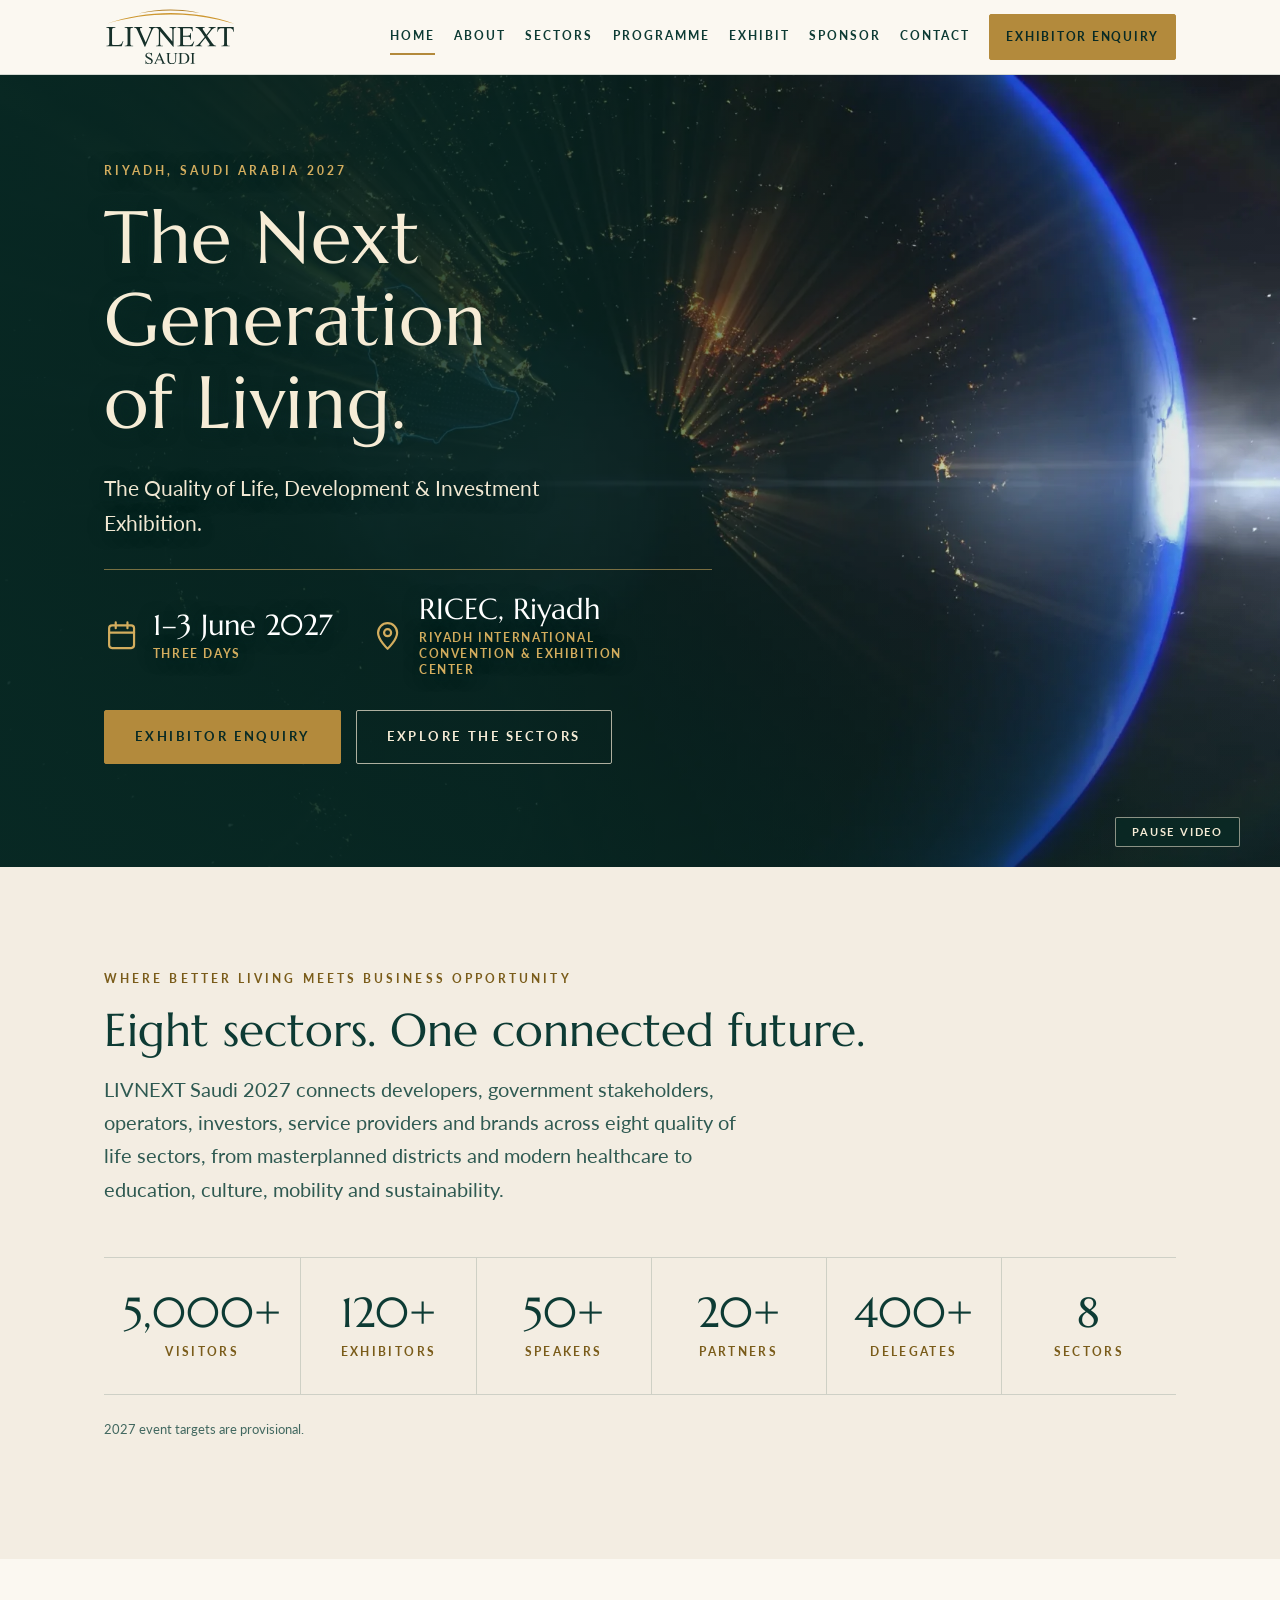
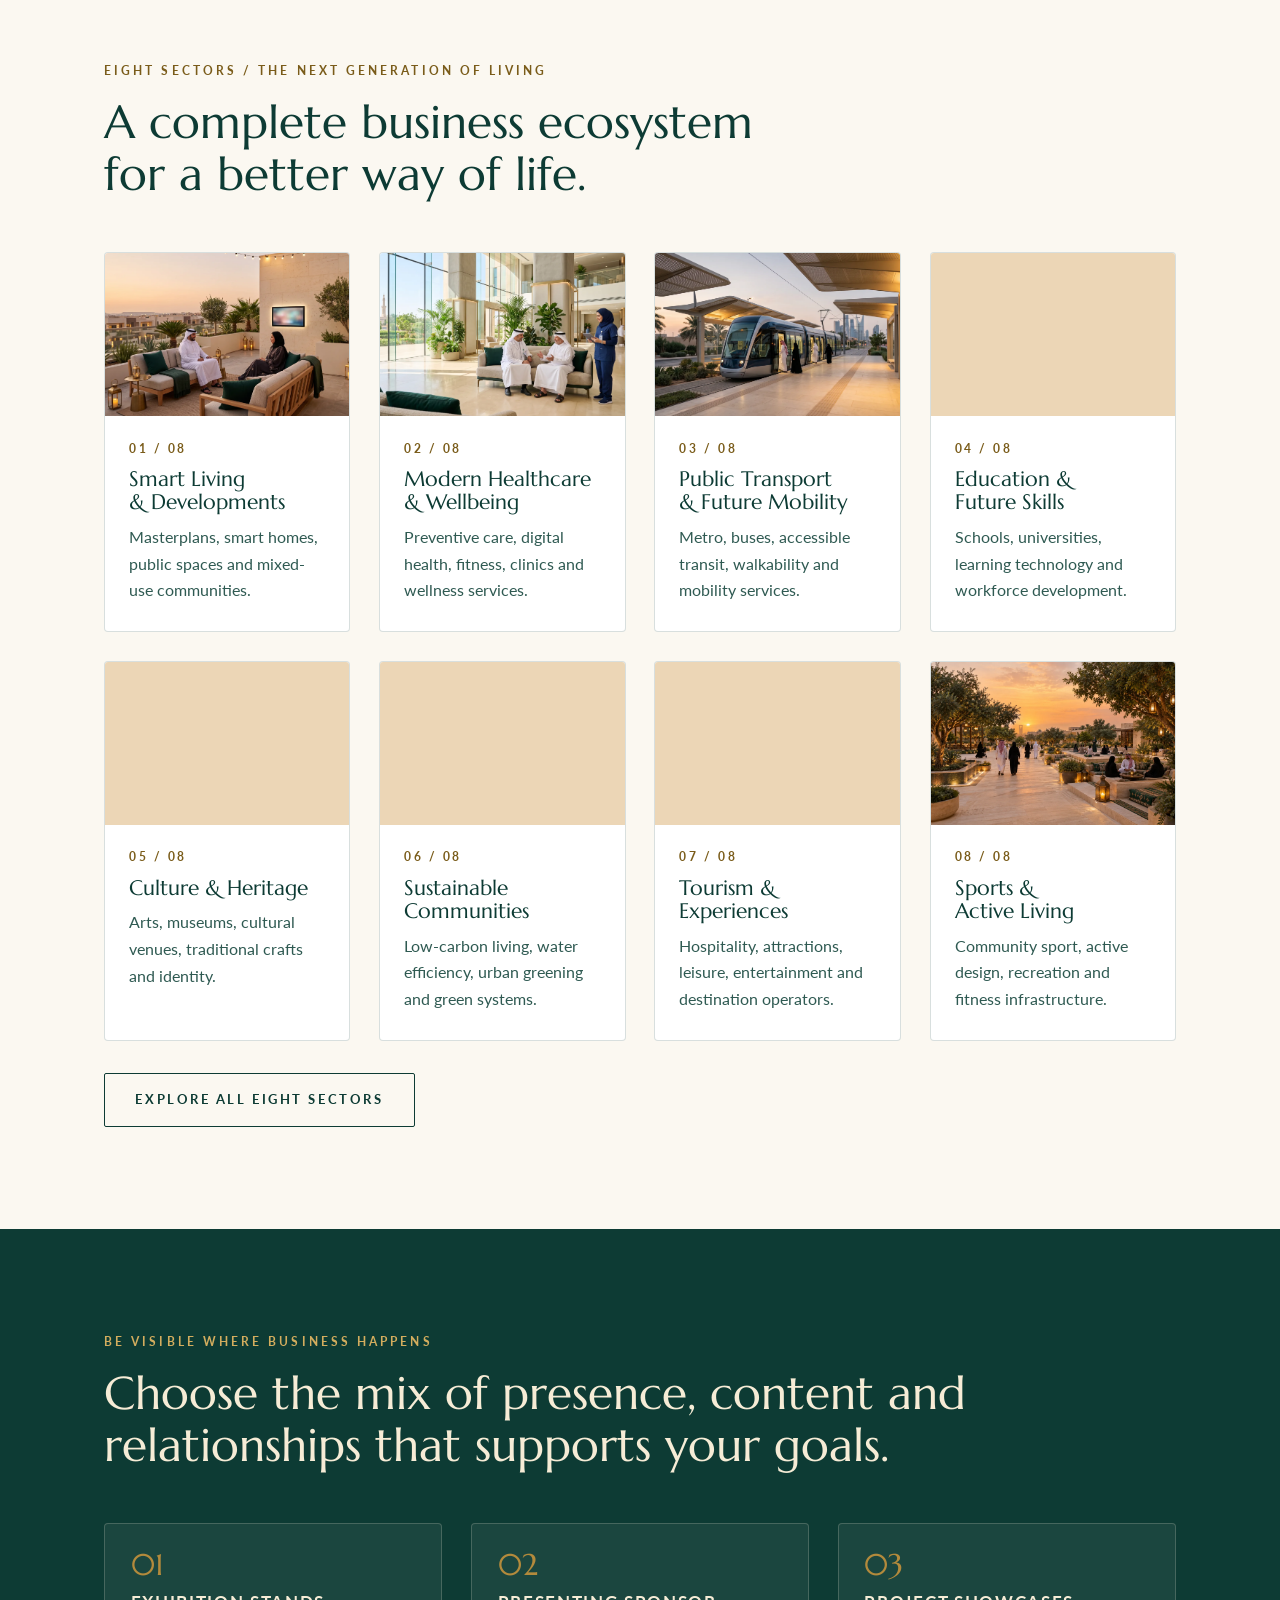
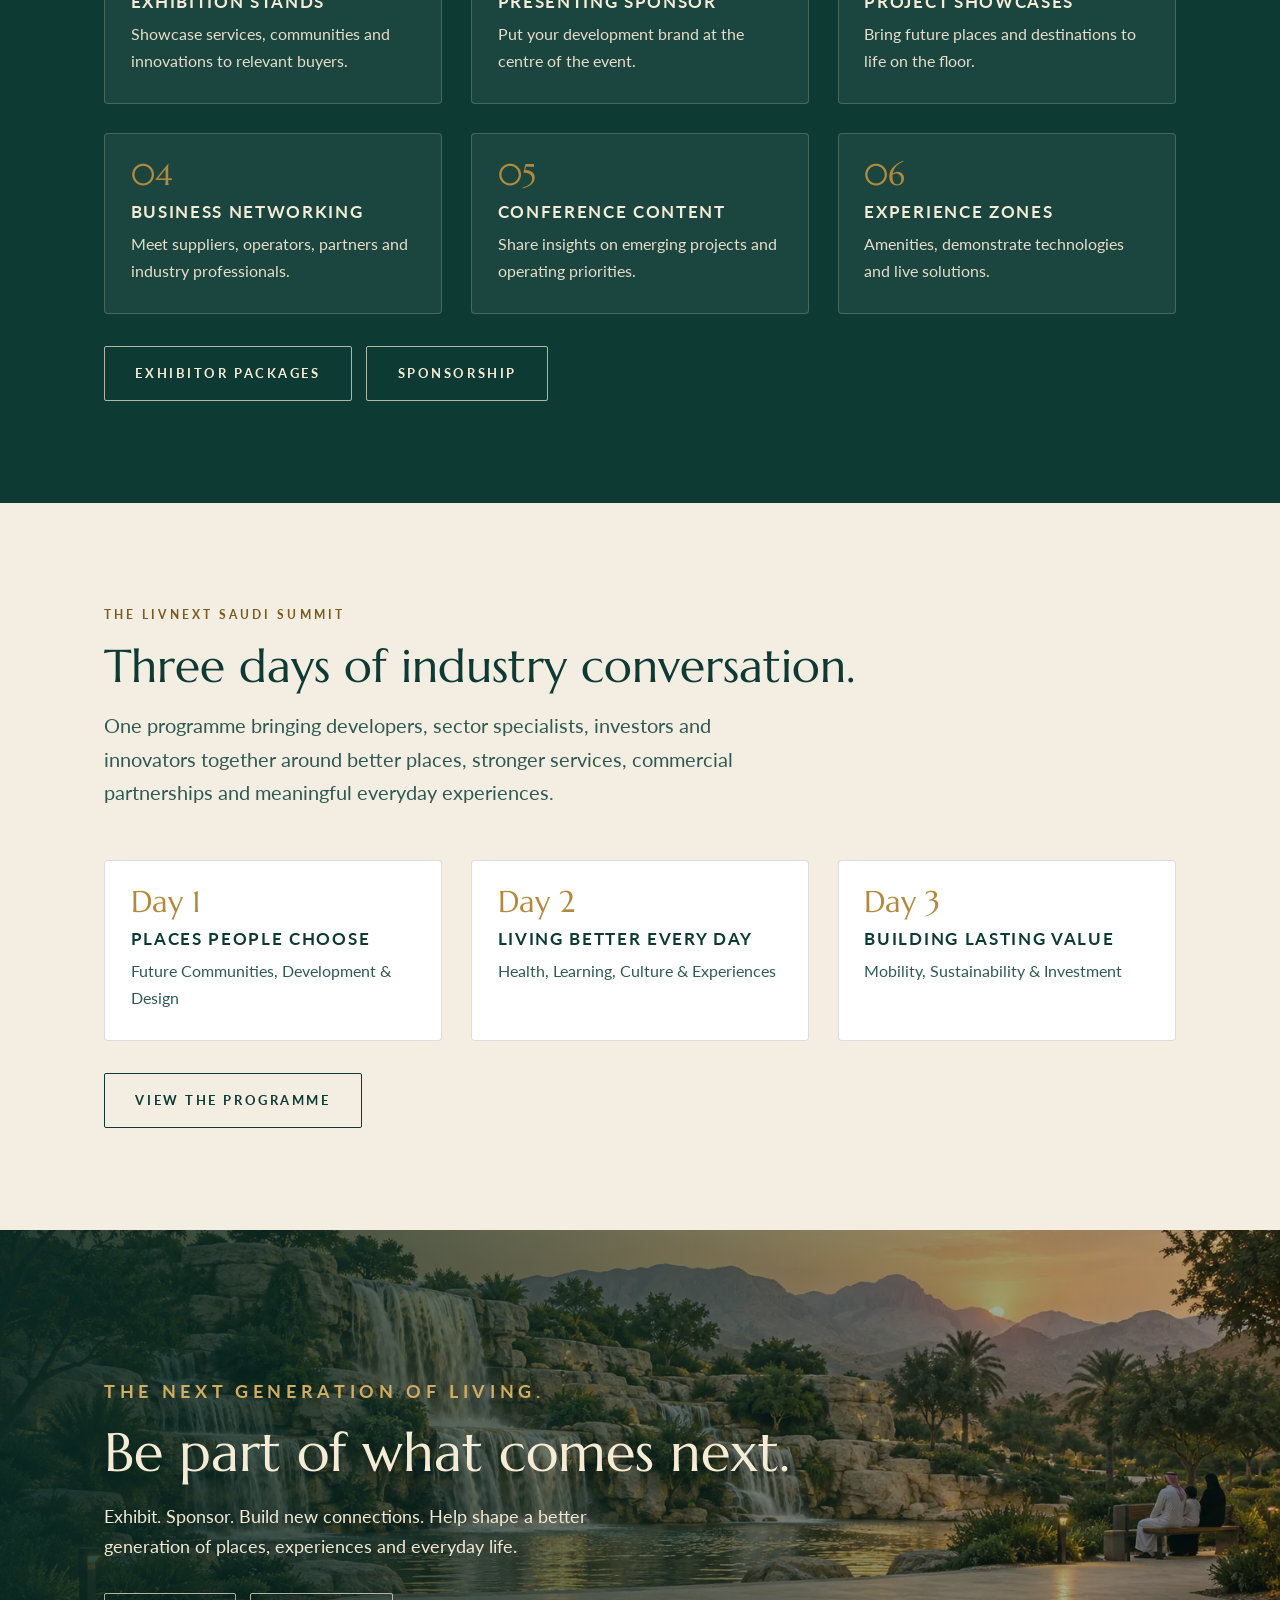
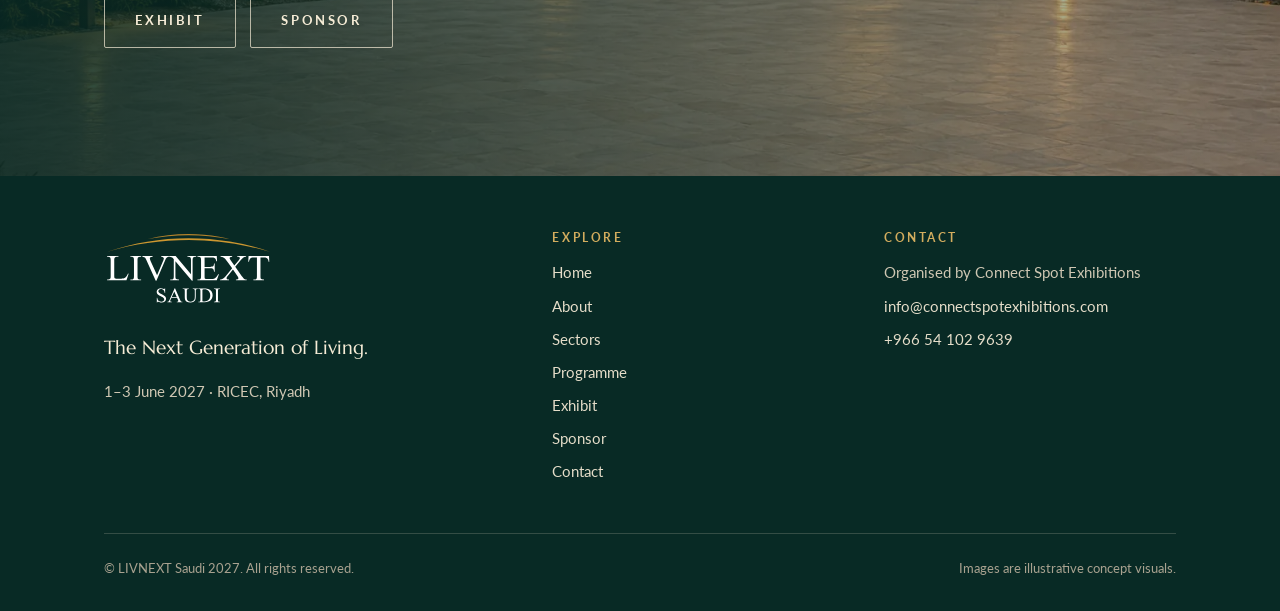
<file: index.html>
<!DOCTYPE html>
<html lang="en">
<head>
<meta charset="UTF-8">
<!-- Google Tag Manager -->
<script>(function(w,d,s,l,i){w[l]=w[l]||[];w[l].push({'gtm.start':new Date().getTime(),event:'gtm.js'});var f=d.getElementsByTagName(s)[0],j=d.createElement(s),dl=l!='dataLayer'?'&l='+l:'';j.async=true;j.src='https://www.googletagmanager.com/gtm.js?id='+i+dl;f.parentNode.insertBefore(j,f);})(window,document,'script','dataLayer','GTM-T8MZG3PP');</script>
<!-- End Google Tag Manager -->
<meta name="viewport" content="width=device-width, initial-scale=1, viewport-fit=cover">
<title>LIVNEXT Saudi 2027 | Exhibition &amp; Summit in Riyadh</title>
<meta name="description" content="LIVNEXT Saudi 2027, the quality of life, development and investment exhibition and summit. 1-3 June 2027, RICEC, Riyadh International Convention & Exhibition Center.">
<meta name="theme-color" content="#0d3b34">
<link rel="canonical" href="https://livnextsaudi.com/">
<meta property="og:site_name" content="LIVNEXT Saudi 2027">
<meta property="og:type" content="website">
<meta property="og:title" content="LIVNEXT Saudi 2027 | Exhibition &amp; Summit in Riyadh">
<meta property="og:description" content="LIVNEXT Saudi 2027, the quality of life, development and investment exhibition and summit. 1-3 June 2027, RICEC, Riyadh International Convention & Exhibition Center.">
<meta property="og:url" content="https://livnextsaudi.com/">
<meta property="og:image" content="https://livnextsaudi.com/assets/img/og.jpg">
<meta name="robots" content="index, follow, max-image-preview:large, max-snippet:-1">
<meta property="og:locale" content="en_US">
<meta property="og:image:width" content="1200">
<meta property="og:image:height" content="630">
<meta property="og:image:alt" content="LIVNEXT Saudi 2027, the exhibition and summit on the next generation of living, Riyadh">
<meta name="twitter:card" content="summary_large_image">
<meta name="twitter:title" content="LIVNEXT Saudi 2027 | Exhibition &amp; Summit in Riyadh">
<meta name="twitter:description" content="LIVNEXT Saudi 2027, the quality of life, development and investment exhibition and summit. 1-3 June 2027, RICEC, Riyadh International Convention & Exhibition Center.">
<meta name="twitter:image" content="https://livnextsaudi.com/assets/img/og.jpg">
<meta name="twitter:image:alt" content="LIVNEXT Saudi 2027, the exhibition and summit on the next generation of living, Riyadh">
<link rel="icon" type="image/svg+xml" href="/assets/img/favicon.svg">
<link rel="preconnect" href="https://fonts.googleapis.com"><link rel="preconnect" href="https://fonts.gstatic.com" crossorigin>
<link href="https://fonts.googleapis.com/css2?family=Lato:wght@400;700&family=Marcellus&display=swap" rel="stylesheet">
<link rel="stylesheet" href="assets/css/style.css">
<script>document.documentElement.className+=' js'</script>
<script type="application/ld+json">{"@context":"https://schema.org","@graph":[{"@type":"Organization","@id":"https://connectspotexhibitions.com/#org","name":"Connect Spot Exhibitions","url":"https://connectspotexhibitions.com","email":"info@connectspotexhibitions.com","address":{"@type":"PostalAddress","addressLocality":"Riyadh","addressCountry":"SA"}},{"@type":"Event","@id":"https://livnextsaudi.com/#event","name":"LIVNEXT Saudi 2027","description":"The Quality of Life, Development & Investment Exhibition: an exhibition and summit connecting developers, government stakeholders, operators, investors, service providers and brands across eight quality of life sectors.","startDate":"2027-06-01","endDate":"2027-06-03","eventStatus":"https://schema.org/EventScheduled","eventAttendanceMode":"https://schema.org/OfflineEventAttendanceMode","location":{"@type":"Place","name":"RICEC, Riyadh International Convention & Exhibition Center","address":{"@type":"PostalAddress","addressLocality":"Riyadh","addressCountry":"SA"}},"image":"https://livnextsaudi.com/assets/img/og.jpg","url":"https://livnextsaudi.com/","organizer":{"@id":"https://connectspotexhibitions.com/#org"}},{"@type":"WebSite","@id":"https://livnextsaudi.com/#website","name":"LIVNEXT Saudi 2027","alternateName":["LIVNEXT Saudi","LIV NEXT Saudi"],"url":"https://livnextsaudi.com/","inLanguage":"en","publisher":{"@id":"https://connectspotexhibitions.com/#org"}}]}</script>
</head>
<body>
<!-- Google Tag Manager (noscript) -->
<noscript><iframe src="https://www.googletagmanager.com/ns.html?id=GTM-T8MZG3PP" height="0" width="0" style="display:none;visibility:hidden"></iframe></noscript>
<!-- End Google Tag Manager (noscript) -->
<a class="skip" href="#main">Skip to content</a>
<header class="site-header">
  <div class="wrap bar">
    <a class="brand" href="/" aria-label="LIVNEXT Saudi, home"><img src="/assets/img/logo.svg" alt="LIVNEXT Saudi" width="530" height="232"></a>
    <a class="btn gold hdr-cta" href="/contact?enquiry=exhibiting#register"><span class="long">Exhibitor Enquiry</span><span class="short">Enquire</span></a>
    <button class="menu-btn" type="button" aria-expanded="false" aria-controls="site-nav" aria-label="Menu"><span></span></button>
    <nav class="nav" id="site-nav" aria-label="Main"><a href="/" aria-current="page">Home</a><a href="/about">About</a><a href="/sectors">Sectors</a><a href="/programme">Programme</a><a href="/exhibit">Exhibit</a><a href="/sponsor">Sponsor</a><a href="/contact">Contact</a><a class="btn gold" href="/contact?enquiry=exhibiting#register">Exhibitor Enquiry</a></nav>
  </div>
</header>
<main id="main">

<section class="hero on-dark">
  <div class="hero-media" aria-hidden="true">
    <img src="assets/video/hero-poster.webp" width="1920" height="1080" alt="" fetchpriority="high" decoding="async">
    <video muted loop playsinline preload="auto" tabindex="-1" data-d="assets/video/hero.mp4" data-m="assets/video/hero-m.mp4"></video>
  </div>
  <button class="hero-toggle" type="button" aria-pressed="false" hidden>Pause video</button>
  <div class="wrap"><div class="inner">
    <p class="eyebrow">Riyadh, Saudi Arabia 2027</p>
    <h1 class="h1">The Next Generation of Living.</h1>
    <p class="sub">The Quality of Life, Development &amp; Investment Exhibition.</p>
    <ul class="facts"><li><svg viewBox="0 0 24 24" aria-hidden="true" focusable="false"><rect x="3.5" y="5" width="17" height="15.5" rx="2"/><path d="M3.5 10h17M8 3v4M16 3v4"/></svg><span><b>1&ndash;3 June 2027</b><small>Three days</small></span></li><li><svg viewBox="0 0 24 24" aria-hidden="true" focusable="false"><path d="M12 21s-6.5-6.1-6.5-11a6.5 6.5 0 0113 0c0 4.9-6.5 11-6.5 11z"/><circle cx="12" cy="10" r="2.4"/></svg><span><b>RICEC, Riyadh</b><small>Riyadh International Convention &amp; Exhibition Center</small></span></li></ul>
    <div class="actions"><a class="btn gold" href="/contact?enquiry=exhibiting#register">Exhibitor Enquiry</a><a class="btn ghost" href="/sectors">Explore the sectors</a></div>
  </div></div>
</section>

<section class="section tint" aria-labelledby="targets">
  <div class="wrap">
    <div class="section-head reveal"><p class="eyebrow">Where better living meets business opportunity</p><h2 class="h2" id="targets">Eight sectors. One connected future.</h2>
    <p class="lead">LIVNEXT Saudi 2027 connects developers, government stakeholders, operators, investors, service providers and brands across eight quality of life sectors, from masterplanned districts and modern healthcare to education, culture, mobility and sustainability.</p></div>
    <div class="stats six reveal"><div class="stat"><b>5,000+</b><span>Visitors</span></div><div class="stat"><b>120+</b><span>Exhibitors</span></div><div class="stat"><b>50+</b><span>Speakers</span></div><div class="stat"><b>20+</b><span>Partners</span></div><div class="stat"><b>400+</b><span>Delegates</span></div><div class="stat"><b>8</b><span>Sectors</span></div></div>
    <p class="note">2027 event targets are provisional.</p>
  </div>
</section>

<section class="section" aria-labelledby="pillars">
  <div class="wrap">
    <div class="section-head reveal"><p class="eyebrow">Eight sectors / The next generation of living</p><h2 class="h2" id="pillars">A complete business ecosystem for a better way of life.</h2></div>
    <div class="grid c4"><a class="card reveal" href="/sectors#smart-living"><div class="pic"><img src="assets/img/sector-smart-living.webp" width="1600" height="893" alt="Two residents talking on a rooftop terrace at dusk, with lanterns, olive trees and a smart display on the wall." loading="lazy" decoding="async"></div><div class="body"><p class="kicker">01 / 08</p><h3>Smart Living &amp; Developments</h3><p>Masterplans, smart homes, public spaces and mixed-use communities.</p></div></a><a class="card reveal" href="/sectors#healthcare"><div class="pic"><img src="assets/img/sector-healthcare.webp" width="1600" height="893" alt="A doctor and a patient talking on a sofa in a bright hospital atrium while a nurse in scrubs looks on." loading="lazy" decoding="async"></div><div class="body"><p class="kicker">02 / 08</p><h3>Modern Healthcare &amp; Wellbeing</h3><p>Preventive care, digital health, fitness, clinics and wellness services.</p></div></a><a class="card reveal" href="/sectors#mobility"><div class="pic"><img src="assets/img/sector-mobility.webp" width="1600" height="893" alt="Passengers boarding a modern tram at a shaded station in Riyadh at dusk." loading="lazy" decoding="async"></div><div class="body"><p class="kicker">03 / 08</p><h3>Public Transport &amp; Future Mobility</h3><p>Metro, buses, accessible transit, walkability and mobility services.</p></div></a><a class="card reveal" href="/sectors#education"><div class="pic"><img src="assets/img/sector-education.webp" width="1536" height="1024" alt="Four students working on laptops around a round table in a bright learning space with tiered seating." loading="lazy" decoding="async"></div><div class="body"><p class="kicker">04 / 08</p><h3>Education &amp; Future Skills</h3><p>Schools, universities, learning technology and workforce development.</p></div></a><a class="card reveal" href="/sectors#culture"><div class="pic"><img src="assets/img/sector-culture.webp" width="1536" height="1024" alt="Guests sharing Arabic coffee on rugs beside a mud-brick fort at dusk, with lanterns and traditional performers behind." loading="lazy" decoding="async"></div><div class="body"><p class="kicker">05 / 08</p><h3>Culture &amp; Heritage</h3><p>Arts, museums, cultural venues, traditional crafts and identity.</p></div></a><a class="card reveal" href="/sectors#sustainability"><div class="pic"><img src="assets/img/sector-sustainability.webp" width="1536" height="1024" alt="Green-roofed buildings with solar canopies beside a stream and native planting, with mountains in the distance." loading="lazy" decoding="async"></div><div class="body"><p class="kicker">06 / 08</p><h3>Sustainable Communities</h3><p>Low-carbon living, water efficiency, urban greening and green systems.</p></div></a><a class="card reveal" href="/sectors#tourism"><div class="pic"><img src="assets/img/feature-living-district.webp" width="1200" height="800" alt="An evening pedestrian district with fountains, shaded seating and families strolling." loading="lazy" decoding="async"></div><div class="body"><p class="kicker">07 / 08</p><h3>Tourism &amp; Experiences</h3><p>Hospitality, attractions, leisure, entertainment and destination operators.</p></div></a><a class="card reveal" href="/sectors#sports"><div class="pic"><img src="assets/img/programme-day2.webp" width="1536" height="1024" alt="A lantern-lit plaza at sunset with people walking and a seated group in a wellness session." loading="lazy" decoding="async"></div><div class="body"><p class="kicker">08 / 08</p><h3>Sports &amp; Active Living</h3><p>Community sport, active design, recreation and fitness infrastructure.</p></div></a></div>
    <div class="actions"><a class="btn line" href="/sectors">Explore all eight sectors</a></div>
  </div>
</section>

<section class="section dark" aria-labelledby="experiences">
  <div class="wrap">
    <div class="section-head reveal"><p class="eyebrow">Be visible where business happens</p><h2 class="h2" id="experiences">Choose the mix of presence, content and relationships that supports your goals.</h2></div>
    <div class="grid c3">
      <div class="card plain reveal"><span class="num">01</span><h3>Exhibition stands</h3><p>Showcase services, communities and innovations to relevant buyers.</p></div>
      <div class="card plain reveal"><span class="num">02</span><h3>Presenting sponsor</h3><p>Put your development brand at the centre of the event.</p></div>
      <div class="card plain reveal"><span class="num">03</span><h3>Project showcases</h3><p>Bring future places and destinations to life on the floor.</p></div>
      <div class="card plain reveal"><span class="num">04</span><h3>Business networking</h3><p>Meet suppliers, operators, partners and industry professionals.</p></div>
      <div class="card plain reveal"><span class="num">05</span><h3>Conference content</h3><p>Share insights on emerging projects and operating priorities.</p></div>
      <div class="card plain reveal"><span class="num">06</span><h3>Experience zones</h3><p>Amenities, demonstrate technologies and live solutions.</p></div>
    </div>
    <div class="actions"><a class="btn ghost" href="/exhibit">Exhibitor packages</a><a class="btn ghost" href="/sponsor">Sponsorship</a></div>
  </div>
</section>

<section class="section tint" aria-labelledby="agenda">
  <div class="wrap">
    <div class="section-head reveal"><p class="eyebrow">The LIVNEXT Saudi Summit</p><h2 class="h2" id="agenda">Three days of industry conversation.</h2>
    <p class="lead">One programme bringing developers, sector specialists, investors and innovators together around better places, stronger services, commercial partnerships and meaningful everyday experiences.</p></div>
    <div class="grid c3">
      <div class="card plain reveal"><span class="num">Day 1</span><h3>Places people choose</h3><p>Future Communities, Development &amp; Design</p></div>
      <div class="card plain reveal"><span class="num">Day 2</span><h3>Living better every day</h3><p>Health, Learning, Culture &amp; Experiences</p></div>
      <div class="card plain reveal"><span class="num">Day 3</span><h3>Building lasting value</h3><p>Mobility, Sustainability &amp; Investment</p></div>
    </div>
    <div class="actions"><a class="btn line" href="/programme">View the programme</a></div>
  </div>
</section>
<section class="band on-dark">
  <img src="assets/img/closing-waterfall.webp" width="1536" height="1024" alt="A waterfall and pool in a landscaped park at sunset, with mountains behind and a family seated on a bench." loading="lazy" decoding="async">
  <div class="wrap reveal"><p class="eyebrow">The Next Generation of Living.</p><h2>Be part of what comes next.</h2><p>Exhibit. Sponsor. Build new connections. Help shape a better generation of places, experiences and everyday life.</p>
  <div class="actions"><a class="btn ghost" href="/exhibit">Exhibit</a><a class="btn ghost" href="/sponsor">Sponsor</a></div></div>
</section>
</main>
<footer class="site-footer">
  <div class="wrap">
    <div class="foot">
      <div>
        <a class="brand" href="/" aria-label="LIVNEXT Saudi, home"><img src="/assets/img/logo-light.svg" alt="LIVNEXT Saudi" width="530" height="232"></a>
        <p class="tagline">The Next Generation of Living.</p>
        <p>1&ndash;3 June 2027 &middot; RICEC, Riyadh</p>
      </div>
      <div><h4>Explore</h4><ul><li><a href="/">Home</a></li><li><a href="/about">About</a></li><li><a href="/sectors">Sectors</a></li><li><a href="/programme">Programme</a></li><li><a href="/exhibit">Exhibit</a></li><li><a href="/sponsor">Sponsor</a></li><li><a href="/contact">Contact</a></li></ul></div>
      <div><h4>Contact</h4><ul>
        <li>Organised by Connect Spot Exhibitions</li>
        <li><a href="mailto:info@connectspotexhibitions.com">info@connectspotexhibitions.com</a></li>
        <li><a href="tel:+966541029639">+966 54 102 9639</a></li>
        </ul></div>
    </div>
    <div class="legal"><span>&copy; LIVNEXT Saudi 2027. All rights reserved.</span><span>Images are illustrative concept visuals.</span></div>
  </div>
</footer>
<script src="assets/js/site.js" defer></script>
</body>
</html>
</file>
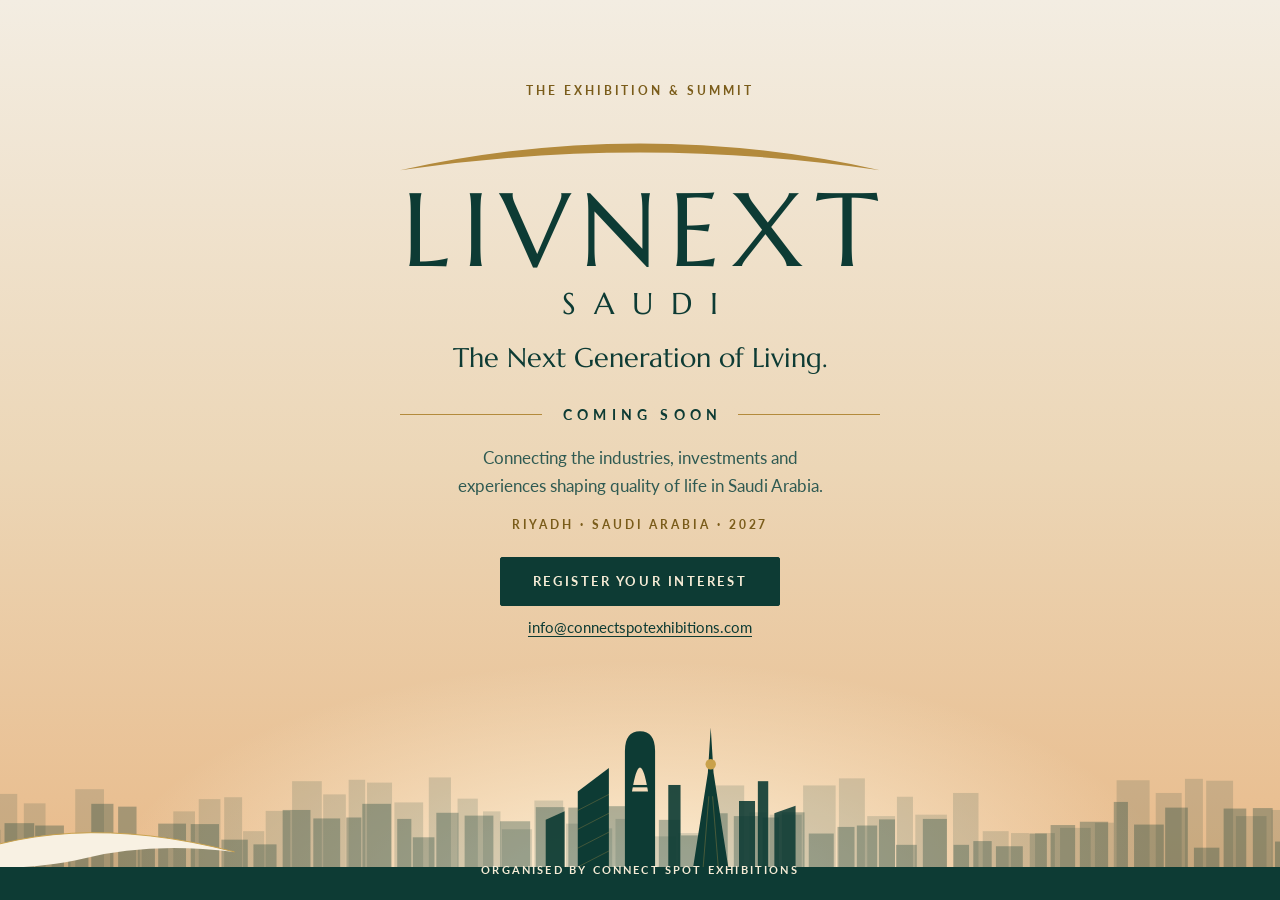
<file: coming-soon/index.html>
<!DOCTYPE html>
<html lang="en">
<head>
<meta charset="UTF-8">
<meta name="robots" content="noindex">
<meta name="viewport" content="width=device-width, initial-scale=1, viewport-fit=cover">
<title>LIV NEXT Saudi 2027</title>
<meta name="description" content="LIV NEXT Saudi 2027: The Next Generation of Living. A new business exhibition and summit in Riyadh, 2027. Coming soon.">
<meta name="theme-color" content="#ecd6b6">
<meta property="og:title" content="LIV NEXT Saudi 2027 - Coming Soon">
<meta property="og:description" content="The Next Generation of Living. Riyadh, 2027.">
<meta property="og:type" content="website">
<link rel="icon" href="data:image/svg+xml,%3Csvg xmlns='http://www.w3.org/2000/svg' viewBox='0 0 64 64'%3E%3Crect width='64' height='64' rx='10' fill='%230d3b34'/%3E%3Cpath d='M8 44Q32 12 56 44Q32 28 8 44Z' fill='%23c9a14a'/%3E%3C/svg%3E">
<link rel="preconnect" href="https://fonts.googleapis.com"><link rel="preconnect" href="https://fonts.gstatic.com" crossorigin><link href="https://fonts.googleapis.com/css2?family=Lato:wght@400;700&family=Marcellus&display=swap" rel="stylesheet">
<style>
  /* Layout: one centred column on a dusk sky, skyline pinned to the foot of the page. */
  :root {
    --sky-top: #f3ede2;
    --sky-mid: #ecd6b6;
    --sky-low: #e8b988;
    --glow: #fff4dc;
    --ink: #0d3b34;
    --ink-soft: #2f5a52;
    --gold: #b38a3c;
    --gold-ink: #7a5c1a;
    --cream: #f6ecd6;
    --font-display: 'Marcellus', 'Cormorant Garamond', Georgia, serif;
    --font-body: 'Lato', 'Helvetica Neue', Arial, sans-serif;
  }
  *, *::before, *::after { box-sizing: border-box; }
  html, body { height: 100%; }
  body {
    margin: 0;
    background: var(--sky-low);
    background: linear-gradient(180deg, var(--sky-top) 0%, var(--sky-mid) 52%, var(--sky-low) 100%);
    color: var(--ink);
    font-family: var(--font-body);
    -webkit-font-smoothing: antialiased;
  }
  .page {
    position: relative;
    min-height: 100%;
    min-height: 100svh;
    display: grid;
    grid-template-rows: 1fr auto;
    overflow: hidden;
    padding-left: max(16px, env(safe-area-inset-left, 0px));
    padding-right: max(16px, env(safe-area-inset-right, 0px));
    background: radial-gradient(ellipse 60% 38% at 50% 100%, var(--glow) 0%, rgba(255,244,220,0) 70%);
  }
  .content {
    align-self: center;
    justify-self: center;
    width: 100%;
    max-width: 46rem;
    padding-block: clamp(1.25rem, 5vh, 4rem) clamp(1rem, 3vh, 2.5rem);
    text-align: center;
    display: flex;
    flex-direction: column;
    align-items: center;
  }
  .eyebrow {
    margin: 0 0 clamp(.9rem, 3vh, 2.2rem);
    font-size: .72rem;
    font-weight: 700;
    letter-spacing: .26em;
    text-transform: uppercase;
    color: var(--gold-ink);
  }
  .arc { display: block; width: min(86%, 30rem); height: auto; margin-bottom: .35rem; }
  h1 { margin: 0; font-weight: 400; line-height: 1; }
  .wordmark {
    display: block;
    font-family: var(--font-display);
    font-size: clamp(2.5rem, min(12.5vw, 11.5vh), 6.6rem);
    letter-spacing: .11em;
    padding-left: .11em;
    color: var(--ink);
  }
  .saudi {
    display: block;
    margin-top: .4rem;
    font-family: var(--font-display);
    font-size: clamp(1rem, min(3.6vw, 3.4vh), 1.9rem);
    letter-spacing: .6em;
    padding-left: .6em;
    color: var(--ink);
  }
  .tagline {
    margin: clamp(.8rem, 2.4vh, 1.8rem) 0 0;
    font-family: var(--font-display);
    font-size: clamp(1.1rem, min(3.2vw, 3.6vh), 1.7rem);
    color: var(--ink);
    text-wrap: balance;
  }
  .soon {
    display: flex;
    align-items: center;
    gap: 1rem;
    width: 100%;
    max-width: 30rem;
    margin: clamp(1.1rem, 3.4vh, 2.6rem) 0 clamp(.8rem, 2.4vh, 1.6rem);
    font-size: .86rem;
    font-weight: 700;
    letter-spacing: .38em;
    text-transform: uppercase;
    color: var(--ink);
  }
  .soon::before, .soon::after { content: ""; flex: 1; height: 1px; background: var(--gold); }
  .soon span { padding-left: .38em; white-space: nowrap; }
  .lede {
    margin: 0;
    max-width: 30rem;
    font-size: clamp(.98rem, 2.2vw, 1.08rem);
    line-height: 1.6;
    color: var(--ink-soft);
    text-wrap: balance;
  }
  .where {
    margin: clamp(.8rem, 2.2vh, 1.1rem) 0 0;
    font-size: .76rem;
    font-weight: 700;
    letter-spacing: .24em;
    text-transform: uppercase;
    color: var(--gold-ink);
  }
  .cta { margin-top: clamp(1rem, 2.8vh, 2rem); display: flex; flex-direction: column; align-items: center; gap: .8rem; }
  .button {
    display: inline-block;
    padding: .95rem 2rem;
    background: var(--ink);
    color: var(--cream);
    border: 1px solid var(--ink);
    border-radius: 2px;
    font-size: .8rem;
    font-weight: 700;
    letter-spacing: .2em;
    text-transform: uppercase;
    text-decoration: none;
    transition: background-color .2s, color .2s;
  }
  .button:hover { background: var(--gold); border-color: var(--gold); color: var(--ink); }
  .button:focus-visible, .mail:focus-visible { outline: 3px solid var(--gold); outline-offset: 3px; }
  .mail { font-size: .92rem; color: var(--ink); text-underline-offset: 3px; overflow-wrap: anywhere; user-select: all; }
  .stage { position: relative; line-height: 0; margin-inline: calc(-1 * max(16px, env(safe-area-inset-left, 0px))) ; }
  .skyline { display: block; width: 100%; height: clamp(120px, 22vh, 300px); }
  .foot {
    position: absolute;
    left: 0; right: 0; bottom: 12px;
    padding-inline: 16px;
    text-align: center;
    line-height: 1.3;
    font-size: .68rem;
    font-weight: 700;
    letter-spacing: .2em;
    text-transform: uppercase;
    color: var(--cream);
  }
  @media (max-width: 480px) {
    .soon { gap: .7rem; letter-spacing: .3em; font-size: .78rem; }
    .saudi { letter-spacing: .5em; padding-left: .5em; }
  }
</style>
</head>
<body>
<main class="page">
  <section class="content">
    <p class="eyebrow">The Exhibition &amp; Summit</p>
    <svg class="arc" viewBox="0 0 520 54" aria-hidden="true" focusable="false"><path d="M0 50Q260 -8 520 50Q260 12 0 50Z" fill="#b38a3c"/></svg>
    <h1><span class="wordmark">LIVNEXT</span><span class="saudi">SAUDI</span></h1>
    <p class="tagline">The Next Generation of Living.</p>
    <div class="soon" role="text"><span>Coming Soon</span></div>
    <p class="lede">Connecting the industries, investments and experiences shaping quality of life in Saudi Arabia.</p>
    <p class="where">Riyadh &middot; Saudi Arabia &middot; 2027</p>
    <div class="cta">
      <a class="button" href="mailto:info@connectspotexhibitions.com?subject=LIV%20NEXT%20Saudi%202027%20-%20Register%20my%20interest">Register your interest</a>
      <a class="mail" href="mailto:info@connectspotexhibitions.com">info@connectspotexhibitions.com</a>
    </div>
  </section>
  <div class="stage">
    <svg class="skyline" viewBox="-2400 0 6400 420" preserveAspectRatio="xMidYMax slice" aria-hidden="true" focusable="false">
<g fill="#0d3b34" opacity="0.14"><rect x="-2400" y="220" width="64" height="190"/><rect x="-2330" y="272" width="46" height="138"/><rect x="-2281" y="205" width="50" height="205"/><rect x="-2225" y="187" width="57" height="223"/><rect x="-2164" y="229" width="49" height="181"/><rect x="-2106" y="270" width="38" height="140"/><rect x="-2057" y="184" width="61" height="226"/><rect x="-1983" y="178" width="37" height="232"/><rect x="-1939" y="168" width="34" height="242"/><rect x="-1899" y="204" width="42" height="206"/><rect x="-1846" y="254" width="48" height="156"/><rect x="-1795" y="213" width="59" height="197"/><rect x="-1723" y="269" width="36" height="141"/><rect x="-1683" y="252" width="63" height="158"/><rect x="-1614" y="277" width="68" height="133"/><rect x="-1542" y="175" width="34" height="235"/><rect x="-1494" y="202" width="43" height="208"/><rect x="-1440" y="184" width="70" height="226"/><rect x="-1367" y="178" width="53" height="232"/><rect x="-1305" y="287" width="56" height="123"/><rect x="-1242" y="223" width="44" height="187"/><rect x="-1194" y="199" width="64" height="211"/><rect x="-1120" y="227" width="37" height="183"/><rect x="-1079" y="165" width="47" height="245"/><rect x="-1022" y="205" width="39" height="205"/><rect x="-976" y="190" width="37" height="220"/><rect x="-932" y="213" width="41" height="197"/><rect x="-885" y="269" width="69" height="141"/><rect x="-810" y="172" width="63" height="238"/><rect x="-741" y="260" width="66" height="150"/><rect x="-664" y="218" width="35" height="192"/><rect x="-624" y="260" width="64" height="150"/><rect x="-558" y="195" width="37" height="215"/><rect x="-507" y="215" width="46" height="195"/><rect x="-448" y="282" width="40" height="128"/><rect x="-398" y="185" width="61" height="225"/><rect x="-324" y="290" width="63" height="120"/><rect x="-257" y="287" width="56" height="123"/><rect x="-190" y="232" width="46" height="178"/><rect x="-136" y="206" width="46" height="204"/><rect x="-82" y="202" width="38" height="208"/><rect x="-42" y="274" width="45" height="136"/><rect x="6" y="231" width="52" height="179"/><rect x="62" y="168" width="63" height="242"/><rect x="128" y="196" width="48" height="214"/><rect x="182" y="165" width="35" height="245"/><rect x="221" y="171" width="53" height="239"/><rect x="279" y="213" width="61" height="197"/><rect x="352" y="160" width="47" height="250"/><rect x="413" y="205" width="43" height="205"/><rect x="467" y="232" width="37" height="178"/><rect x="507" y="270" width="64" height="140"/><rect x="576" y="209" width="61" height="201"/><rect x="643" y="258" width="36" height="152"/><rect x="682" y="268" width="59" height="142"/><rect x="748" y="248" width="47" height="162"/><rect x="809" y="285" width="68" height="125"/><rect x="881" y="278" width="62" height="132"/><rect x="954" y="177" width="67" height="233"/><rect x="1032" y="234" width="37" height="176"/><rect x="1075" y="239" width="68" height="171"/><rect x="1146" y="177" width="69" height="233"/><rect x="1222" y="162" width="55" height="248"/><rect x="1282" y="242" width="59" height="168"/><rect x="1345" y="201" width="34" height="209"/><rect x="1384" y="239" width="67" height="171"/><rect x="1464" y="193" width="54" height="217"/><rect x="1527" y="274" width="55" height="136"/><rect x="1587" y="278" width="38" height="132"/><rect x="1638" y="278" width="42" height="132"/><rect x="1691" y="267" width="65" height="143"/><rect x="1765" y="256" width="40" height="154"/><rect x="1811" y="166" width="70" height="244"/><rect x="1894" y="193" width="55" height="217"/><rect x="1956" y="163" width="38" height="247"/><rect x="2001" y="167" width="57" height="243"/><rect x="2064" y="242" width="65" height="168"/><rect x="2140" y="229" width="48" height="181"/><rect x="2193" y="263" width="56" height="147"/><rect x="2255" y="248" width="52" height="162"/><rect x="2321" y="165" width="59" height="245"/><rect x="2386" y="223" width="60" height="187"/><rect x="2448" y="262" width="45" height="148"/><rect x="2503" y="280" width="63" height="130"/><rect x="2580" y="176" width="37" height="234"/><rect x="2622" y="265" width="50" height="145"/><rect x="2675" y="228" width="43" height="182"/><rect x="2724" y="180" width="69" height="230"/><rect x="2804" y="220" width="50" height="190"/><rect x="2864" y="246" width="36" height="164"/><rect x="2912" y="174" width="37" height="236"/><rect x="2962" y="269" width="41" height="141"/><rect x="3017" y="204" width="49" height="206"/><rect x="3078" y="262" width="43" height="148"/><rect x="3134" y="232" width="35" height="178"/><rect x="3171" y="225" width="68" height="185"/><rect x="3248" y="290" width="55" height="120"/><rect x="3311" y="285" width="39" height="125"/><rect x="3357" y="266" width="52" height="144"/><rect x="3412" y="252" width="45" height="158"/><rect x="3461" y="217" width="35" height="193"/><rect x="3505" y="195" width="36" height="215"/><rect x="3554" y="164" width="41" height="246"/><rect x="3607" y="206" width="43" height="204"/><rect x="3659" y="219" width="55" height="191"/><rect x="3727" y="205" width="46" height="205"/><rect x="3779" y="185" width="46" height="225"/><rect x="3835" y="256" width="63" height="154"/><rect x="3901" y="179" width="61" height="231"/><rect x="3970" y="203" width="58" height="207"/></g>
<g fill="#0d3b34" opacity="0.3"><rect x="-2400" y="290" width="57" height="120"/><rect x="-2340" y="293" width="37" height="117"/><rect x="-2291" y="211" width="57" height="199"/><rect x="-2229" y="274" width="39" height="136"/><rect x="-2181" y="218" width="62" height="192"/><rect x="-2111" y="215" width="51" height="195"/><rect x="-2056" y="268" width="47" height="142"/><rect x="-2006" y="301" width="36" height="109"/><rect x="-1961" y="257" width="40" height="153"/><rect x="-1919" y="239" width="63" height="171"/><rect x="-1854" y="228" width="30" height="182"/><rect x="-1812" y="278" width="41" height="132"/><rect x="-1761" y="308" width="61" height="102"/><rect x="-1694" y="295" width="60" height="115"/><rect x="-1625" y="242" width="56" height="168"/><rect x="-1561" y="269" width="54" height="141"/><rect x="-1500" y="310" width="45" height="100"/><rect x="-1442" y="309" width="46" height="101"/><rect x="-1384" y="308" width="58" height="102"/><rect x="-1318" y="211" width="40" height="199"/><rect x="-1266" y="262" width="62" height="148"/><rect x="-1202" y="218" width="44" height="192"/><rect x="-1146" y="257" width="64" height="153"/><rect x="-1072" y="246" width="32" height="164"/><rect x="-1030" y="286" width="47" height="124"/><rect x="-972" y="294" width="38" height="116"/><rect x="-924" y="286" width="61" height="124"/><rect x="-861" y="240" width="61" height="170"/><rect x="-791" y="286" width="61" height="124"/><rect x="-727" y="290" width="54" height="120"/><rect x="-668" y="218" width="60" height="192"/><rect x="-602" y="271" width="45" height="139"/><rect x="-548" y="257" width="63" height="153"/><rect x="-483" y="262" width="61" height="148"/><rect x="-413" y="298" width="43" height="112"/><rect x="-364" y="216" width="47" height="194"/><rect x="-307" y="222" width="39" height="188"/><rect x="-266" y="296" width="37" height="114"/><rect x="-222" y="258" width="59" height="152"/><rect x="-153" y="259" width="60" height="151"/><rect x="-88" y="292" width="56" height="118"/><rect x="-20" y="302" width="49" height="108"/><rect x="42" y="229" width="59" height="181"/><rect x="107" y="247" width="57" height="163"/><rect x="177" y="245" width="32" height="165"/><rect x="211" y="216" width="61" height="194"/><rect x="285" y="248" width="30" height="162"/><rect x="318" y="287" width="46" height="123"/><rect x="368" y="235" width="47" height="175"/><rect x="428" y="241" width="61" height="169"/><rect x="503" y="253" width="64" height="157"/><rect x="579" y="223" width="61" height="187"/><rect x="648" y="224" width="57" height="186"/><rect x="716" y="221" width="64" height="189"/><rect x="792" y="252" width="36" height="158"/><rect x="840" y="250" width="45" height="160"/><rect x="887" y="283" width="56" height="127"/><rect x="954" y="236" width="32" height="174"/><rect x="999" y="242" width="54" height="168"/><rect x="1060" y="245" width="35" height="165"/><rect x="1101" y="234" width="48" height="176"/><rect x="1158" y="279" width="53" height="131"/><rect x="1219" y="265" width="36" height="145"/><rect x="1260" y="262" width="43" height="148"/><rect x="1307" y="249" width="34" height="161"/><rect x="1343" y="303" width="44" height="107"/><rect x="1400" y="248" width="51" height="162"/><rect x="1465" y="303" width="33" height="107"/><rect x="1507" y="295" width="39" height="115"/><rect x="1555" y="306" width="57" height="104"/><rect x="1626" y="279" width="37" height="131"/><rect x="1671" y="261" width="52" height="149"/><rect x="1733" y="254" width="60" height="156"/><rect x="1805" y="212" width="30" height="198"/><rect x="1848" y="260" width="63" height="150"/><rect x="1914" y="224" width="48" height="186"/><rect x="1975" y="309" width="54" height="101"/><rect x="2038" y="226" width="48" height="184"/><rect x="2100" y="225" width="42" height="185"/><rect x="2147" y="296" width="50" height="114"/><rect x="2207" y="217" width="61" height="193"/><rect x="2271" y="301" width="51" height="109"/><rect x="2325" y="251" width="56" height="159"/><rect x="2390" y="289" width="42" height="121"/><rect x="2436" y="225" width="34" height="185"/><rect x="2483" y="310" width="44" height="100"/><rect x="2531" y="212" width="44" height="198"/><rect x="2581" y="230" width="63" height="180"/><rect x="2655" y="211" width="63" height="199"/><rect x="2722" y="267" width="42" height="143"/><rect x="2767" y="302" width="36" height="108"/><rect x="2809" y="301" width="39" height="109"/><rect x="2851" y="216" width="41" height="194"/><rect x="2904" y="246" width="41" height="164"/><rect x="2950" y="238" width="49" height="172"/><rect x="3001" y="301" width="51" height="109"/><rect x="3056" y="308" width="36" height="102"/><rect x="3102" y="281" width="41" height="129"/><rect x="3145" y="307" width="48" height="103"/><rect x="3196" y="269" width="33" height="141"/><rect x="3241" y="262" width="48" height="148"/><rect x="3297" y="249" width="39" height="161"/><rect x="3350" y="257" width="53" height="153"/><rect x="3411" y="259" width="47" height="151"/><rect x="3470" y="280" width="54" height="130"/><rect x="3532" y="309" width="33" height="101"/><rect x="3574" y="280" width="46" height="130"/><rect x="3631" y="287" width="38" height="123"/><rect x="3680" y="248" width="37" height="162"/><rect x="3730" y="215" width="41" height="195"/><rect x="3784" y="265" width="34" height="145"/><rect x="3832" y="309" width="51" height="101"/><rect x="3897" y="275" width="58" height="135"/><rect x="3958" y="253" width="63" height="157"/></g>

<rect x="860" y="176" width="26" height="230" fill="#0d3b34" opacity=".9"/>
<rect x="1010" y="210" width="34" height="200" fill="#0d3b34" opacity=".88"/>
<rect x="1050" y="168" width="22" height="240" fill="#0d3b34" opacity=".9"/>
<path d="M600 400V250L640 232V400Z" fill="#0d3b34" opacity=".9"/>
<path d="M1085 400V236L1130 220V400Z" fill="#0d3b34" opacity=".88"/>

<path fill="#0d3b34" d="M668 400V190L734 140V400Z"/>
<path d="M668 230L734 196M668 270L734 236M668 310L734 276M668 350L734 316" stroke="#c9a14a" stroke-width="1.2" opacity=".5" fill="none"/>

<path fill="#0d3b34" fill-rule="evenodd" d="M768 400V104Q768 62 800 62Q832 62 832 104V400Z M783 190Q800 88 817 190Z"/>
<rect x="783" y="176" width="34" height="5" fill="#0d3b34"/>

<path fill="#0d3b34" d="M905 400L944 150L950 54L956 150L995 400Z"/>
<circle cx="950" cy="132" r="11" fill="#c9a14a"/>
<path d="M930 400L946 200M970 400L954 200" stroke="#c9a14a" stroke-width="1.2" opacity=".55" fill="none"/>


<g transform="translate(-620 0)">
<path d="M-80 352Q190 222 560 318Q380 296 240 332Q120 360 -80 352Z" fill="#f8f1e3"/>
<path d="M-80 352Q190 222 560 318" stroke="#c9a14a" stroke-width="2" fill="none"/>
</g>

<rect x="-2400" y="350" width="6400" height="80" fill="#0d3b34"/>
</svg>
    <p class="foot">Organised by Connect Spot Exhibitions</p>
  </div>
</main>
</body>
</html>
</file>
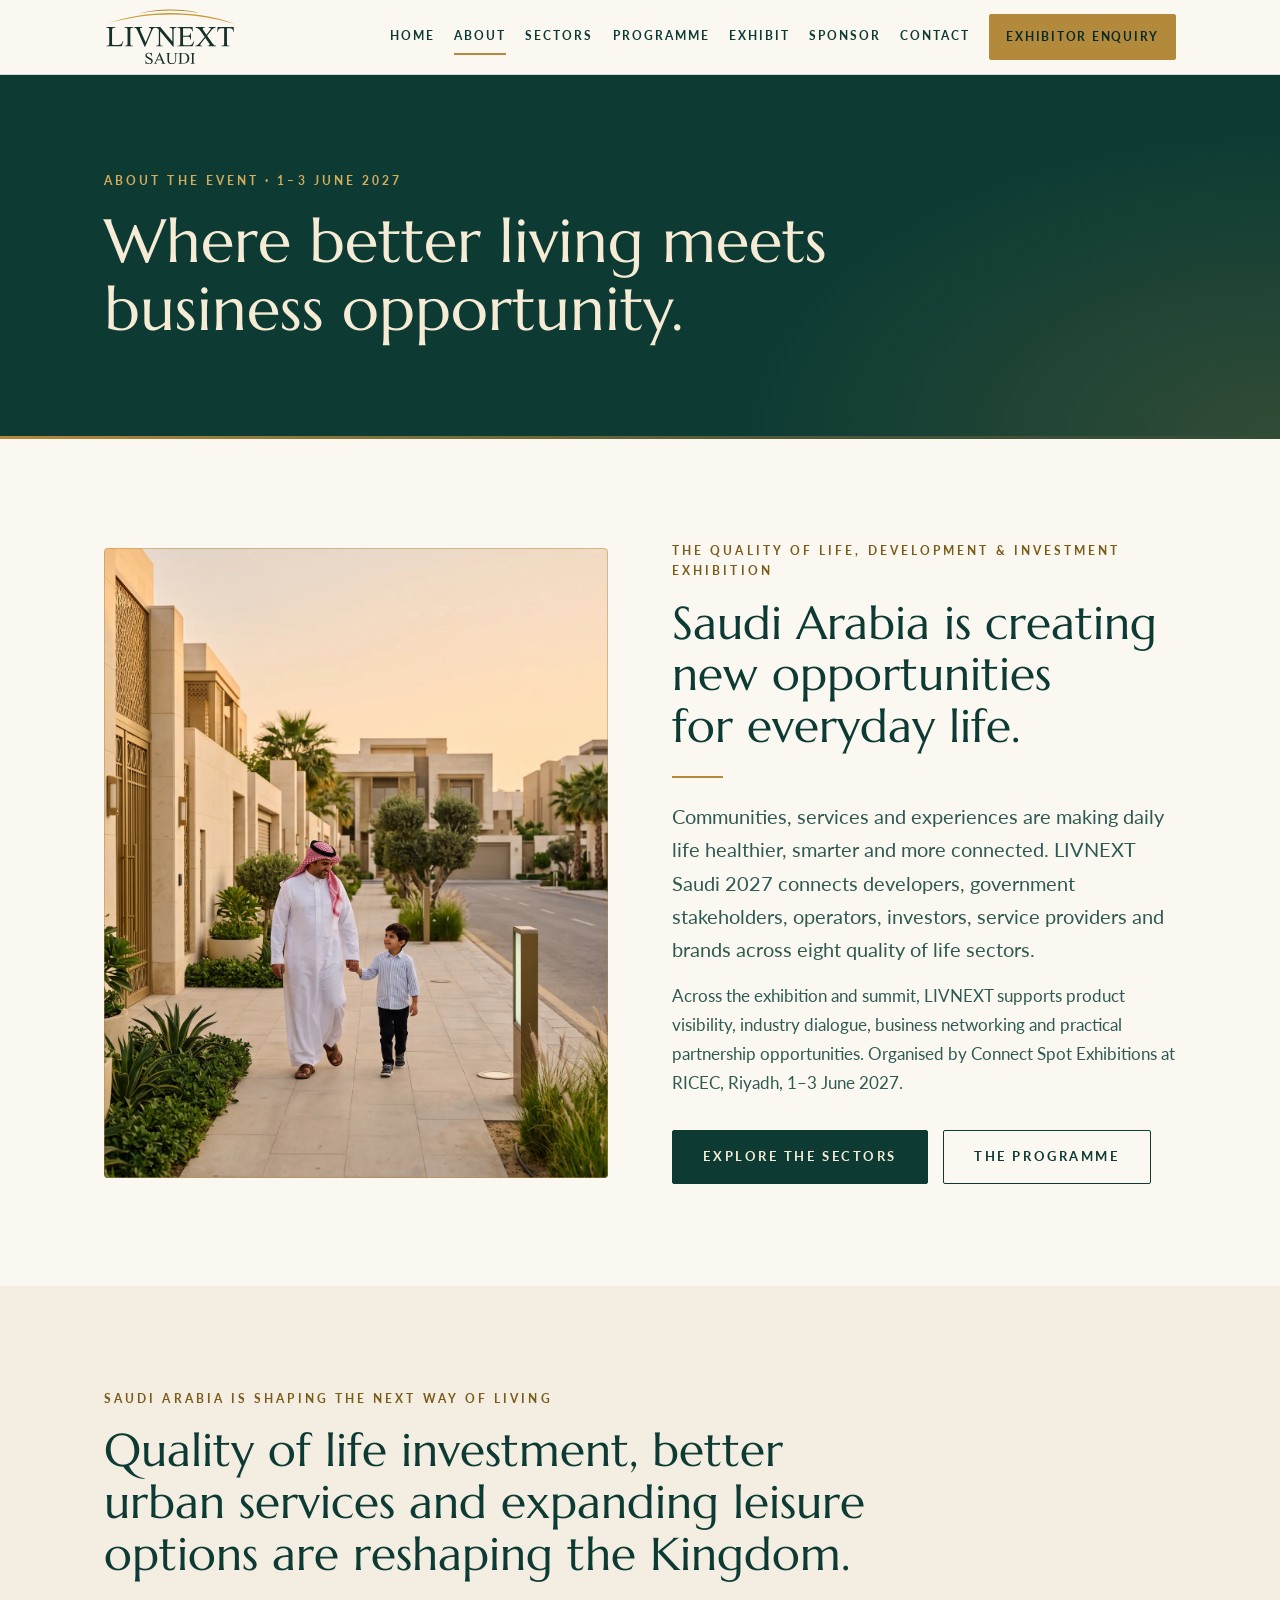
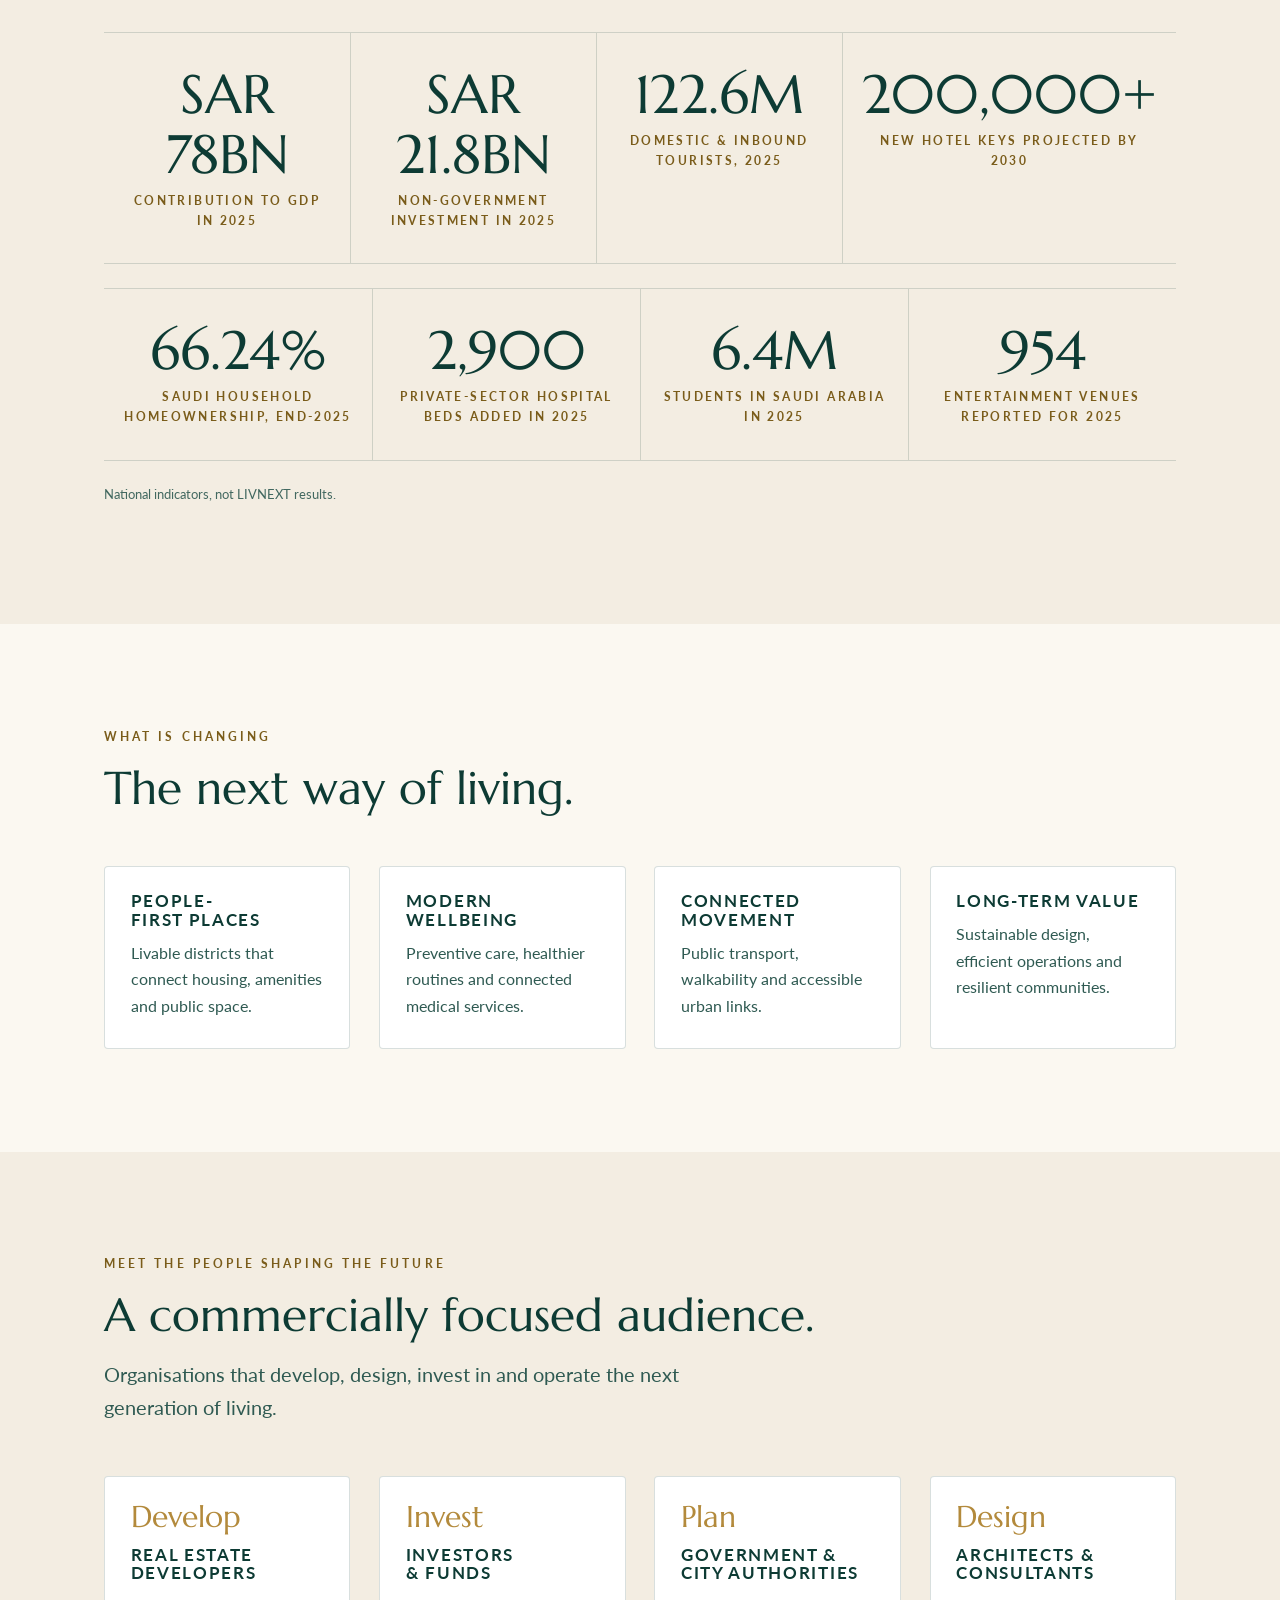
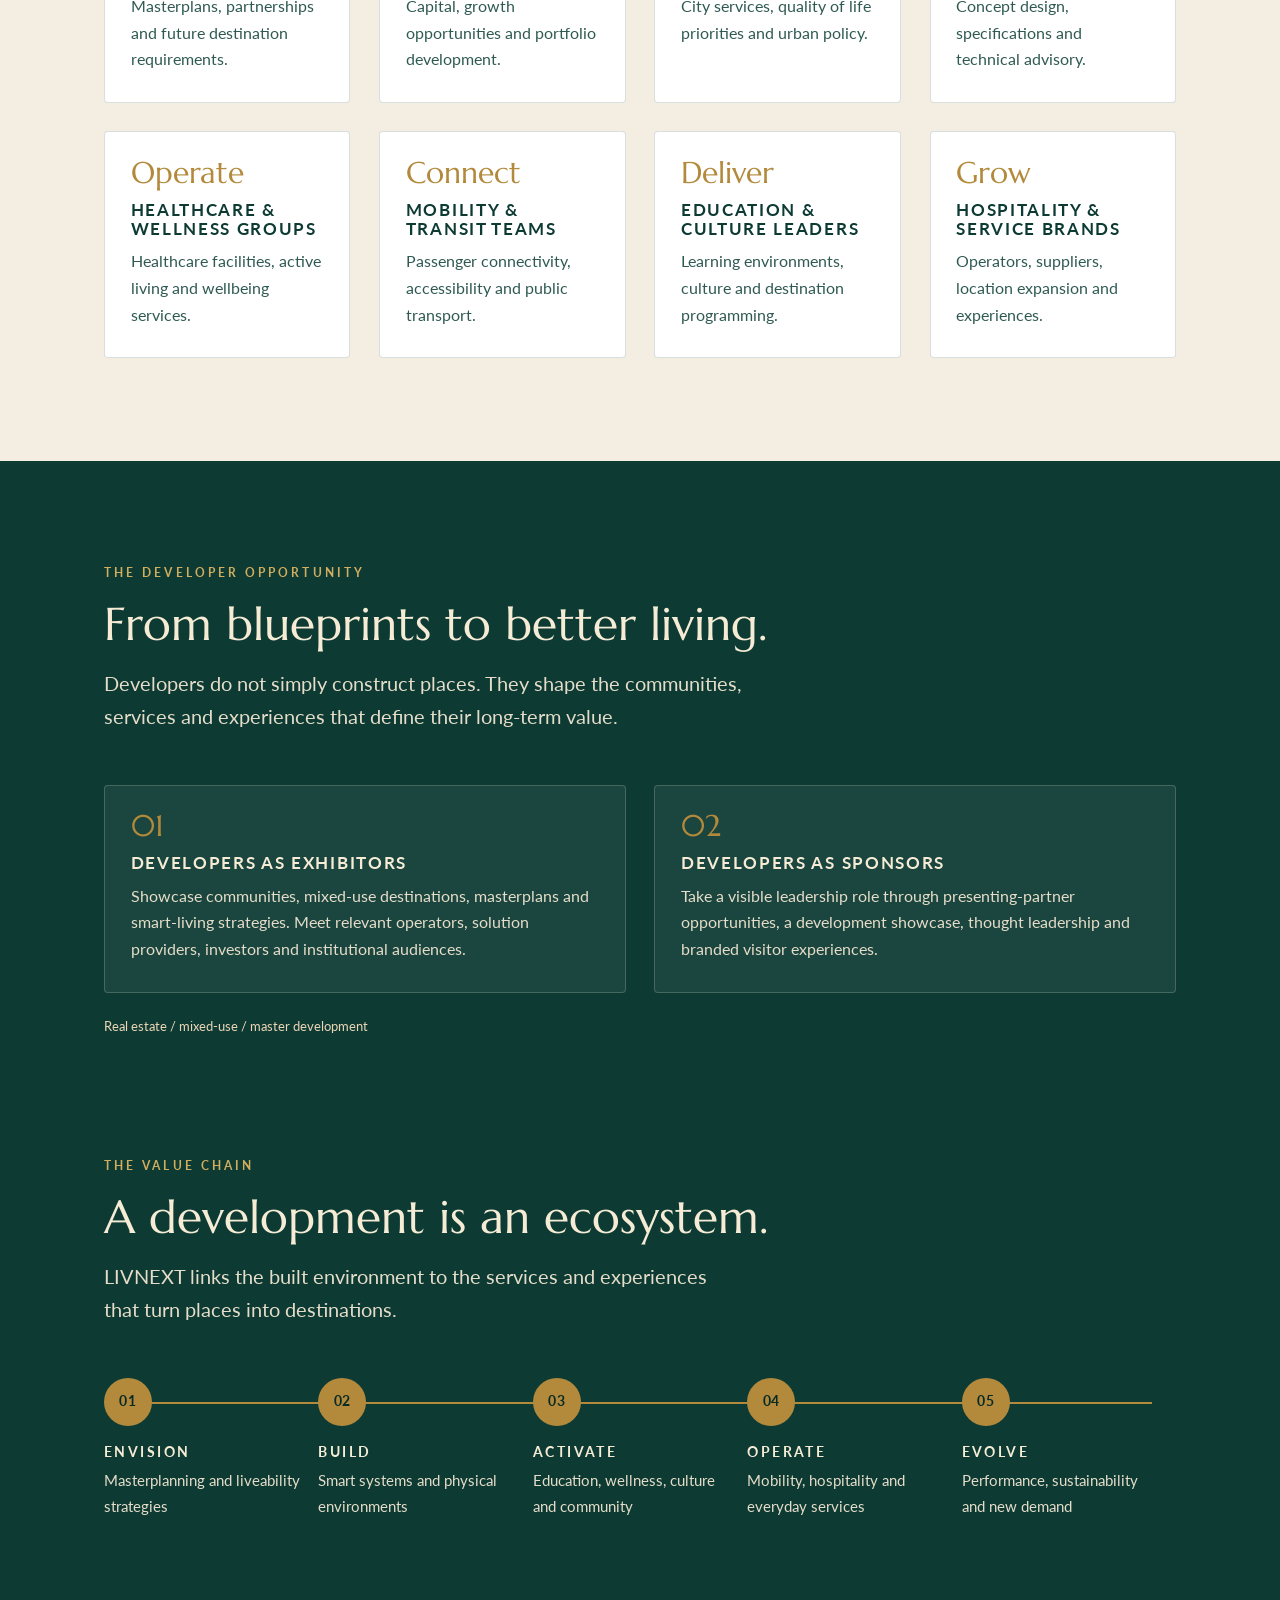
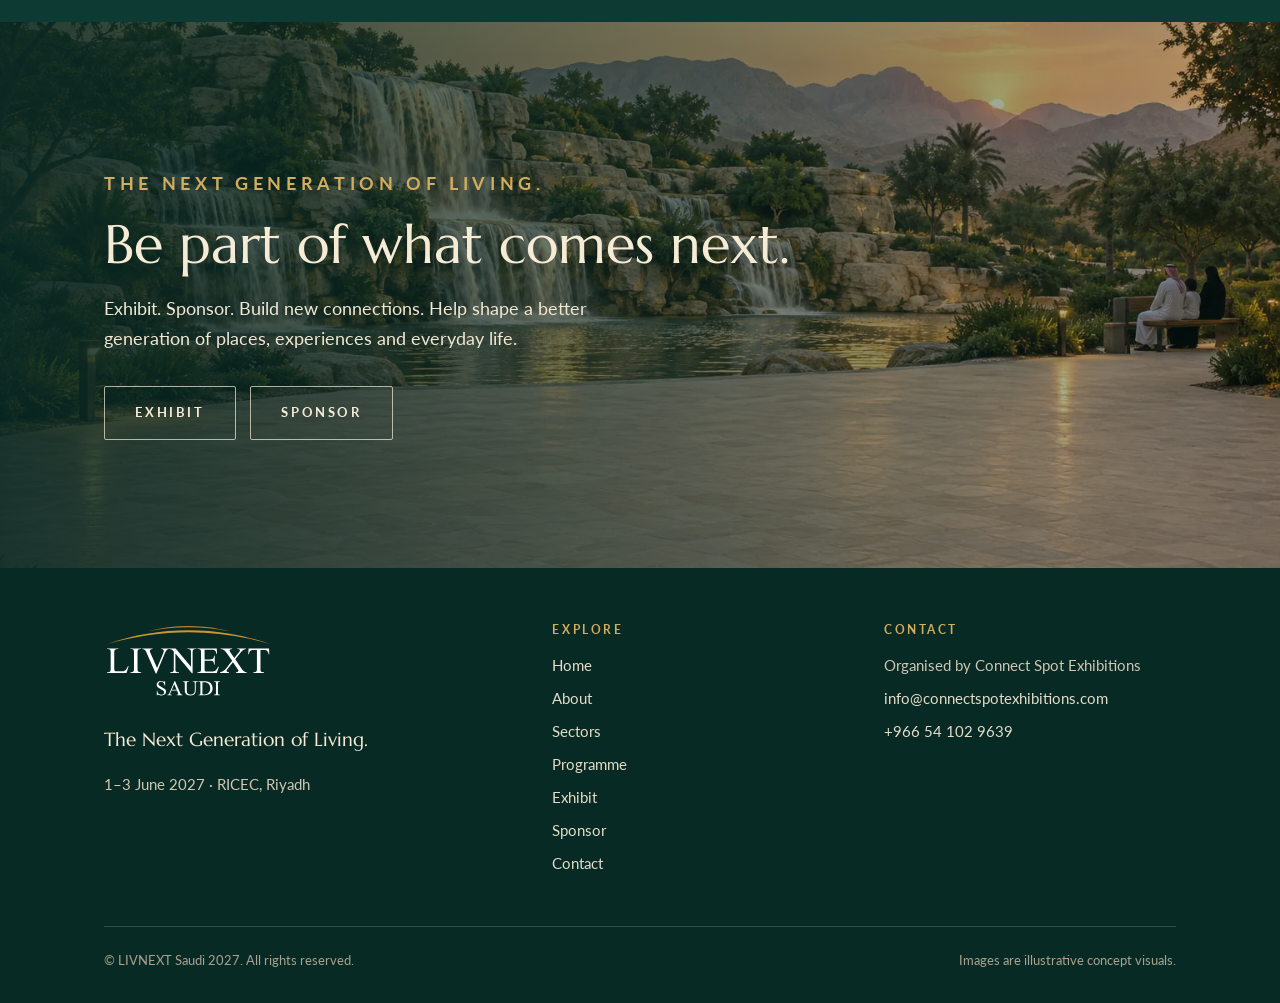
<file: about.html>
<!DOCTYPE html>
<html lang="en">
<head>
<meta charset="UTF-8">
<!-- Google Tag Manager -->
<script>(function(w,d,s,l,i){w[l]=w[l]||[];w[l].push({'gtm.start':new Date().getTime(),event:'gtm.js'});var f=d.getElementsByTagName(s)[0],j=d.createElement(s),dl=l!='dataLayer'?'&l='+l:'';j.async=true;j.src='https://www.googletagmanager.com/gtm.js?id='+i+dl;f.parentNode.insertBefore(j,f);})(window,document,'script','dataLayer','GTM-T8MZG3PP');</script>
<!-- End Google Tag Manager -->
<meta name="viewport" content="width=device-width, initial-scale=1, viewport-fit=cover">
<title>About LIVNEXT Saudi 2027 | Riyadh Exhibition &amp; Summit</title>
<meta name="description" content="About LIVNEXT Saudi 2027, the quality of life, development and investment exhibition: eight sectors, three days, 1-3 June 2027 at RICEC, Riyadh.">
<meta name="theme-color" content="#0d3b34">
<link rel="canonical" href="https://livnextsaudi.com/about">
<meta property="og:site_name" content="LIVNEXT Saudi 2027">
<meta property="og:type" content="website">
<meta property="og:title" content="About LIVNEXT Saudi 2027 | Riyadh Exhibition &amp; Summit">
<meta property="og:description" content="About LIVNEXT Saudi 2027, the quality of life, development and investment exhibition: eight sectors, three days, 1-3 June 2027 at RICEC, Riyadh.">
<meta property="og:url" content="https://livnextsaudi.com/about">
<meta property="og:image" content="https://livnextsaudi.com/assets/img/og.jpg">
<meta name="robots" content="index, follow, max-image-preview:large, max-snippet:-1">
<meta property="og:locale" content="en_US">
<meta property="og:image:width" content="1200">
<meta property="og:image:height" content="630">
<meta property="og:image:alt" content="LIVNEXT Saudi 2027, the exhibition and summit on the next generation of living, Riyadh">
<meta name="twitter:card" content="summary_large_image">
<meta name="twitter:title" content="About LIVNEXT Saudi 2027 | Riyadh Exhibition &amp; Summit">
<meta name="twitter:description" content="About LIVNEXT Saudi 2027, the quality of life, development and investment exhibition: eight sectors, three days, 1-3 June 2027 at RICEC, Riyadh.">
<meta name="twitter:image" content="https://livnextsaudi.com/assets/img/og.jpg">
<meta name="twitter:image:alt" content="LIVNEXT Saudi 2027, the exhibition and summit on the next generation of living, Riyadh">
<link rel="icon" type="image/svg+xml" href="/assets/img/favicon.svg">
<link rel="preconnect" href="https://fonts.googleapis.com"><link rel="preconnect" href="https://fonts.gstatic.com" crossorigin>
<link href="https://fonts.googleapis.com/css2?family=Lato:wght@400;700&family=Marcellus&display=swap" rel="stylesheet">
<link rel="stylesheet" href="assets/css/style.css">
<script>document.documentElement.className+=' js'</script>
<script type="application/ld+json">{"@context":"https://schema.org","@graph":[{"@type":"Organization","@id":"https://connectspotexhibitions.com/#org","name":"Connect Spot Exhibitions","url":"https://connectspotexhibitions.com","email":"info@connectspotexhibitions.com","address":{"@type":"PostalAddress","addressLocality":"Riyadh","addressCountry":"SA"}},{"@type":"WebSite","@id":"https://livnextsaudi.com/#website","name":"LIVNEXT Saudi 2027","alternateName":["LIVNEXT Saudi","LIV NEXT Saudi"],"url":"https://livnextsaudi.com/","inLanguage":"en","publisher":{"@id":"https://connectspotexhibitions.com/#org"}},{"@type":"BreadcrumbList","itemListElement":[{"@type":"ListItem","position":1,"name":"Home","item":"https://livnextsaudi.com/"},{"@type":"ListItem","position":2,"name":"About","item":"https://livnextsaudi.com/about"}]}]}</script>
</head>
<body>
<!-- Google Tag Manager (noscript) -->
<noscript><iframe src="https://www.googletagmanager.com/ns.html?id=GTM-T8MZG3PP" height="0" width="0" style="display:none;visibility:hidden"></iframe></noscript>
<!-- End Google Tag Manager (noscript) -->
<a class="skip" href="#main">Skip to content</a>
<header class="site-header">
  <div class="wrap bar">
    <a class="brand" href="/" aria-label="LIVNEXT Saudi, home"><img src="/assets/img/logo.svg" alt="LIVNEXT Saudi" width="530" height="232"></a>
    <a class="btn gold hdr-cta" href="/contact?enquiry=exhibiting#register"><span class="long">Exhibitor Enquiry</span><span class="short">Enquire</span></a>
    <button class="menu-btn" type="button" aria-expanded="false" aria-controls="site-nav" aria-label="Menu"><span></span></button>
    <nav class="nav" id="site-nav" aria-label="Main"><a href="/">Home</a><a href="/about" aria-current="page">About</a><a href="/sectors">Sectors</a><a href="/programme">Programme</a><a href="/exhibit">Exhibit</a><a href="/sponsor">Sponsor</a><a href="/contact">Contact</a><a class="btn gold" href="/contact?enquiry=exhibiting#register">Exhibitor Enquiry</a></nav>
  </div>
</header>
<main id="main">
<section class="page-head on-dark"><div class="wrap"><p class="eyebrow">About the event &middot; 1&ndash;3 June 2027</p><h1>Where better living meets business opportunity.</h1></div></section>
<section class="section" aria-labelledby="what">
  <div class="wrap split">
    <div class="frame tall reveal"><img src="assets/img/about-community-street.webp" width="1300" height="1741" alt="A father in a thobe walking hand in hand with his young son along a quiet, tree-lined street in a modern Saudi neighbourhood at sunset." loading="lazy" decoding="async"></div>
    <div class="reveal">
      <p class="eyebrow">The Quality of Life, Development &amp; Investment Exhibition</p>
      <h2 class="h2" id="what">Saudi Arabia is creating new opportunities for everyday life.</h2>
      <hr class="rule">
      <p class="lead" style="margin-top:1.4rem">Communities, services and experiences are making daily life healthier, smarter and more connected. LIVNEXT Saudi 2027 connects developers, government stakeholders, operators, investors, service providers and brands across eight quality of life sectors.</p>
      <p>Across the exhibition and summit, LIVNEXT supports product visibility, industry dialogue, business networking and practical partnership opportunities. Organised by Connect Spot Exhibitions at RICEC, Riyadh, 1&ndash;3 June 2027.</p>
      <div class="actions"><a class="btn" href="/sectors">Explore the sectors</a><a class="btn line" href="/programme">The programme</a></div>
    </div>
  </div>
</section>

<section class="section tint" aria-labelledby="momentum">
  <div class="wrap">
    <div class="section-head reveal"><p class="eyebrow">Saudi Arabia is shaping the next way of living</p><h2 class="h2" id="momentum">Quality of life investment, better urban services and expanding leisure options are reshaping the Kingdom.</h2></div>
    <div class="stats reveal"><div class="stat"><b>SAR 78BN</b><span>Contribution to GDP in 2025</span></div><div class="stat"><b>SAR 21.8BN</b><span>Non-government investment in 2025</span></div><div class="stat"><b>122.6M</b><span>Domestic &amp; inbound tourists, 2025</span></div><div class="stat"><b>200,000+</b><span>New hotel keys projected by 2030</span></div></div>
    <div class="stats reveal" style="margin-top:1.5rem"><div class="stat"><b>66.24%</b><span>Saudi household homeownership, end-2025</span></div><div class="stat"><b>2,900</b><span>Private-sector hospital beds added in 2025</span></div><div class="stat"><b>6.4M</b><span>Students in Saudi Arabia in 2025</span></div><div class="stat"><b>954</b><span>Entertainment venues reported for 2025</span></div></div>
    <p class="note">National indicators, not LIVNEXT results.</p>
  </div>
</section>

<section class="section" aria-labelledby="changing">
  <div class="wrap">
    <div class="section-head reveal"><p class="eyebrow">What is changing</p><h2 class="h2" id="changing">The next way of living.</h2></div>
    <div class="grid c4">
      <div class="card plain reveal"><h3>People-first places</h3><p>Livable districts that connect housing, amenities and public space.</p></div>
      <div class="card plain reveal"><h3>Modern wellbeing</h3><p>Preventive care, healthier routines and connected medical services.</p></div>
      <div class="card plain reveal"><h3>Connected movement</h3><p>Public transport, walkability and accessible urban links.</p></div>
      <div class="card plain reveal"><h3>Long-term value</h3><p>Sustainable design, efficient operations and resilient communities.</p></div>
    </div>
  </div>
</section>

<section class="section tint" aria-labelledby="who">
  <div class="wrap">
    <div class="section-head reveal"><p class="eyebrow">Meet the people shaping the future</p><h2 class="h2" id="who">A commercially focused audience.</h2>
    <p class="lead">Organisations that develop, design, invest in and operate the next generation of living.</p></div>
    <div class="grid c4">
      <div class="card plain reveal"><span class="num">Develop</span><h3>Real estate developers</h3><p>Masterplans, partnerships and future destination requirements.</p></div>
      <div class="card plain reveal"><span class="num">Invest</span><h3>Investors &amp; funds</h3><p>Capital, growth opportunities and portfolio development.</p></div>
      <div class="card plain reveal"><span class="num">Plan</span><h3>Government &amp; city authorities</h3><p>City services, quality of life priorities and urban policy.</p></div>
      <div class="card plain reveal"><span class="num">Design</span><h3>Architects &amp; consultants</h3><p>Concept design, specifications and technical advisory.</p></div>
      <div class="card plain reveal"><span class="num">Operate</span><h3>Healthcare &amp; wellness groups</h3><p>Healthcare facilities, active living and wellbeing services.</p></div>
      <div class="card plain reveal"><span class="num">Connect</span><h3>Mobility &amp; transit teams</h3><p>Passenger connectivity, accessibility and public transport.</p></div>
      <div class="card plain reveal"><span class="num">Deliver</span><h3>Education &amp; culture leaders</h3><p>Learning environments, culture and destination programming.</p></div>
      <div class="card plain reveal"><span class="num">Grow</span><h3>Hospitality &amp; service brands</h3><p>Operators, suppliers, location expansion and experiences.</p></div>
    </div>
  </div>
</section>

<section class="section dark" aria-labelledby="dev">
  <div class="wrap">
    <div class="section-head reveal"><p class="eyebrow">The developer opportunity</p><h2 class="h2" id="dev">From blueprints to better living.</h2>
    <p class="lead">Developers do not simply construct places. They shape the communities, services and experiences that define their long-term value.</p></div>
    <div class="grid c2">
      <div class="card plain reveal"><span class="num">01</span><h3>Developers as exhibitors</h3><p>Showcase communities, mixed-use destinations, masterplans and smart-living strategies. Meet relevant operators, solution providers, investors and institutional audiences.</p></div>
      <div class="card plain reveal"><span class="num">02</span><h3>Developers as sponsors</h3><p>Take a visible leadership role through presenting-partner opportunities, a development showcase, thought leadership and branded visitor experiences.</p></div>
    </div>
    <p class="note">Real estate / mixed-use / master development</p>
  </div>
</section>

<section class="section dark" style="padding-top:0" aria-labelledby="eco">
  <div class="wrap">
    <div class="section-head reveal"><p class="eyebrow">The value chain</p><h2 class="h2" id="eco">A development is an ecosystem.</h2>
    <p class="lead">LIVNEXT links the built environment to the services and experiences that turn places into destinations.</p></div>
    <div class="chain reveal">
      <div class="step"><h3>Envision</h3><p>Masterplanning and liveability strategies</p></div>
      <div class="step"><h3>Build</h3><p>Smart systems and physical environments</p></div>
      <div class="step"><h3>Activate</h3><p>Education, wellness, culture and community</p></div>
      <div class="step"><h3>Operate</h3><p>Mobility, hospitality and everyday services</p></div>
      <div class="step"><h3>Evolve</h3><p>Performance, sustainability and new demand</p></div>
    </div>
  </div>
</section>
<section class="band on-dark">
  <img src="assets/img/closing-waterfall.webp" width="1536" height="1024" alt="A waterfall and pool in a landscaped park at sunset, with mountains behind and a family seated on a bench." loading="lazy" decoding="async">
  <div class="wrap reveal"><p class="eyebrow">The Next Generation of Living.</p><h2>Be part of what comes next.</h2><p>Exhibit. Sponsor. Build new connections. Help shape a better generation of places, experiences and everyday life.</p>
  <div class="actions"><a class="btn ghost" href="/exhibit">Exhibit</a><a class="btn ghost" href="/sponsor">Sponsor</a></div></div>
</section>
</main>
<footer class="site-footer">
  <div class="wrap">
    <div class="foot">
      <div>
        <a class="brand" href="/" aria-label="LIVNEXT Saudi, home"><img src="/assets/img/logo-light.svg" alt="LIVNEXT Saudi" width="530" height="232"></a>
        <p class="tagline">The Next Generation of Living.</p>
        <p>1&ndash;3 June 2027 &middot; RICEC, Riyadh</p>
      </div>
      <div><h4>Explore</h4><ul><li><a href="/">Home</a></li><li><a href="/about">About</a></li><li><a href="/sectors">Sectors</a></li><li><a href="/programme">Programme</a></li><li><a href="/exhibit">Exhibit</a></li><li><a href="/sponsor">Sponsor</a></li><li><a href="/contact">Contact</a></li></ul></div>
      <div><h4>Contact</h4><ul>
        <li>Organised by Connect Spot Exhibitions</li>
        <li><a href="mailto:info@connectspotexhibitions.com">info@connectspotexhibitions.com</a></li>
        <li><a href="tel:+966541029639">+966 54 102 9639</a></li>
        </ul></div>
    </div>
    <div class="legal"><span>&copy; LIVNEXT Saudi 2027. All rights reserved.</span><span>Images are illustrative concept visuals.</span></div>
  </div>
</footer>
<script src="assets/js/site.js" defer></script>
</body>
</html>
</file>
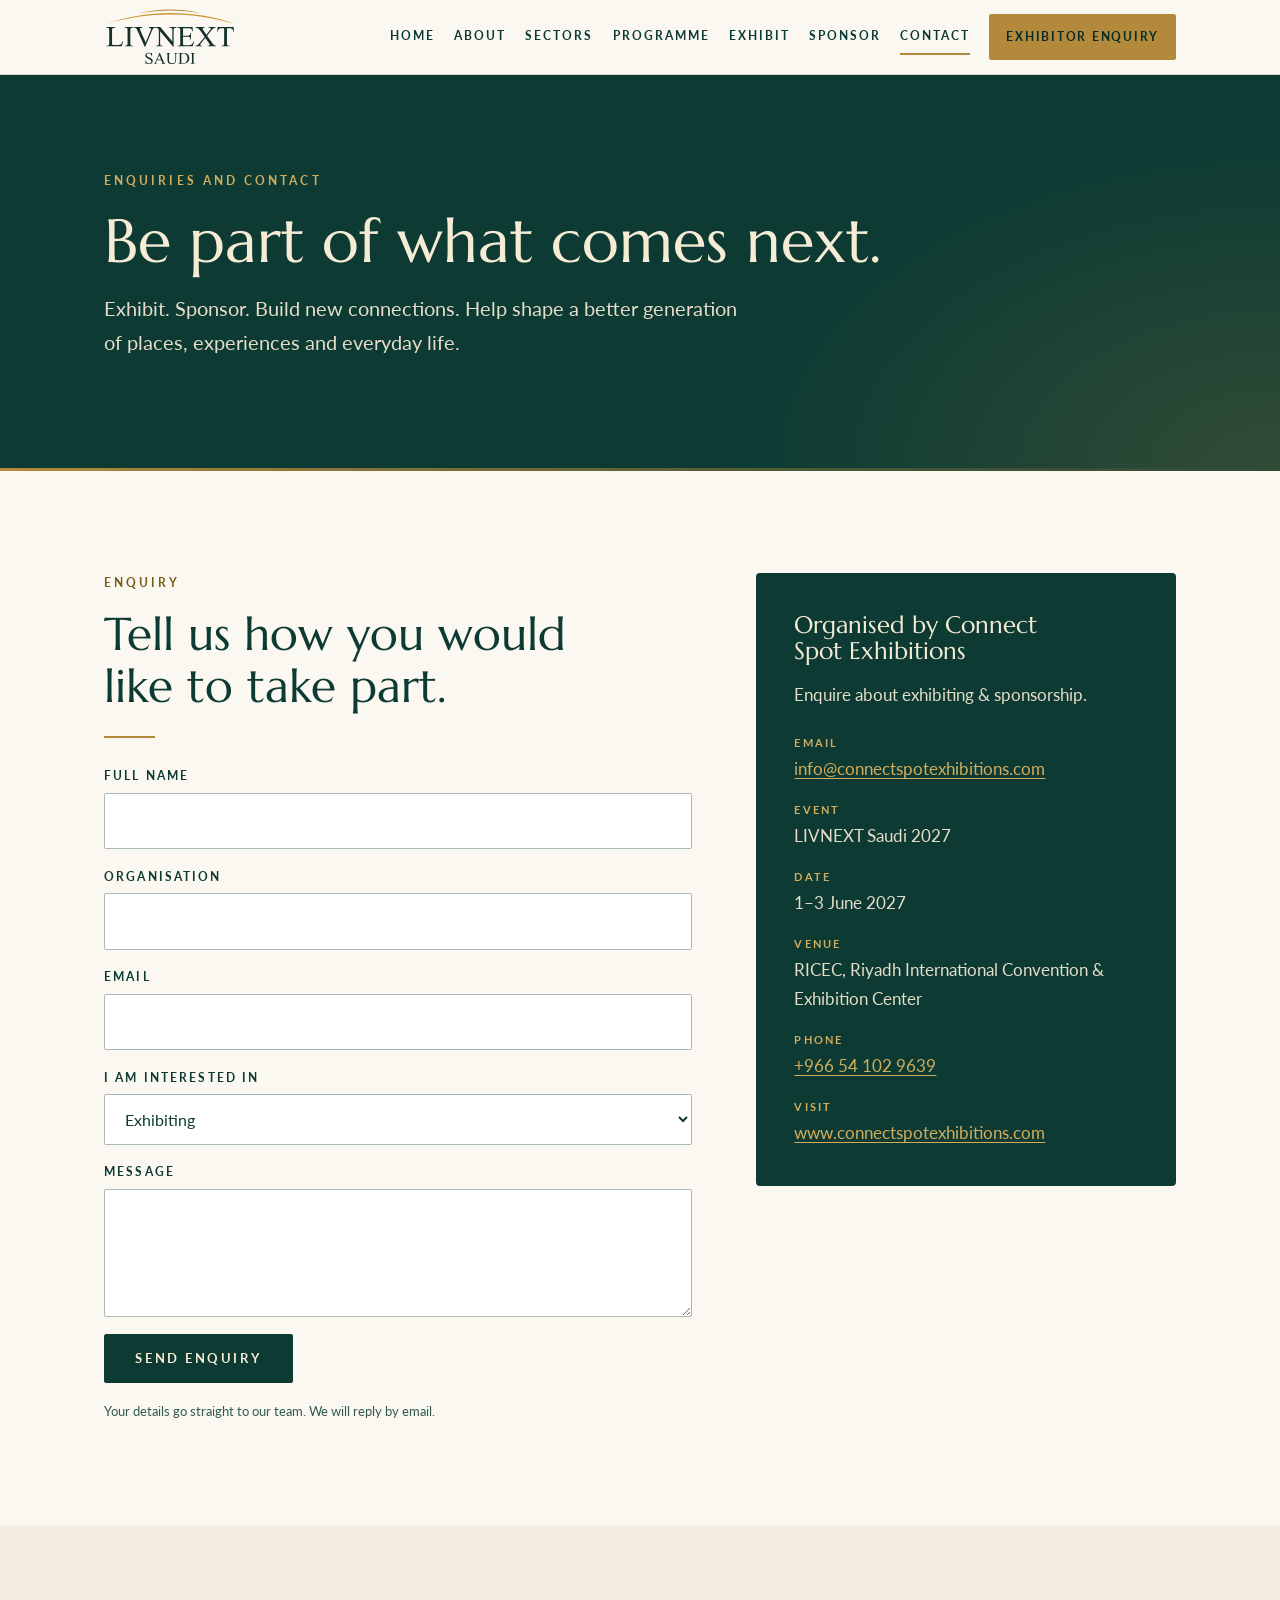
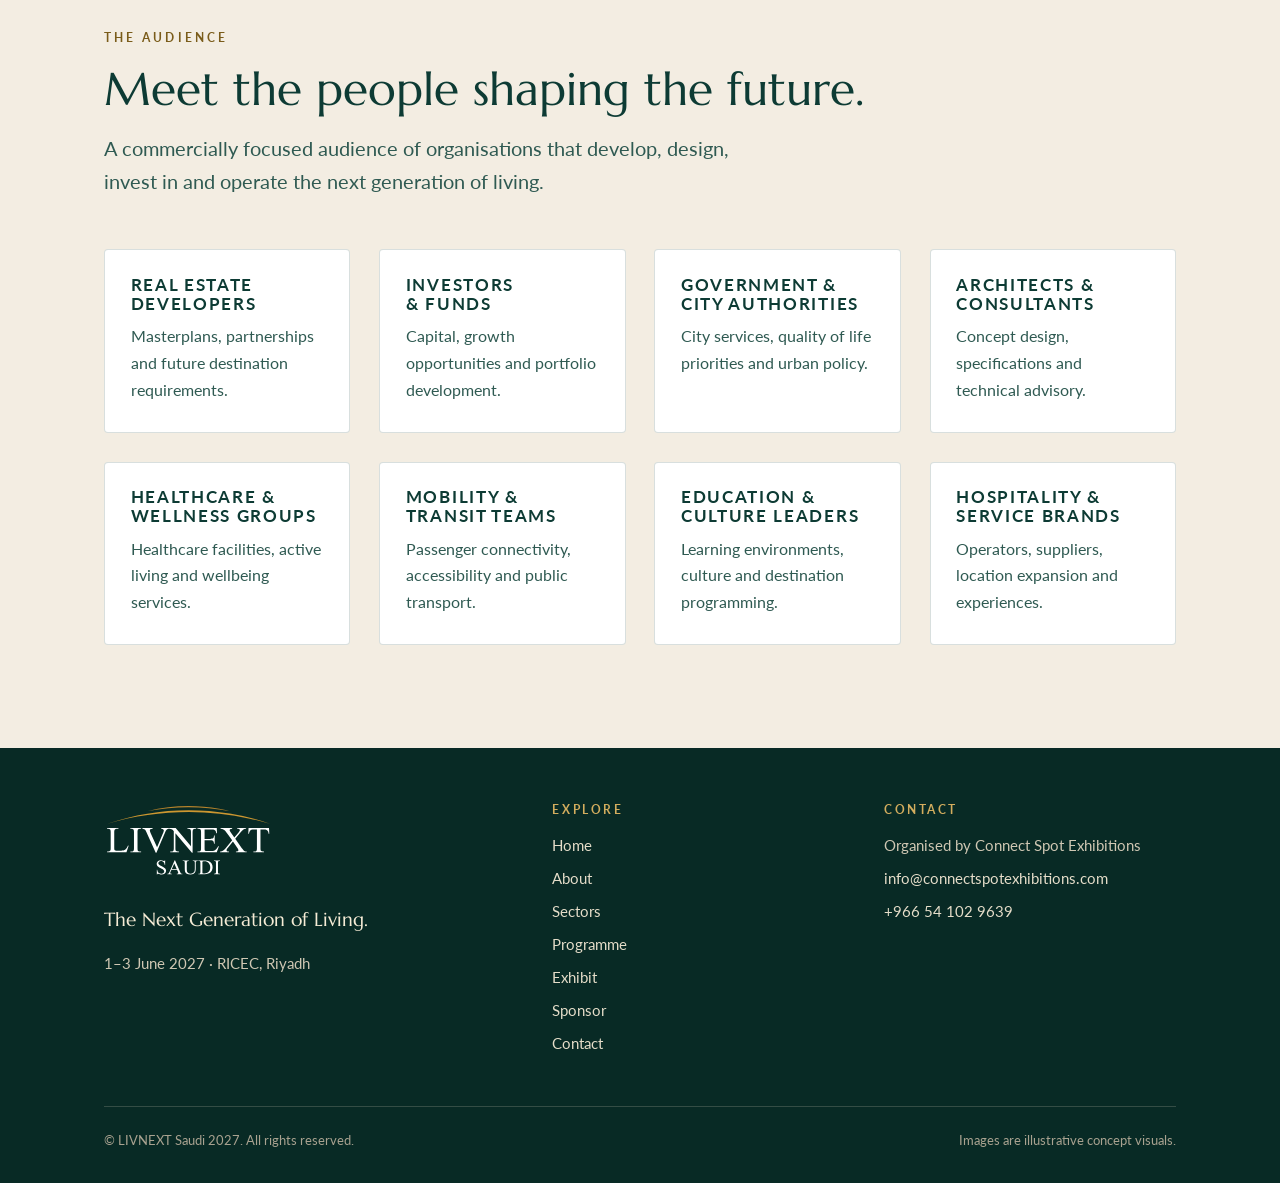
<file: contact.html>
<!DOCTYPE html>
<html lang="en">
<head>
<meta charset="UTF-8">
<!-- Google Tag Manager -->
<script>(function(w,d,s,l,i){w[l]=w[l]||[];w[l].push({'gtm.start':new Date().getTime(),event:'gtm.js'});var f=d.getElementsByTagName(s)[0],j=d.createElement(s),dl=l!='dataLayer'?'&l='+l:'';j.async=true;j.src='https://www.googletagmanager.com/gtm.js?id='+i+dl;f.parentNode.insertBefore(j,f);})(window,document,'script','dataLayer','GTM-T8MZG3PP');</script>
<!-- End Google Tag Manager -->
<meta name="viewport" content="width=device-width, initial-scale=1, viewport-fit=cover">
<title>Exhibitor Enquiry &amp; Contact | LIVNEXT Saudi 2027</title>
<meta name="description" content="Enquire about exhibiting and sponsoring LIVNEXT Saudi 2027, 1-3 June, RICEC Riyadh. Call +966 54 102 9639 or email info@connectspotexhibitions.com.">
<meta name="theme-color" content="#0d3b34">
<link rel="canonical" href="https://livnextsaudi.com/contact">
<meta property="og:site_name" content="LIVNEXT Saudi 2027">
<meta property="og:type" content="website">
<meta property="og:title" content="Exhibitor Enquiry &amp; Contact | LIVNEXT Saudi 2027">
<meta property="og:description" content="Enquire about exhibiting and sponsoring LIVNEXT Saudi 2027, 1-3 June, RICEC Riyadh. Call +966 54 102 9639 or email info@connectspotexhibitions.com.">
<meta property="og:url" content="https://livnextsaudi.com/contact">
<meta property="og:image" content="https://livnextsaudi.com/assets/img/og.jpg">
<meta name="robots" content="index, follow, max-image-preview:large, max-snippet:-1">
<meta property="og:locale" content="en_US">
<meta property="og:image:width" content="1200">
<meta property="og:image:height" content="630">
<meta property="og:image:alt" content="LIVNEXT Saudi 2027, the exhibition and summit on the next generation of living, Riyadh">
<meta name="twitter:card" content="summary_large_image">
<meta name="twitter:title" content="Exhibitor Enquiry &amp; Contact | LIVNEXT Saudi 2027">
<meta name="twitter:description" content="Enquire about exhibiting and sponsoring LIVNEXT Saudi 2027, 1-3 June, RICEC Riyadh. Call +966 54 102 9639 or email info@connectspotexhibitions.com.">
<meta name="twitter:image" content="https://livnextsaudi.com/assets/img/og.jpg">
<meta name="twitter:image:alt" content="LIVNEXT Saudi 2027, the exhibition and summit on the next generation of living, Riyadh">
<link rel="icon" type="image/svg+xml" href="/assets/img/favicon.svg">
<link rel="preconnect" href="https://fonts.googleapis.com"><link rel="preconnect" href="https://fonts.gstatic.com" crossorigin>
<link href="https://fonts.googleapis.com/css2?family=Lato:wght@400;700&family=Marcellus&display=swap" rel="stylesheet">
<link rel="stylesheet" href="assets/css/style.css">
<script>document.documentElement.className+=' js'</script>
<script type="application/ld+json">{"@context":"https://schema.org","@graph":[{"@type":"Organization","@id":"https://connectspotexhibitions.com/#org","name":"Connect Spot Exhibitions","url":"https://connectspotexhibitions.com","email":"info@connectspotexhibitions.com","address":{"@type":"PostalAddress","addressLocality":"Riyadh","addressCountry":"SA"}},{"@type":"WebSite","@id":"https://livnextsaudi.com/#website","name":"LIVNEXT Saudi 2027","alternateName":["LIVNEXT Saudi","LIV NEXT Saudi"],"url":"https://livnextsaudi.com/","inLanguage":"en","publisher":{"@id":"https://connectspotexhibitions.com/#org"}},{"@type":"BreadcrumbList","itemListElement":[{"@type":"ListItem","position":1,"name":"Home","item":"https://livnextsaudi.com/"},{"@type":"ListItem","position":2,"name":"Contact","item":"https://livnextsaudi.com/contact"}]}]}</script>
</head>
<body>
<!-- Google Tag Manager (noscript) -->
<noscript><iframe src="https://www.googletagmanager.com/ns.html?id=GTM-T8MZG3PP" height="0" width="0" style="display:none;visibility:hidden"></iframe></noscript>
<!-- End Google Tag Manager (noscript) -->
<a class="skip" href="#main">Skip to content</a>
<header class="site-header">
  <div class="wrap bar">
    <a class="brand" href="/" aria-label="LIVNEXT Saudi, home"><img src="/assets/img/logo.svg" alt="LIVNEXT Saudi" width="530" height="232"></a>
    <a class="btn gold hdr-cta" href="/contact?enquiry=exhibiting#register"><span class="long">Exhibitor Enquiry</span><span class="short">Enquire</span></a>
    <button class="menu-btn" type="button" aria-expanded="false" aria-controls="site-nav" aria-label="Menu"><span></span></button>
    <nav class="nav" id="site-nav" aria-label="Main"><a href="/">Home</a><a href="/about">About</a><a href="/sectors">Sectors</a><a href="/programme">Programme</a><a href="/exhibit">Exhibit</a><a href="/sponsor">Sponsor</a><a href="/contact" aria-current="page">Contact</a><a class="btn gold" href="/contact?enquiry=exhibiting#register">Exhibitor Enquiry</a></nav>
  </div>
</header>
<main id="main">
<section class="page-head on-dark"><div class="wrap"><p class="eyebrow">Enquiries and contact</p><h1>Be part of what comes next.</h1><p class="lead">Exhibit. Sponsor. Build new connections. Help shape a better generation of places, experiences and everyday life.</p></div></section>
<section class="section" id="register" aria-labelledby="reg"><div class="wrap contact">
  <div class="reveal"><p class="eyebrow">Enquiry</p><h2 class="h2" id="reg">Tell us how you would like to take part.</h2><hr class="rule">
  <form id="enquiry" style="margin-top:1.8rem">
    <label>Full name<input name="name" type="text" autocomplete="name" required></label>
    <label>Organisation<input name="org" type="text" autocomplete="organization" required></label>
    <label>Email<input name="email" type="email" autocomplete="email" required></label>
    <label>I am interested in<select name="interest"><option>Exhibiting</option><option>Sponsoring</option><option>Founding partnership</option><option>Government partnership</option><option>Visiting as a trade visitor</option><option>Speaking</option><option>Something else</option></select></label>
    <label>Message<textarea name="message"></textarea></label>
    <div class="hp" aria-hidden="true"><label>Leave this empty<input name="website" type="text" tabindex="-1" autocomplete="off"></label></div>
    <div><button class="btn" type="submit">Send enquiry</button></div>
    <p class="fine" id="form-status" role="status">Your details go straight to our team. We will reply by email.</p>
  </form></div>
  <aside class="org reveal"><h3>Organised by Connect Spot Exhibitions</h3>
    <p>Enquire about exhibiting &amp; sponsorship.</p>
    <dl><div><dt>Email</dt><dd><a href="mailto:info@connectspotexhibitions.com">info@connectspotexhibitions.com</a></dd></div><div><dt>Event</dt><dd>LIVNEXT Saudi 2027</dd></div><div><dt>Date</dt><dd>1&ndash;3 June 2027</dd></div><div><dt>Venue</dt><dd>RICEC, Riyadh International Convention &amp; Exhibition Center</dd></div><div><dt>Phone</dt><dd><a href="tel:+966541029639">+966 54 102 9639</a></dd></div><div><dt>Visit</dt><dd><a href="https://www.connectspotexhibitions.com" rel="noopener">www.connectspotexhibitions.com</a></dd></div></dl></aside>
</div></section>

<section class="section tint" aria-labelledby="aud"><div class="wrap">
  <div class="section-head reveal"><p class="eyebrow">The audience</p><h2 class="h2" id="aud">Meet the people shaping the future.</h2>
  <p class="lead">A commercially focused audience of organisations that develop, design, invest in and operate the next generation of living.</p></div>
  <div class="grid c4"><div class="card plain reveal"><h3>Real estate developers</h3><p>Masterplans, partnerships and future destination requirements.</p></div><div class="card plain reveal"><h3>Investors &amp; funds</h3><p>Capital, growth opportunities and portfolio development.</p></div><div class="card plain reveal"><h3>Government &amp; city authorities</h3><p>City services, quality of life priorities and urban policy.</p></div><div class="card plain reveal"><h3>Architects &amp; consultants</h3><p>Concept design, specifications and technical advisory.</p></div><div class="card plain reveal"><h3>Healthcare &amp; wellness groups</h3><p>Healthcare facilities, active living and wellbeing services.</p></div><div class="card plain reveal"><h3>Mobility &amp; transit teams</h3><p>Passenger connectivity, accessibility and public transport.</p></div><div class="card plain reveal"><h3>Education &amp; culture leaders</h3><p>Learning environments, culture and destination programming.</p></div><div class="card plain reveal"><h3>Hospitality &amp; service brands</h3><p>Operators, suppliers, location expansion and experiences.</p></div></div>
</div></section>
</main>
<footer class="site-footer">
  <div class="wrap">
    <div class="foot">
      <div>
        <a class="brand" href="/" aria-label="LIVNEXT Saudi, home"><img src="/assets/img/logo-light.svg" alt="LIVNEXT Saudi" width="530" height="232"></a>
        <p class="tagline">The Next Generation of Living.</p>
        <p>1&ndash;3 June 2027 &middot; RICEC, Riyadh</p>
      </div>
      <div><h4>Explore</h4><ul><li><a href="/">Home</a></li><li><a href="/about">About</a></li><li><a href="/sectors">Sectors</a></li><li><a href="/programme">Programme</a></li><li><a href="/exhibit">Exhibit</a></li><li><a href="/sponsor">Sponsor</a></li><li><a href="/contact">Contact</a></li></ul></div>
      <div><h4>Contact</h4><ul>
        <li>Organised by Connect Spot Exhibitions</li>
        <li><a href="mailto:info@connectspotexhibitions.com">info@connectspotexhibitions.com</a></li>
        <li><a href="tel:+966541029639">+966 54 102 9639</a></li>
        </ul></div>
    </div>
    <div class="legal"><span>&copy; LIVNEXT Saudi 2027. All rights reserved.</span><span>Images are illustrative concept visuals.</span></div>
  </div>
</footer>
<script src="assets/js/site.js" defer></script>
</body>
</html>
</file>
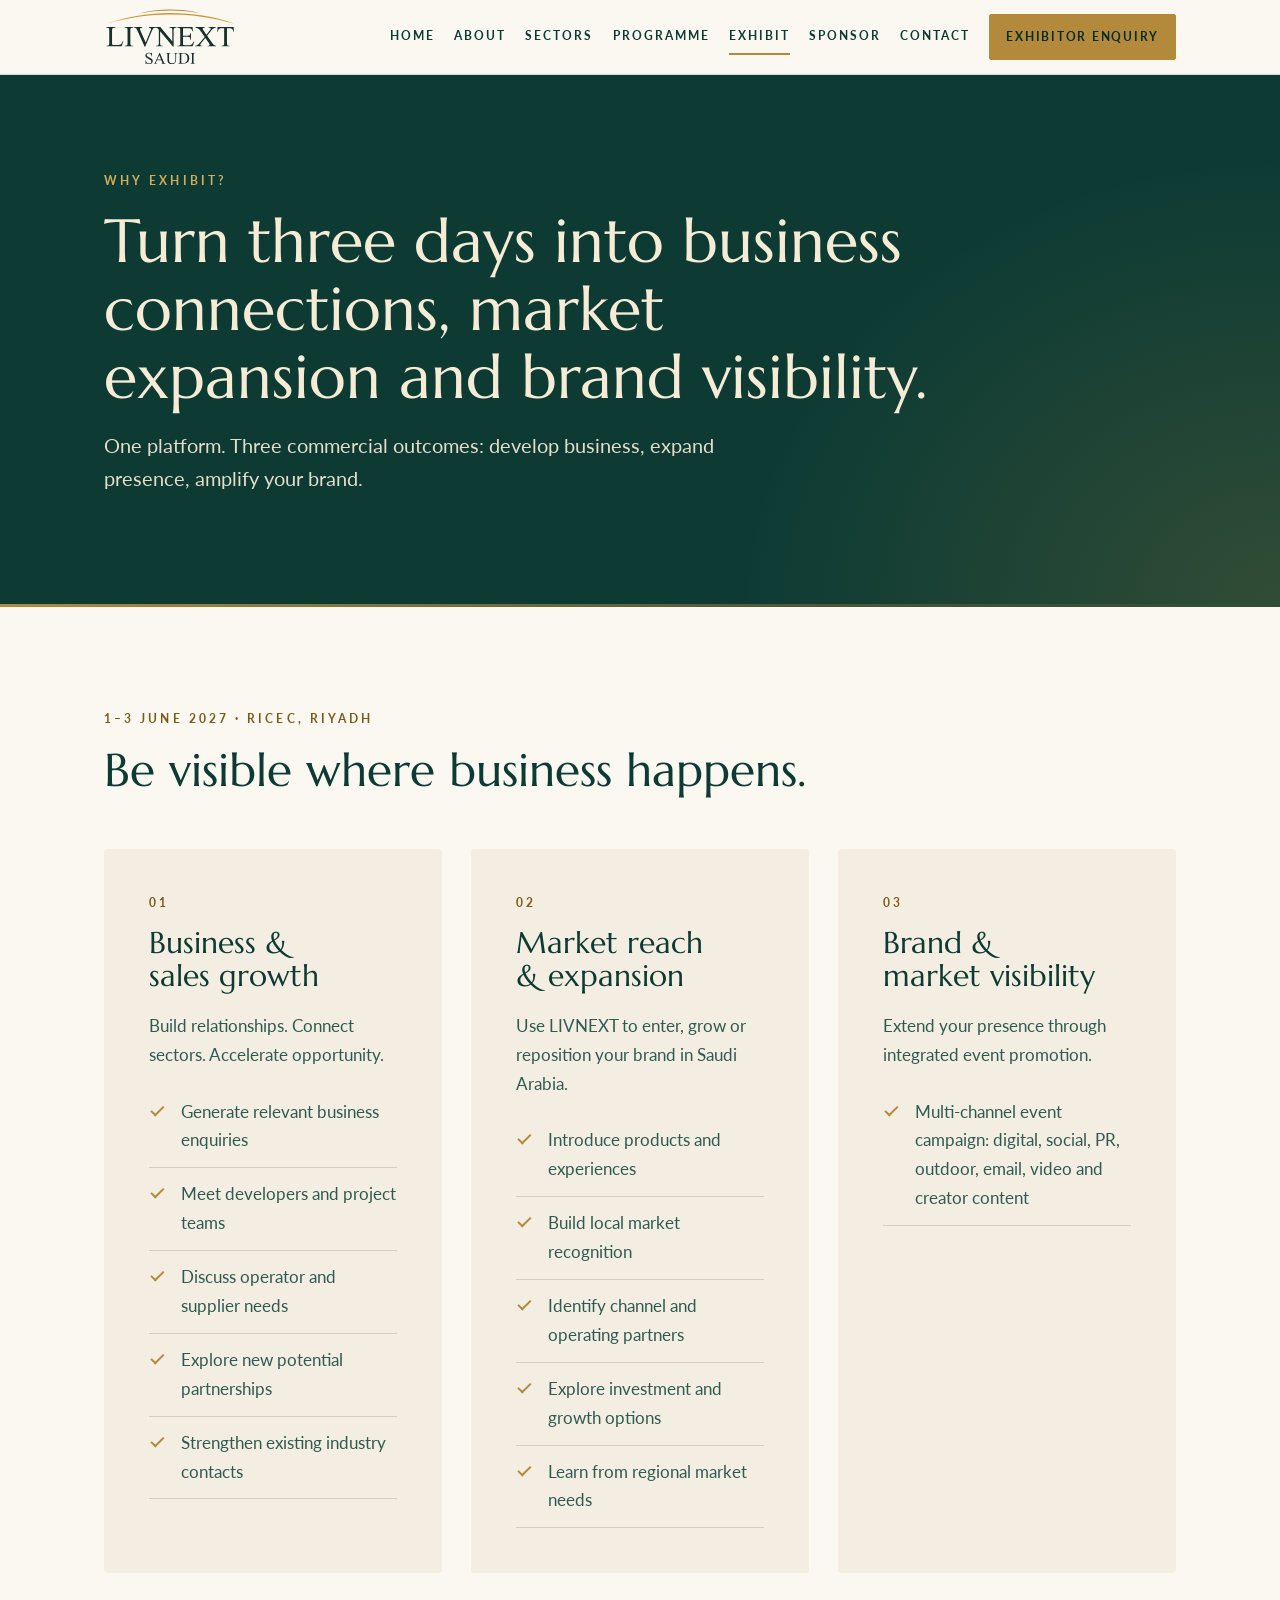
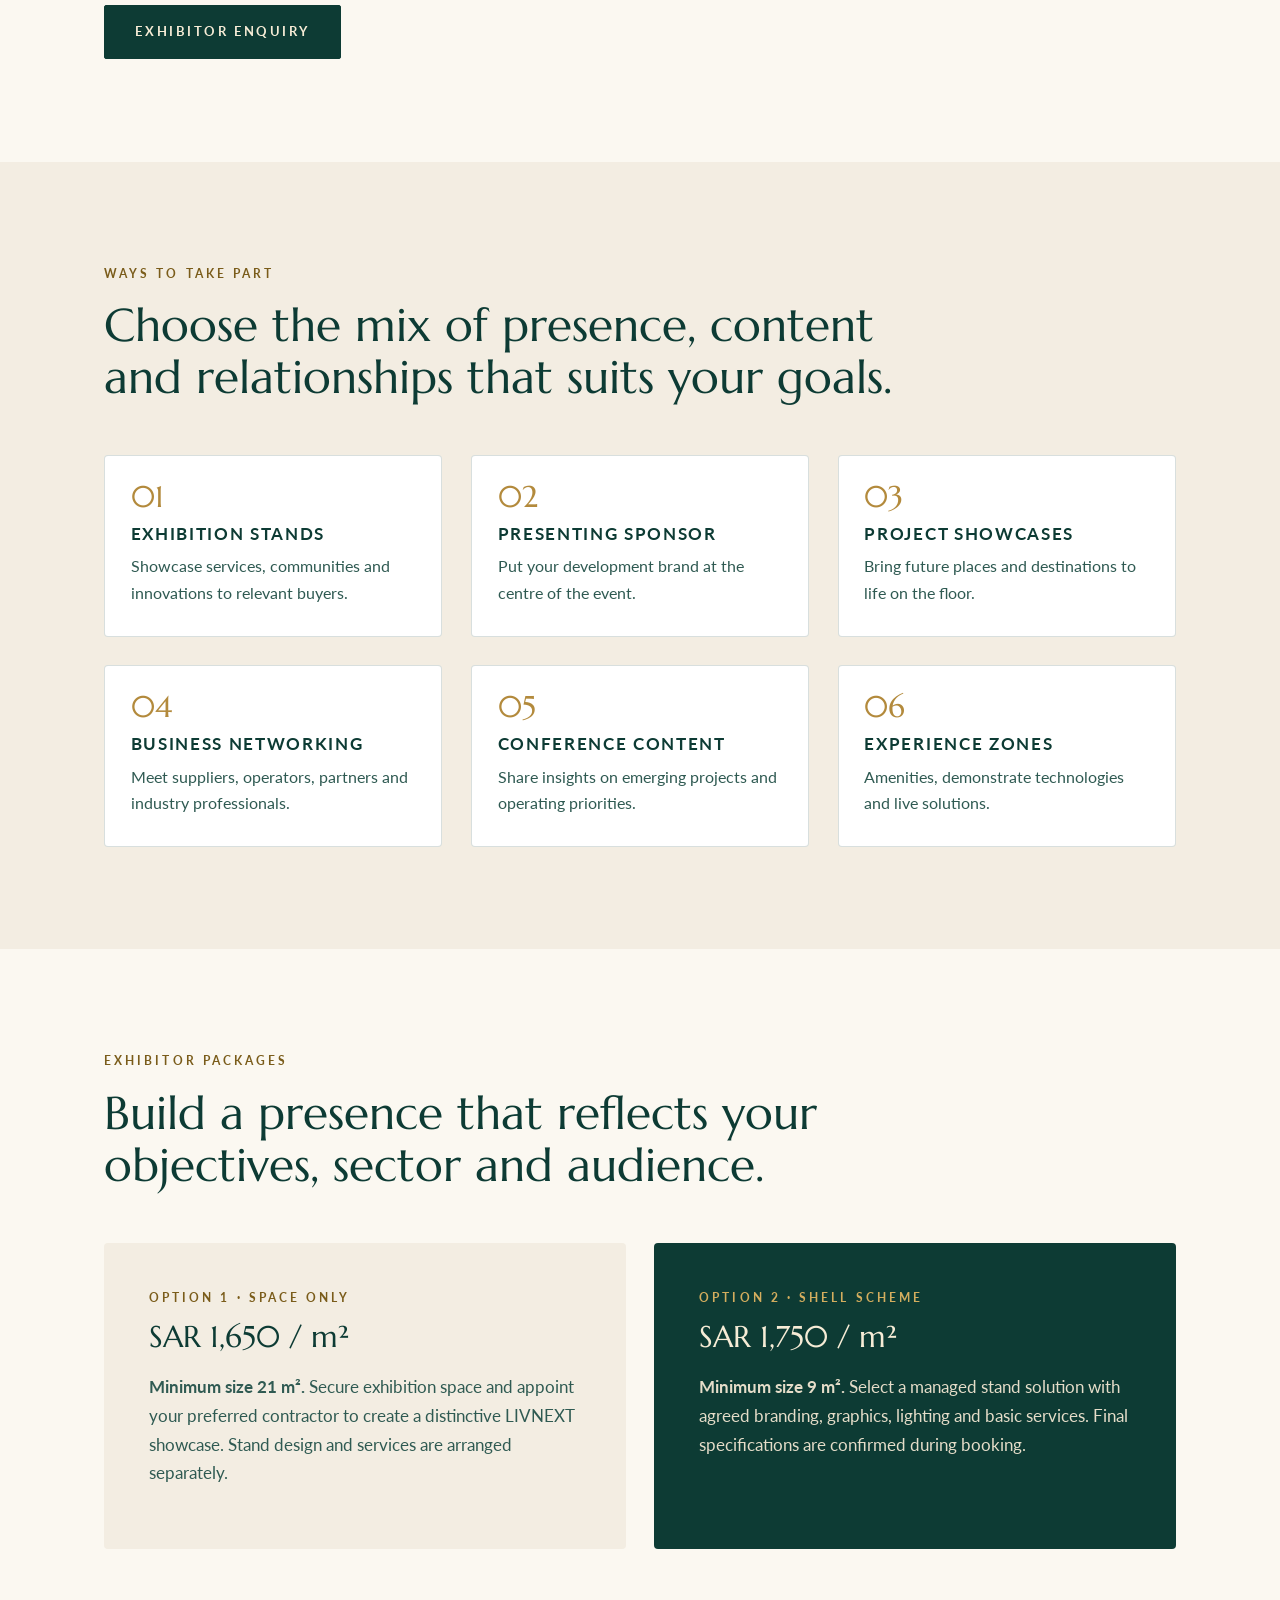
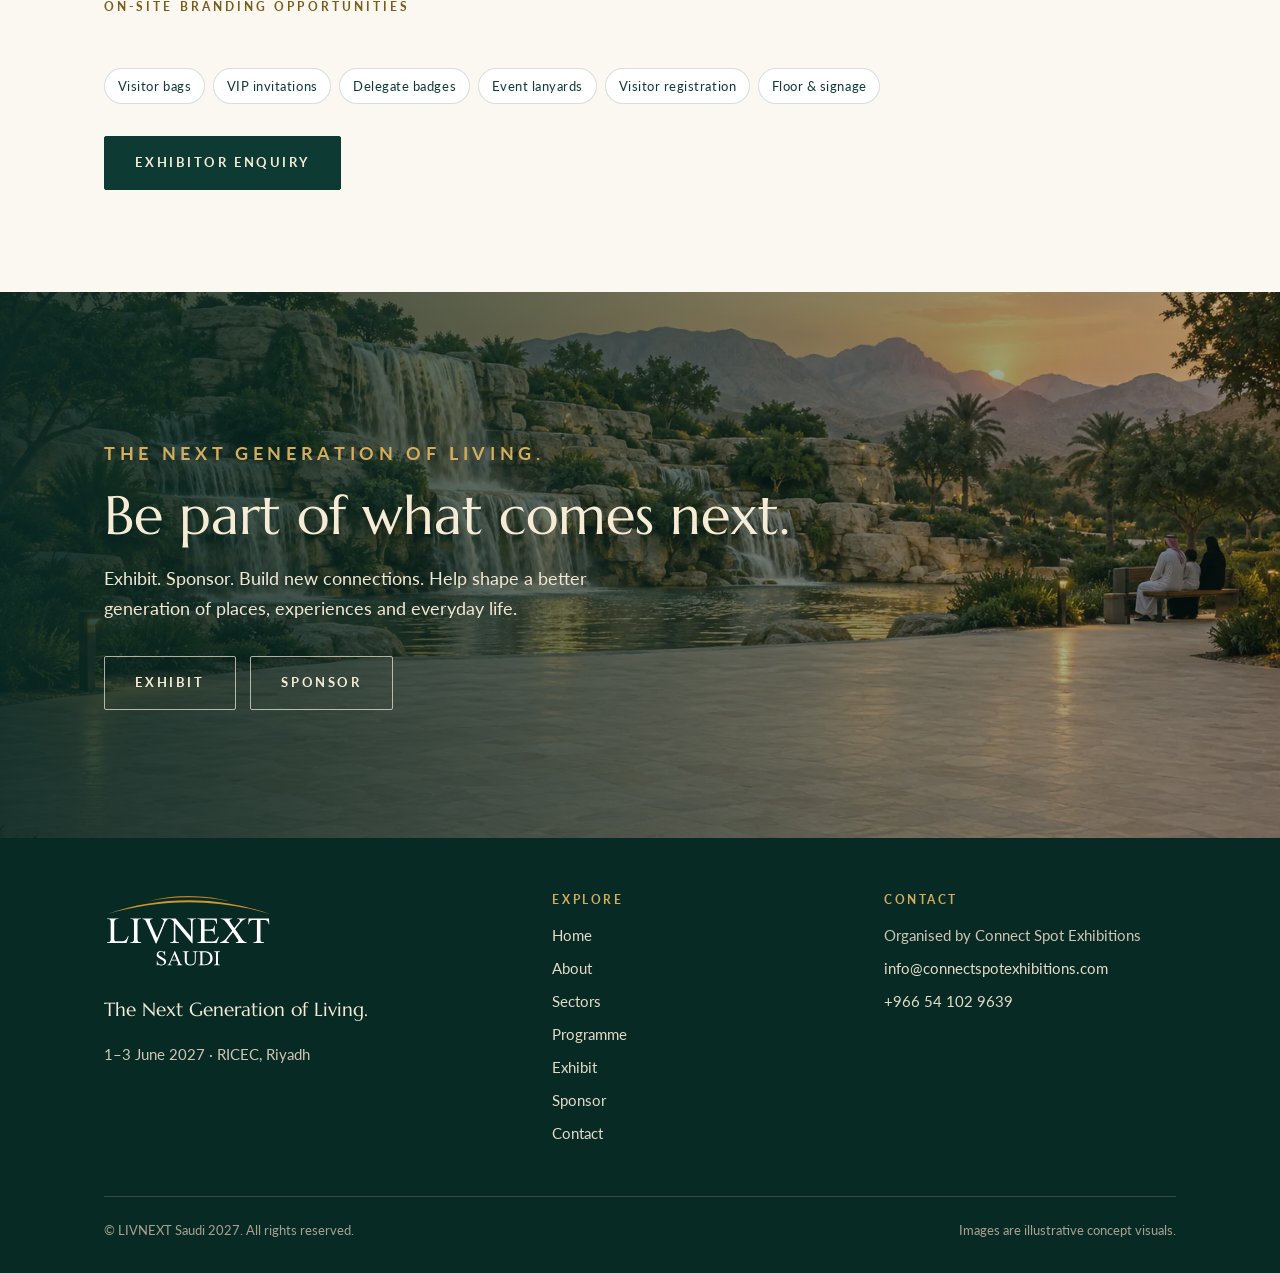
<file: exhibit.html>
<!DOCTYPE html>
<html lang="en">
<head>
<meta charset="UTF-8">
<!-- Google Tag Manager -->
<script>(function(w,d,s,l,i){w[l]=w[l]||[];w[l].push({'gtm.start':new Date().getTime(),event:'gtm.js'});var f=d.getElementsByTagName(s)[0],j=d.createElement(s),dl=l!='dataLayer'?'&l='+l:'';j.async=true;j.src='https://www.googletagmanager.com/gtm.js?id='+i+dl;f.parentNode.insertBefore(j,f);})(window,document,'script','dataLayer','GTM-T8MZG3PP');</script>
<!-- End Google Tag Manager -->
<meta name="viewport" content="width=device-width, initial-scale=1, viewport-fit=cover">
<title>Exhibit at LIVNEXT Saudi 2027 | Riyadh Exhibition</title>
<meta name="description" content="Exhibit at LIVNEXT Saudi 2027, 1-3 June, RICEC Riyadh. Space only from SAR 1,650/m2 (min 21 m2) or shell scheme SAR 1,750/m2 (min 9 m2).">
<meta name="theme-color" content="#0d3b34">
<link rel="canonical" href="https://livnextsaudi.com/exhibit">
<meta property="og:site_name" content="LIVNEXT Saudi 2027">
<meta property="og:type" content="website">
<meta property="og:title" content="Exhibit at LIVNEXT Saudi 2027 | Riyadh Exhibition">
<meta property="og:description" content="Exhibit at LIVNEXT Saudi 2027, 1-3 June, RICEC Riyadh. Space only from SAR 1,650/m2 (min 21 m2) or shell scheme SAR 1,750/m2 (min 9 m2).">
<meta property="og:url" content="https://livnextsaudi.com/exhibit">
<meta property="og:image" content="https://livnextsaudi.com/assets/img/og.jpg">
<meta name="robots" content="index, follow, max-image-preview:large, max-snippet:-1">
<meta property="og:locale" content="en_US">
<meta property="og:image:width" content="1200">
<meta property="og:image:height" content="630">
<meta property="og:image:alt" content="LIVNEXT Saudi 2027, the exhibition and summit on the next generation of living, Riyadh">
<meta name="twitter:card" content="summary_large_image">
<meta name="twitter:title" content="Exhibit at LIVNEXT Saudi 2027 | Riyadh Exhibition">
<meta name="twitter:description" content="Exhibit at LIVNEXT Saudi 2027, 1-3 June, RICEC Riyadh. Space only from SAR 1,650/m2 (min 21 m2) or shell scheme SAR 1,750/m2 (min 9 m2).">
<meta name="twitter:image" content="https://livnextsaudi.com/assets/img/og.jpg">
<meta name="twitter:image:alt" content="LIVNEXT Saudi 2027, the exhibition and summit on the next generation of living, Riyadh">
<link rel="icon" type="image/svg+xml" href="/assets/img/favicon.svg">
<link rel="preconnect" href="https://fonts.googleapis.com"><link rel="preconnect" href="https://fonts.gstatic.com" crossorigin>
<link href="https://fonts.googleapis.com/css2?family=Lato:wght@400;700&family=Marcellus&display=swap" rel="stylesheet">
<link rel="stylesheet" href="assets/css/style.css">
<script>document.documentElement.className+=' js'</script>
<script type="application/ld+json">{"@context":"https://schema.org","@graph":[{"@type":"Organization","@id":"https://connectspotexhibitions.com/#org","name":"Connect Spot Exhibitions","url":"https://connectspotexhibitions.com","email":"info@connectspotexhibitions.com","address":{"@type":"PostalAddress","addressLocality":"Riyadh","addressCountry":"SA"}},{"@type":"WebSite","@id":"https://livnextsaudi.com/#website","name":"LIVNEXT Saudi 2027","alternateName":["LIVNEXT Saudi","LIV NEXT Saudi"],"url":"https://livnextsaudi.com/","inLanguage":"en","publisher":{"@id":"https://connectspotexhibitions.com/#org"}},{"@type":"BreadcrumbList","itemListElement":[{"@type":"ListItem","position":1,"name":"Home","item":"https://livnextsaudi.com/"},{"@type":"ListItem","position":2,"name":"Exhibit","item":"https://livnextsaudi.com/exhibit"}]}]}</script>
</head>
<body>
<!-- Google Tag Manager (noscript) -->
<noscript><iframe src="https://www.googletagmanager.com/ns.html?id=GTM-T8MZG3PP" height="0" width="0" style="display:none;visibility:hidden"></iframe></noscript>
<!-- End Google Tag Manager (noscript) -->
<a class="skip" href="#main">Skip to content</a>
<header class="site-header">
  <div class="wrap bar">
    <a class="brand" href="/" aria-label="LIVNEXT Saudi, home"><img src="/assets/img/logo.svg" alt="LIVNEXT Saudi" width="530" height="232"></a>
    <a class="btn gold hdr-cta" href="/contact?enquiry=exhibiting#register"><span class="long">Exhibitor Enquiry</span><span class="short">Enquire</span></a>
    <button class="menu-btn" type="button" aria-expanded="false" aria-controls="site-nav" aria-label="Menu"><span></span></button>
    <nav class="nav" id="site-nav" aria-label="Main"><a href="/">Home</a><a href="/about">About</a><a href="/sectors">Sectors</a><a href="/programme">Programme</a><a href="/exhibit" aria-current="page">Exhibit</a><a href="/sponsor">Sponsor</a><a href="/contact">Contact</a><a class="btn gold" href="/contact?enquiry=exhibiting#register">Exhibitor Enquiry</a></nav>
  </div>
</header>
<main id="main">

<section class="page-head on-dark"><div class="wrap"><p class="eyebrow">Why exhibit?</p><h1>Turn three days into business connections, market expansion and brand visibility.</h1><p class="lead">One platform. Three commercial outcomes: develop business, expand presence, amplify your brand.</p></div></section>
<section class="section" aria-labelledby="why"><div class="wrap">
  <div class="section-head reveal"><p class="eyebrow">1&ndash;3 June 2027 &middot; RICEC, Riyadh</p><h2 class="h2" id="why">Be visible where business happens.</h2></div>
  <div class="grid c3"><div class="panel light reveal"><p class="eyebrow">01</p><h3>Business &amp; sales growth</h3><p>Build relationships. Connect sectors. Accelerate opportunity.</p><ul class="checks"><li>Generate relevant business enquiries</li><li>Meet developers and project teams</li><li>Discuss operator and supplier needs</li><li>Explore new potential partnerships</li><li>Strengthen existing industry contacts</li></ul></div><div class="panel light reveal"><p class="eyebrow">02</p><h3>Market reach &amp; expansion</h3><p>Use LIVNEXT to enter, grow or reposition your brand in Saudi Arabia.</p><ul class="checks"><li>Introduce products and experiences</li><li>Build local market recognition</li><li>Identify channel and operating partners</li><li>Explore investment and growth options</li><li>Learn from regional market needs</li></ul></div><div class="panel light reveal"><p class="eyebrow">03</p><h3>Brand &amp; market visibility</h3><p>Extend your presence through integrated event promotion.</p><ul class="checks"><li>Multi-channel event campaign: digital, social, PR, outdoor, email, video and creator content</li></ul></div></div>
  <div class="actions"><a class="btn" href="/contact?enquiry=exhibiting#register">Exhibitor Enquiry</a></div>
</div></section>

<section class="section tint" aria-labelledby="ways"><div class="wrap">
  <div class="section-head reveal"><p class="eyebrow">Ways to take part</p><h2 class="h2" id="ways">Choose the mix of presence, content and relationships that suits your goals.</h2></div>
  <div class="grid c3">
    <div class="card plain reveal"><span class="num">01</span><h3>Exhibition stands</h3><p>Showcase services, communities and innovations to relevant buyers.</p></div>
    <div class="card plain reveal"><span class="num">02</span><h3>Presenting sponsor</h3><p>Put your development brand at the centre of the event.</p></div>
    <div class="card plain reveal"><span class="num">03</span><h3>Project showcases</h3><p>Bring future places and destinations to life on the floor.</p></div>
    <div class="card plain reveal"><span class="num">04</span><h3>Business networking</h3><p>Meet suppliers, operators, partners and industry professionals.</p></div>
    <div class="card plain reveal"><span class="num">05</span><h3>Conference content</h3><p>Share insights on emerging projects and operating priorities.</p></div>
    <div class="card plain reveal"><span class="num">06</span><h3>Experience zones</h3><p>Amenities, demonstrate technologies and live solutions.</p></div>
  </div>
</div></section>

<section class="section" aria-labelledby="pkg"><div class="wrap">
  <div class="section-head reveal"><p class="eyebrow">Exhibitor packages</p><h2 class="h2" id="pkg">Build a presence that reflects your objectives, sector and audience.</h2></div>
  <div class="pair">
    <div class="panel light reveal"><p class="eyebrow">Option 1 &middot; Space only</p><h3>SAR 1,650 / m&sup2;</h3><p><strong>Minimum size 21 m&sup2;.</strong> Secure exhibition space and appoint your preferred contractor to create a distinctive LIVNEXT showcase. Stand design and services are arranged separately.</p></div>
    <div class="panel deep on-dark reveal"><p class="eyebrow">Option 2 &middot; Shell scheme</p><h3>SAR 1,750 / m&sup2;</h3><p><strong>Minimum size 9 m&sup2;.</strong> Select a managed stand solution with agreed branding, graphics, lighting and basic services. Final specifications are confirmed during booking.</p></div>
  </div>
  <div class="section-head reveal" style="margin-top:clamp(2rem,4vw,3rem)"><p class="eyebrow">On-site branding opportunities</p></div>
  <ul class="chips reveal"><li>Visitor bags</li><li>VIP invitations</li><li>Delegate badges</li><li>Event lanyards</li><li>Visitor registration</li><li>Floor &amp; signage</li></ul>
  <div class="actions"><a class="btn" href="/contact?enquiry=exhibiting#register">Exhibitor Enquiry</a></div>
</div></section>
<section class="band on-dark">
  <img src="assets/img/closing-waterfall.webp" width="1536" height="1024" alt="A waterfall and pool in a landscaped park at sunset, with mountains behind and a family seated on a bench." loading="lazy" decoding="async">
  <div class="wrap reveal"><p class="eyebrow">The Next Generation of Living.</p><h2>Be part of what comes next.</h2><p>Exhibit. Sponsor. Build new connections. Help shape a better generation of places, experiences and everyday life.</p>
  <div class="actions"><a class="btn ghost" href="/exhibit">Exhibit</a><a class="btn ghost" href="/sponsor">Sponsor</a></div></div>
</section>
</main>
<footer class="site-footer">
  <div class="wrap">
    <div class="foot">
      <div>
        <a class="brand" href="/" aria-label="LIVNEXT Saudi, home"><img src="/assets/img/logo-light.svg" alt="LIVNEXT Saudi" width="530" height="232"></a>
        <p class="tagline">The Next Generation of Living.</p>
        <p>1&ndash;3 June 2027 &middot; RICEC, Riyadh</p>
      </div>
      <div><h4>Explore</h4><ul><li><a href="/">Home</a></li><li><a href="/about">About</a></li><li><a href="/sectors">Sectors</a></li><li><a href="/programme">Programme</a></li><li><a href="/exhibit">Exhibit</a></li><li><a href="/sponsor">Sponsor</a></li><li><a href="/contact">Contact</a></li></ul></div>
      <div><h4>Contact</h4><ul>
        <li>Organised by Connect Spot Exhibitions</li>
        <li><a href="mailto:info@connectspotexhibitions.com">info@connectspotexhibitions.com</a></li>
        <li><a href="tel:+966541029639">+966 54 102 9639</a></li>
        </ul></div>
    </div>
    <div class="legal"><span>&copy; LIVNEXT Saudi 2027. All rights reserved.</span><span>Images are illustrative concept visuals.</span></div>
  </div>
</footer>
<script src="assets/js/site.js" defer></script>
</body>
</html>
</file>
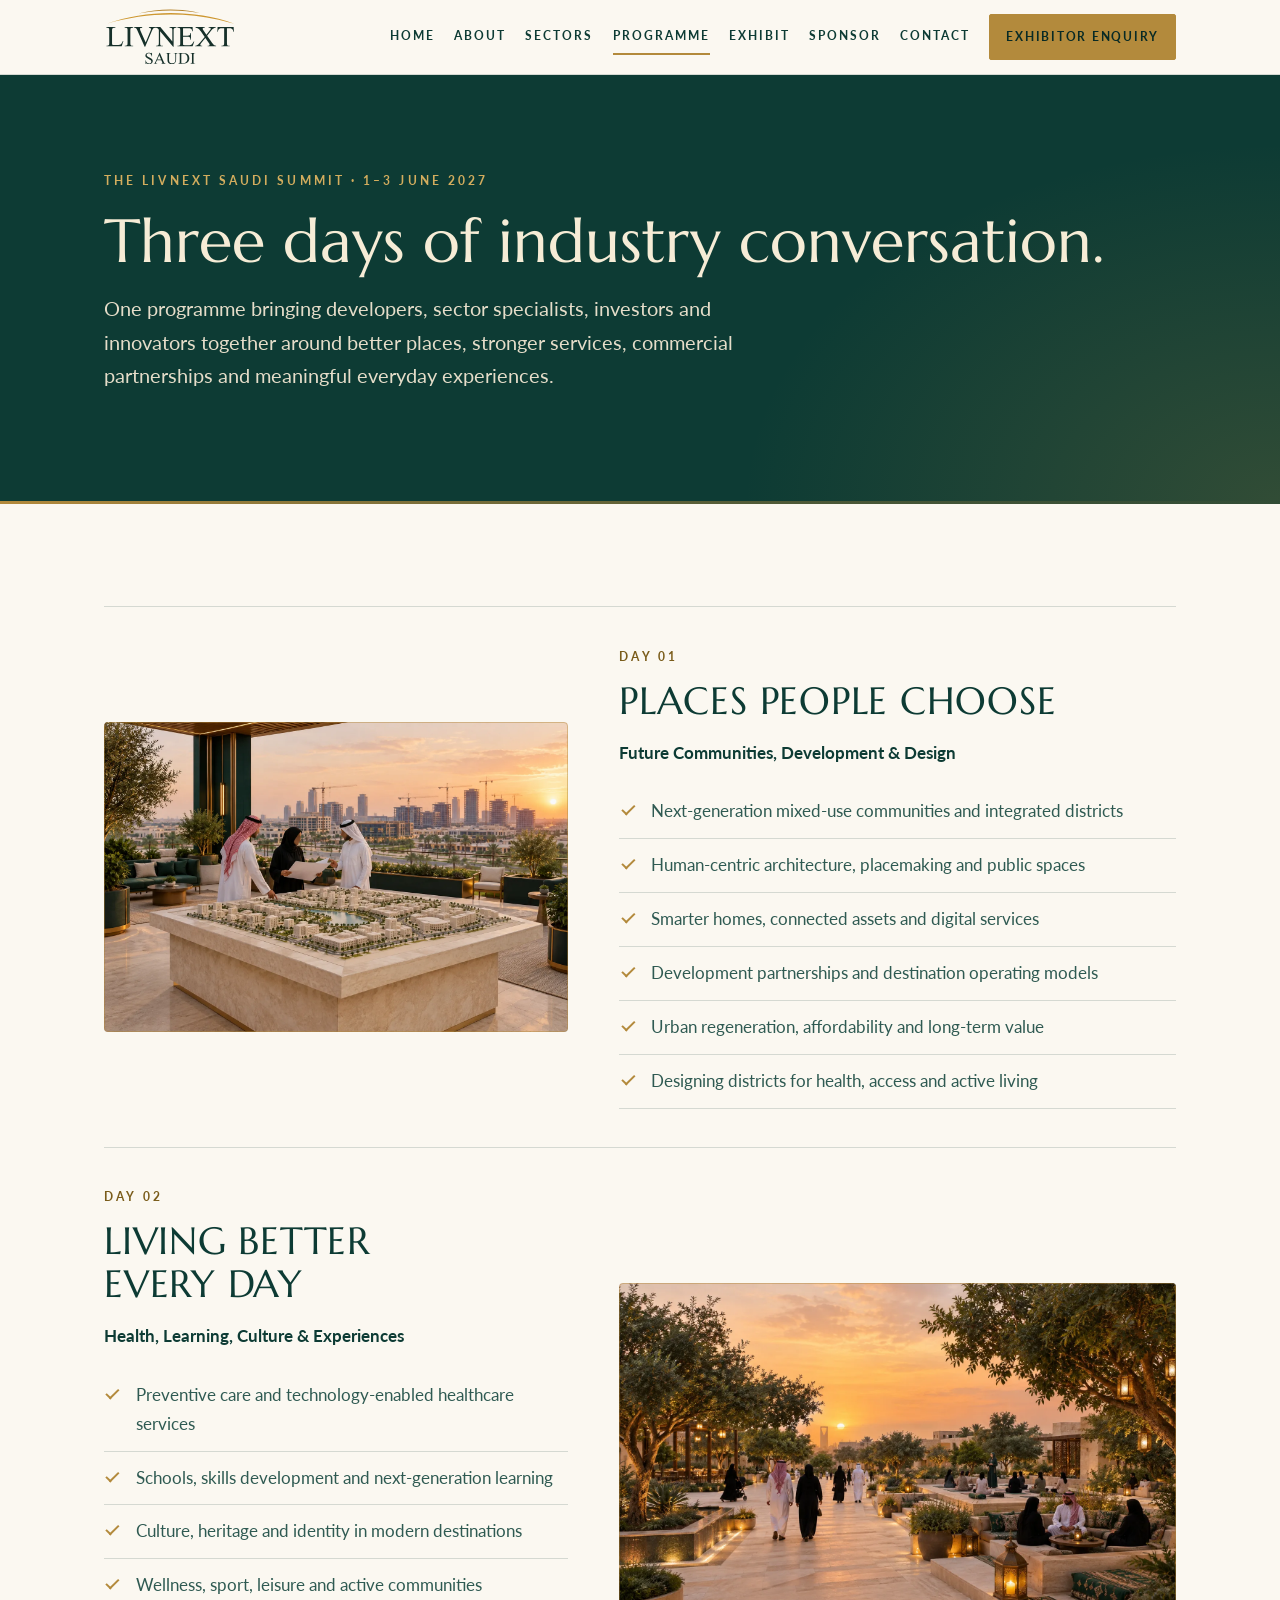
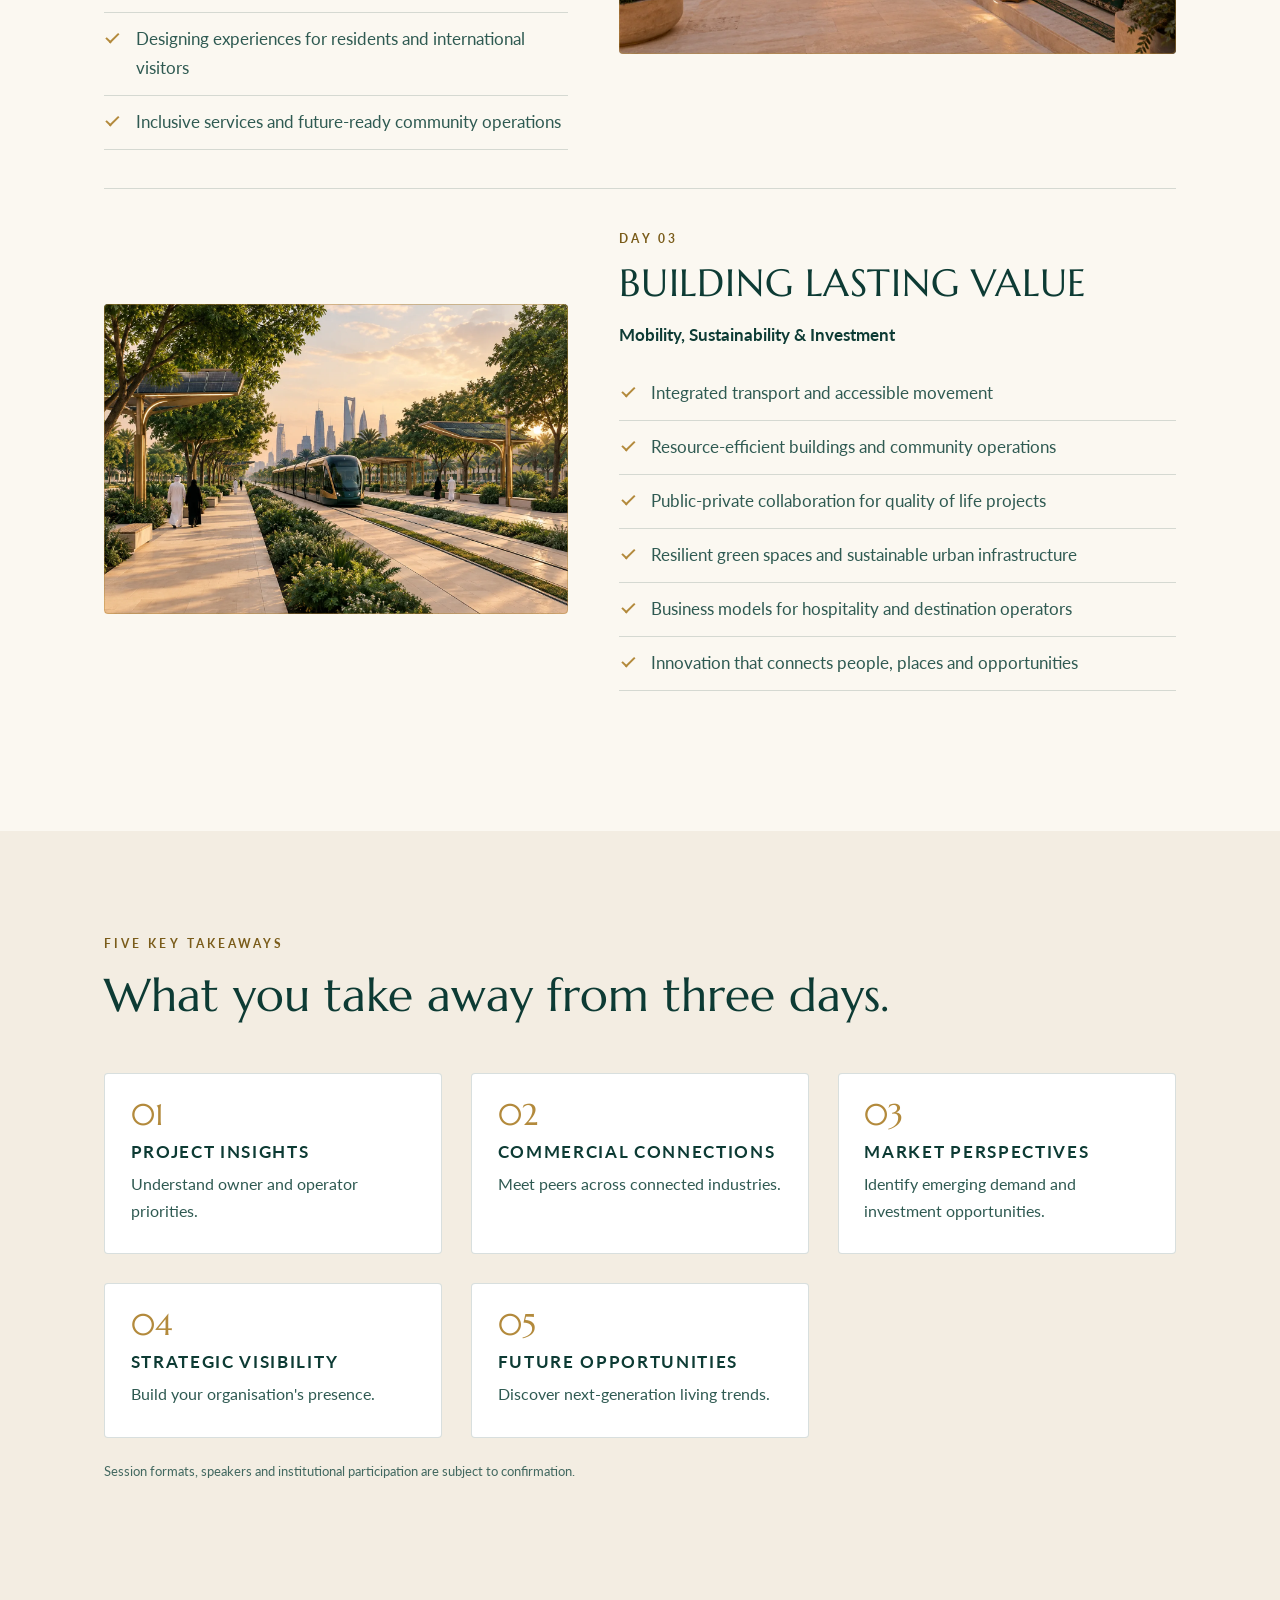
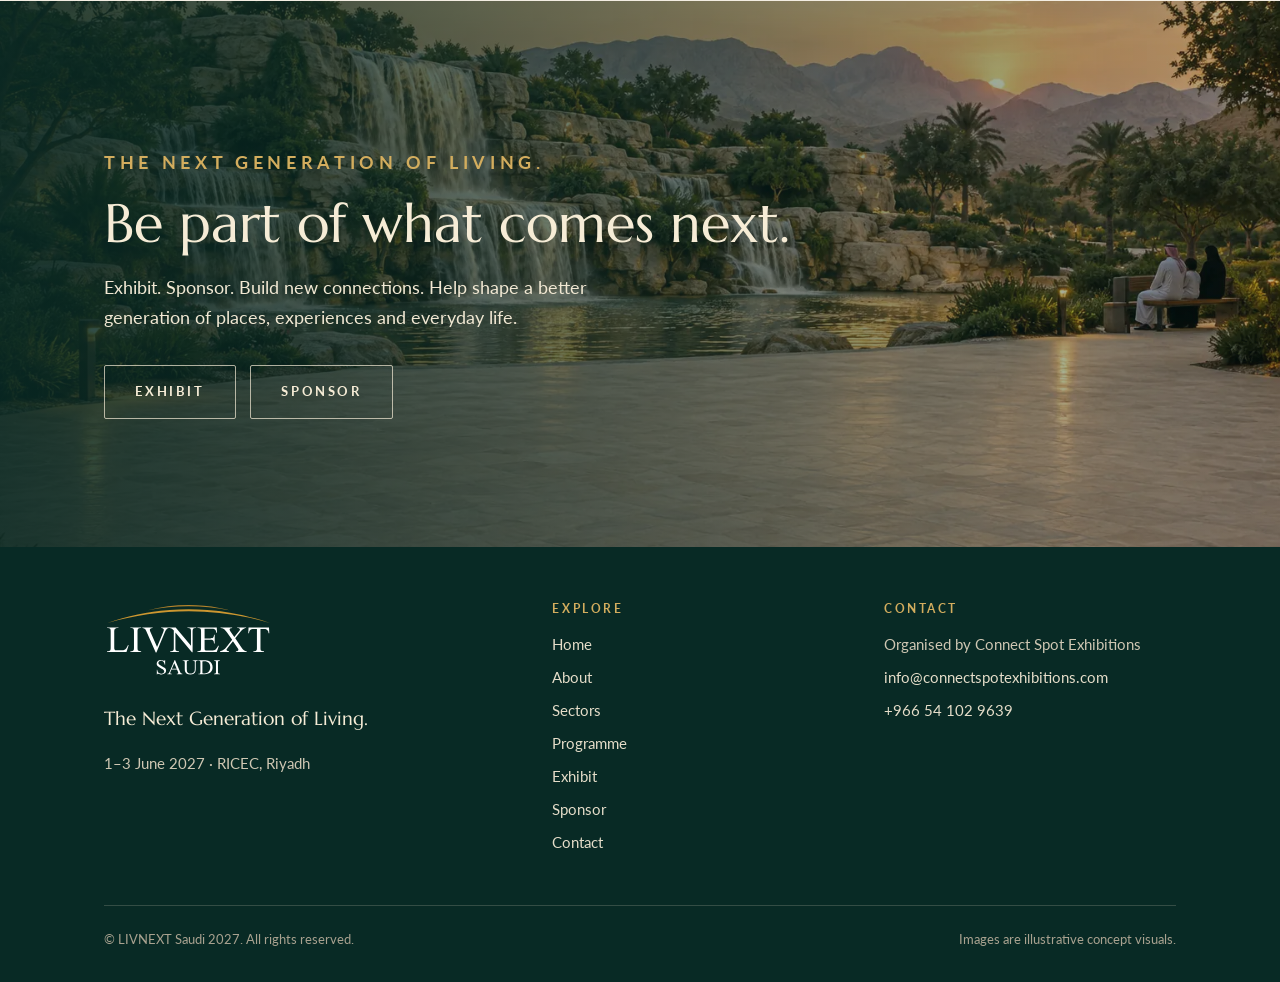
<file: programme.html>
<!DOCTYPE html>
<html lang="en">
<head>
<meta charset="UTF-8">
<!-- Google Tag Manager -->
<script>(function(w,d,s,l,i){w[l]=w[l]||[];w[l].push({'gtm.start':new Date().getTime(),event:'gtm.js'});var f=d.getElementsByTagName(s)[0],j=d.createElement(s),dl=l!='dataLayer'?'&l='+l:'';j.async=true;j.src='https://www.googletagmanager.com/gtm.js?id='+i+dl;f.parentNode.insertBefore(j,f);})(window,document,'script','dataLayer','GTM-T8MZG3PP');</script>
<!-- End Google Tag Manager -->
<meta name="viewport" content="width=device-width, initial-scale=1, viewport-fit=cover">
<title>Summit Programme | LIVNEXT Saudi 2027, Riyadh</title>
<meta name="description" content="Three days of industry conversation at LIVNEXT Saudi 2027, 1-3 June in Riyadh: future communities, health, learning, culture, mobility, sustainability and investment.">
<meta name="theme-color" content="#0d3b34">
<link rel="canonical" href="https://livnextsaudi.com/programme">
<meta property="og:site_name" content="LIVNEXT Saudi 2027">
<meta property="og:type" content="website">
<meta property="og:title" content="Summit Programme | LIVNEXT Saudi 2027, Riyadh">
<meta property="og:description" content="Three days of industry conversation at LIVNEXT Saudi 2027, 1-3 June in Riyadh: future communities, health, learning, culture, mobility, sustainability and investment.">
<meta property="og:url" content="https://livnextsaudi.com/programme">
<meta property="og:image" content="https://livnextsaudi.com/assets/img/og.jpg">
<meta name="robots" content="index, follow, max-image-preview:large, max-snippet:-1">
<meta property="og:locale" content="en_US">
<meta property="og:image:width" content="1200">
<meta property="og:image:height" content="630">
<meta property="og:image:alt" content="LIVNEXT Saudi 2027, the exhibition and summit on the next generation of living, Riyadh">
<meta name="twitter:card" content="summary_large_image">
<meta name="twitter:title" content="Summit Programme | LIVNEXT Saudi 2027, Riyadh">
<meta name="twitter:description" content="Three days of industry conversation at LIVNEXT Saudi 2027, 1-3 June in Riyadh: future communities, health, learning, culture, mobility, sustainability and investment.">
<meta name="twitter:image" content="https://livnextsaudi.com/assets/img/og.jpg">
<meta name="twitter:image:alt" content="LIVNEXT Saudi 2027, the exhibition and summit on the next generation of living, Riyadh">
<link rel="icon" type="image/svg+xml" href="/assets/img/favicon.svg">
<link rel="preconnect" href="https://fonts.googleapis.com"><link rel="preconnect" href="https://fonts.gstatic.com" crossorigin>
<link href="https://fonts.googleapis.com/css2?family=Lato:wght@400;700&family=Marcellus&display=swap" rel="stylesheet">
<link rel="stylesheet" href="assets/css/style.css">
<script>document.documentElement.className+=' js'</script>
<script type="application/ld+json">{"@context":"https://schema.org","@graph":[{"@type":"Organization","@id":"https://connectspotexhibitions.com/#org","name":"Connect Spot Exhibitions","url":"https://connectspotexhibitions.com","email":"info@connectspotexhibitions.com","address":{"@type":"PostalAddress","addressLocality":"Riyadh","addressCountry":"SA"}},{"@type":"WebSite","@id":"https://livnextsaudi.com/#website","name":"LIVNEXT Saudi 2027","alternateName":["LIVNEXT Saudi","LIV NEXT Saudi"],"url":"https://livnextsaudi.com/","inLanguage":"en","publisher":{"@id":"https://connectspotexhibitions.com/#org"}},{"@type":"BreadcrumbList","itemListElement":[{"@type":"ListItem","position":1,"name":"Home","item":"https://livnextsaudi.com/"},{"@type":"ListItem","position":2,"name":"Programme","item":"https://livnextsaudi.com/programme"}]}]}</script>
</head>
<body>
<!-- Google Tag Manager (noscript) -->
<noscript><iframe src="https://www.googletagmanager.com/ns.html?id=GTM-T8MZG3PP" height="0" width="0" style="display:none;visibility:hidden"></iframe></noscript>
<!-- End Google Tag Manager (noscript) -->
<a class="skip" href="#main">Skip to content</a>
<header class="site-header">
  <div class="wrap bar">
    <a class="brand" href="/" aria-label="LIVNEXT Saudi, home"><img src="/assets/img/logo.svg" alt="LIVNEXT Saudi" width="530" height="232"></a>
    <a class="btn gold hdr-cta" href="/contact?enquiry=exhibiting#register"><span class="long">Exhibitor Enquiry</span><span class="short">Enquire</span></a>
    <button class="menu-btn" type="button" aria-expanded="false" aria-controls="site-nav" aria-label="Menu"><span></span></button>
    <nav class="nav" id="site-nav" aria-label="Main"><a href="/">Home</a><a href="/about">About</a><a href="/sectors">Sectors</a><a href="/programme" aria-current="page">Programme</a><a href="/exhibit">Exhibit</a><a href="/sponsor">Sponsor</a><a href="/contact">Contact</a><a class="btn gold" href="/contact?enquiry=exhibiting#register">Exhibitor Enquiry</a></nav>
  </div>
</header>
<main id="main">

<section class="page-head on-dark"><div class="wrap"><p class="eyebrow">The LIVNEXT Saudi Summit &middot; 1&ndash;3 June 2027</p><h1>Three days of industry conversation.</h1><p class="lead">One programme bringing developers, sector specialists, investors and innovators together around better places, stronger services, commercial partnerships and meaningful everyday experiences.</p></div></section>
<section class="section"><div class="wrap"><article class="day reveal"><div class="frame wide"><img src="assets/img/programme-day1.webp" width="1536" height="1024" alt="Three professionals reviewing plans beside a scale model of a master-planned district, with construction cranes behind at sunset." loading="lazy" decoding="async"></div><div><p class="label">Day 01</p><h3>Places people choose</h3><p class="strap">Future Communities, Development &amp; Design</p><ul class="checks"><li>Next-generation mixed-use communities and integrated districts</li><li>Human-centric architecture, placemaking and public spaces</li><li>Smarter homes, connected assets and digital services</li><li>Development partnerships and destination operating models</li><li>Urban regeneration, affordability and long-term value</li><li>Designing districts for health, access and active living</li></ul></div></article><article class="day reveal"><div class="frame wide"><img src="assets/img/programme-day2.webp" width="1536" height="1024" alt="A lantern-lit plaza at sunset with people walking, a seated group in a wellness session and the Kingdom Centre far in the distance." loading="lazy" decoding="async"></div><div><p class="label">Day 02</p><h3>Living better every day</h3><p class="strap">Health, Learning, Culture &amp; Experiences</p><ul class="checks"><li>Preventive care and technology-enabled healthcare services</li><li>Schools, skills development and next-generation learning</li><li>Culture, heritage and identity in modern destinations</li><li>Wellness, sport, leisure and active communities</li><li>Designing experiences for residents and international visitors</li><li>Inclusive services and future-ready community operations</li></ul></div></article><article class="day reveal"><div class="frame wide"><img src="assets/img/programme-day3.webp" width="1536" height="1024" alt="A tram running through a green boulevard with solar canopies and a city skyline at golden hour." loading="lazy" decoding="async"></div><div><p class="label">Day 03</p><h3>Building lasting value</h3><p class="strap">Mobility, Sustainability &amp; Investment</p><ul class="checks"><li>Integrated transport and accessible movement</li><li>Resource-efficient buildings and community operations</li><li>Public-private collaboration for quality of life projects</li><li>Resilient green spaces and sustainable urban infrastructure</li><li>Business models for hospitality and destination operators</li><li>Innovation that connects people, places and opportunities</li></ul></div></article>
</div></section>
<section class="section tint" aria-labelledby="take"><div class="wrap">
  <div class="section-head reveal"><p class="eyebrow">Five key takeaways</p><h2 class="h2" id="take">What you take away from three days.</h2></div>
  <div class="grid c3"><div class="card plain reveal"><span class="num">01</span><h3>Project insights</h3><p>Understand owner and operator priorities.</p></div><div class="card plain reveal"><span class="num">02</span><h3>Commercial connections</h3><p>Meet peers across connected industries.</p></div><div class="card plain reveal"><span class="num">03</span><h3>Market perspectives</h3><p>Identify emerging demand and investment opportunities.</p></div><div class="card plain reveal"><span class="num">04</span><h3>Strategic visibility</h3><p>Build your organisation's presence.</p></div><div class="card plain reveal"><span class="num">05</span><h3>Future opportunities</h3><p>Discover next-generation living trends.</p></div></div>
  <p class="note">Session formats, speakers and institutional participation are subject to confirmation.</p>
</div></section>
<section class="band on-dark">
  <img src="assets/img/closing-waterfall.webp" width="1536" height="1024" alt="A waterfall and pool in a landscaped park at sunset, with mountains behind and a family seated on a bench." loading="lazy" decoding="async">
  <div class="wrap reveal"><p class="eyebrow">The Next Generation of Living.</p><h2>Be part of what comes next.</h2><p>Exhibit. Sponsor. Build new connections. Help shape a better generation of places, experiences and everyday life.</p>
  <div class="actions"><a class="btn ghost" href="/exhibit">Exhibit</a><a class="btn ghost" href="/sponsor">Sponsor</a></div></div>
</section>
</main>
<footer class="site-footer">
  <div class="wrap">
    <div class="foot">
      <div>
        <a class="brand" href="/" aria-label="LIVNEXT Saudi, home"><img src="/assets/img/logo-light.svg" alt="LIVNEXT Saudi" width="530" height="232"></a>
        <p class="tagline">The Next Generation of Living.</p>
        <p>1&ndash;3 June 2027 &middot; RICEC, Riyadh</p>
      </div>
      <div><h4>Explore</h4><ul><li><a href="/">Home</a></li><li><a href="/about">About</a></li><li><a href="/sectors">Sectors</a></li><li><a href="/programme">Programme</a></li><li><a href="/exhibit">Exhibit</a></li><li><a href="/sponsor">Sponsor</a></li><li><a href="/contact">Contact</a></li></ul></div>
      <div><h4>Contact</h4><ul>
        <li>Organised by Connect Spot Exhibitions</li>
        <li><a href="mailto:info@connectspotexhibitions.com">info@connectspotexhibitions.com</a></li>
        <li><a href="tel:+966541029639">+966 54 102 9639</a></li>
        </ul></div>
    </div>
    <div class="legal"><span>&copy; LIVNEXT Saudi 2027. All rights reserved.</span><span>Images are illustrative concept visuals.</span></div>
  </div>
</footer>
<script src="assets/js/site.js" defer></script>
</body>
</html>
</file>
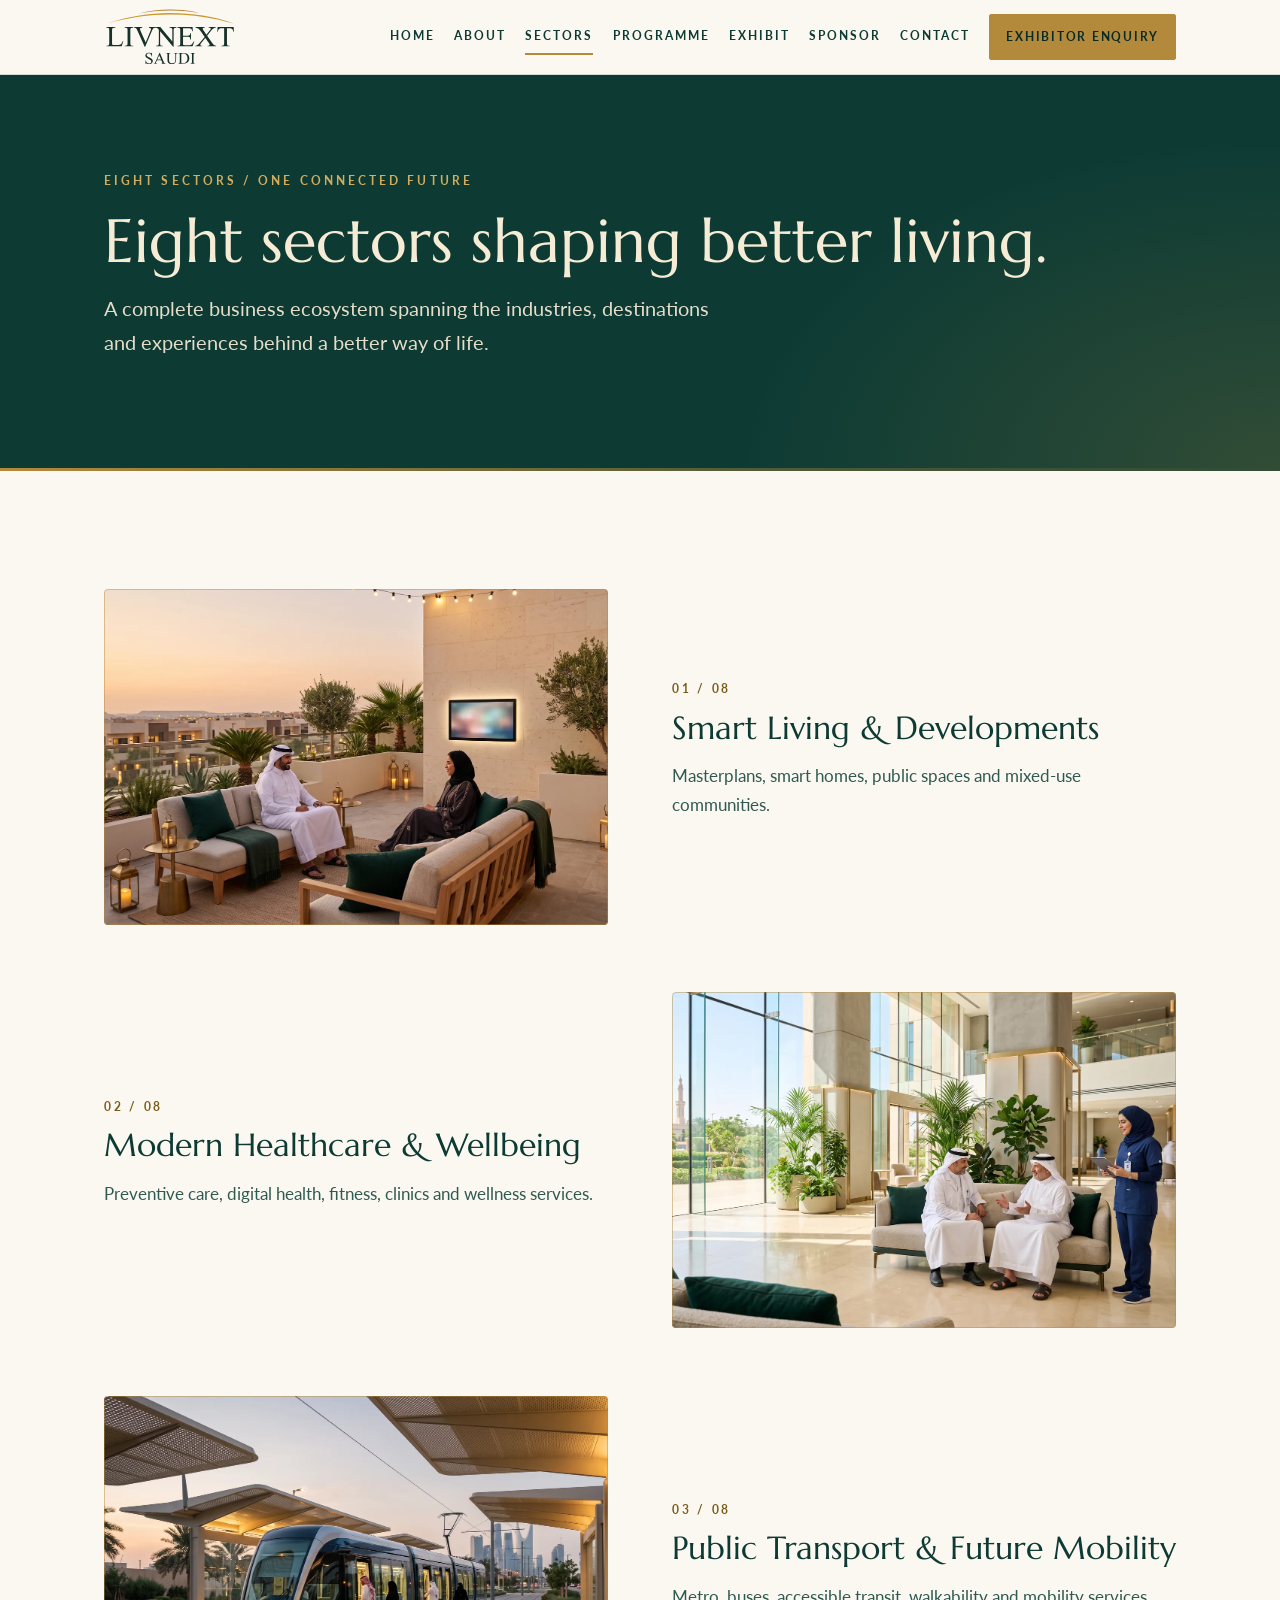
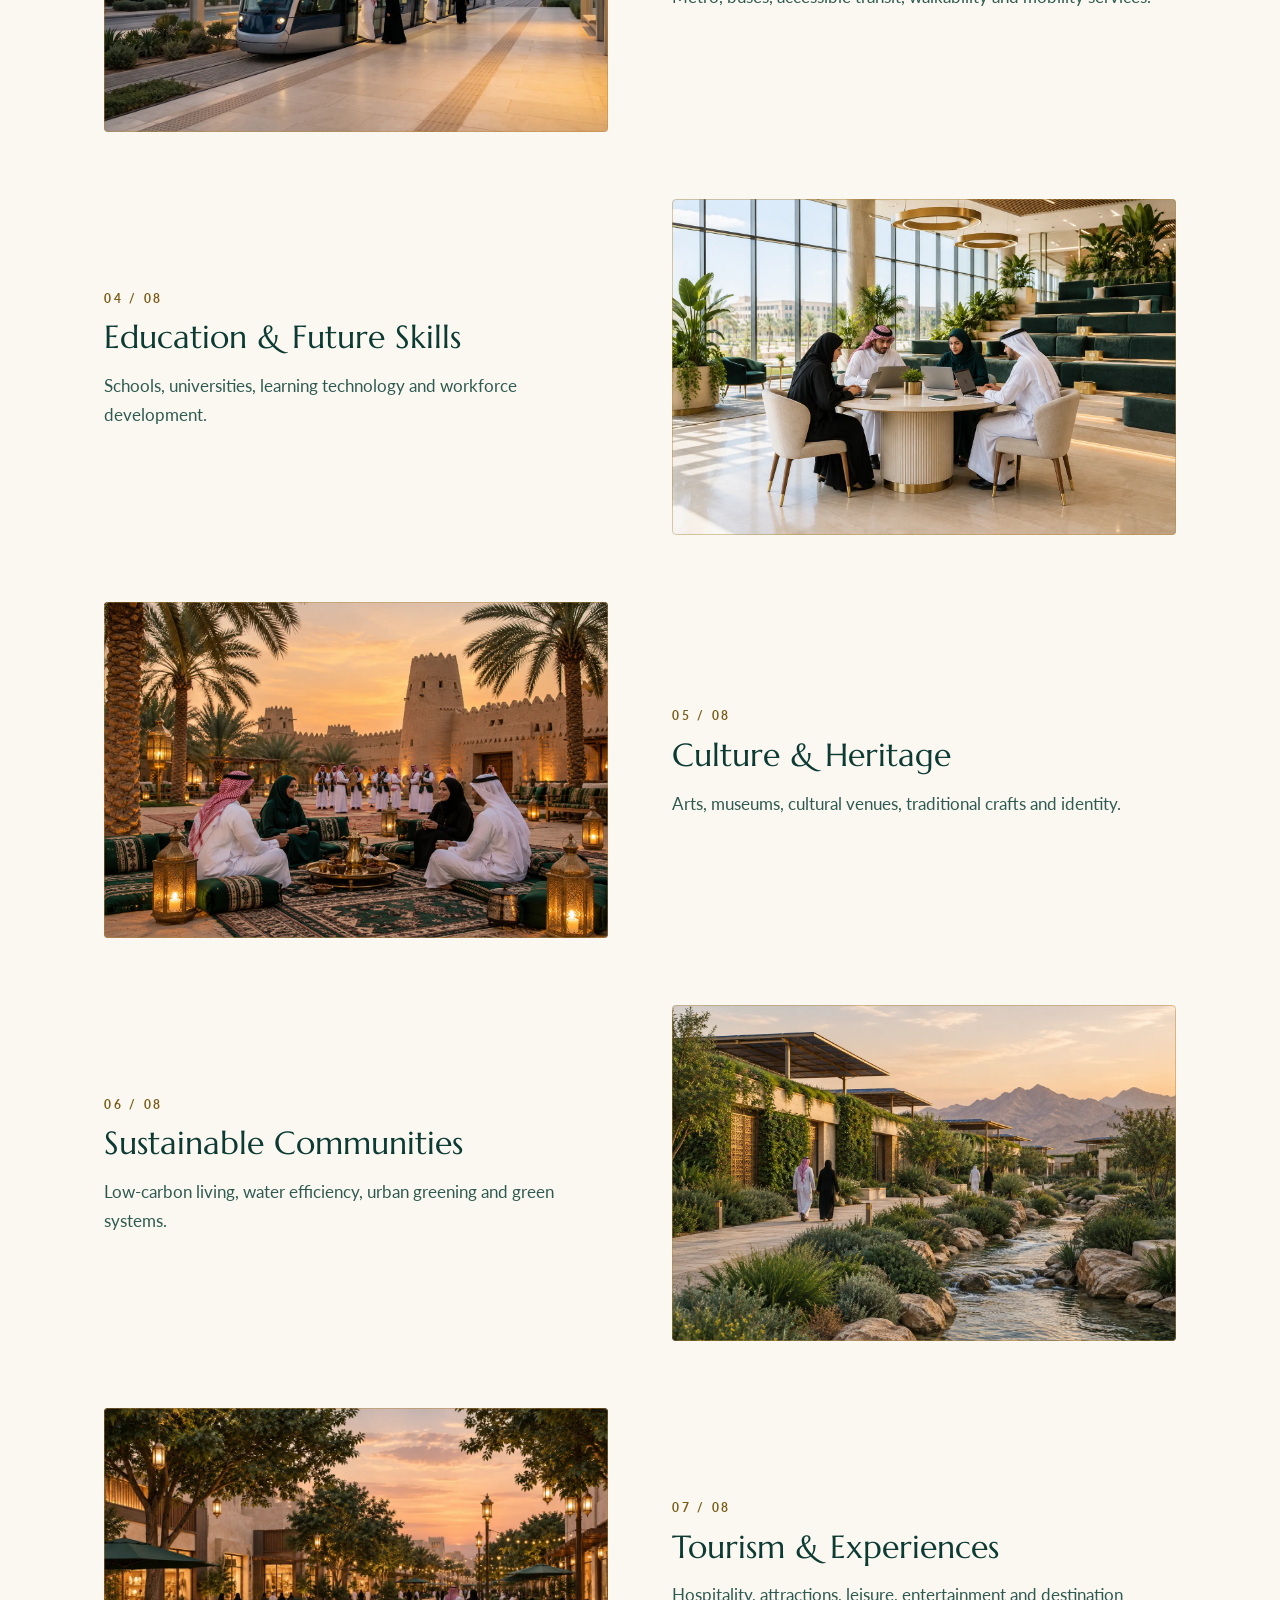
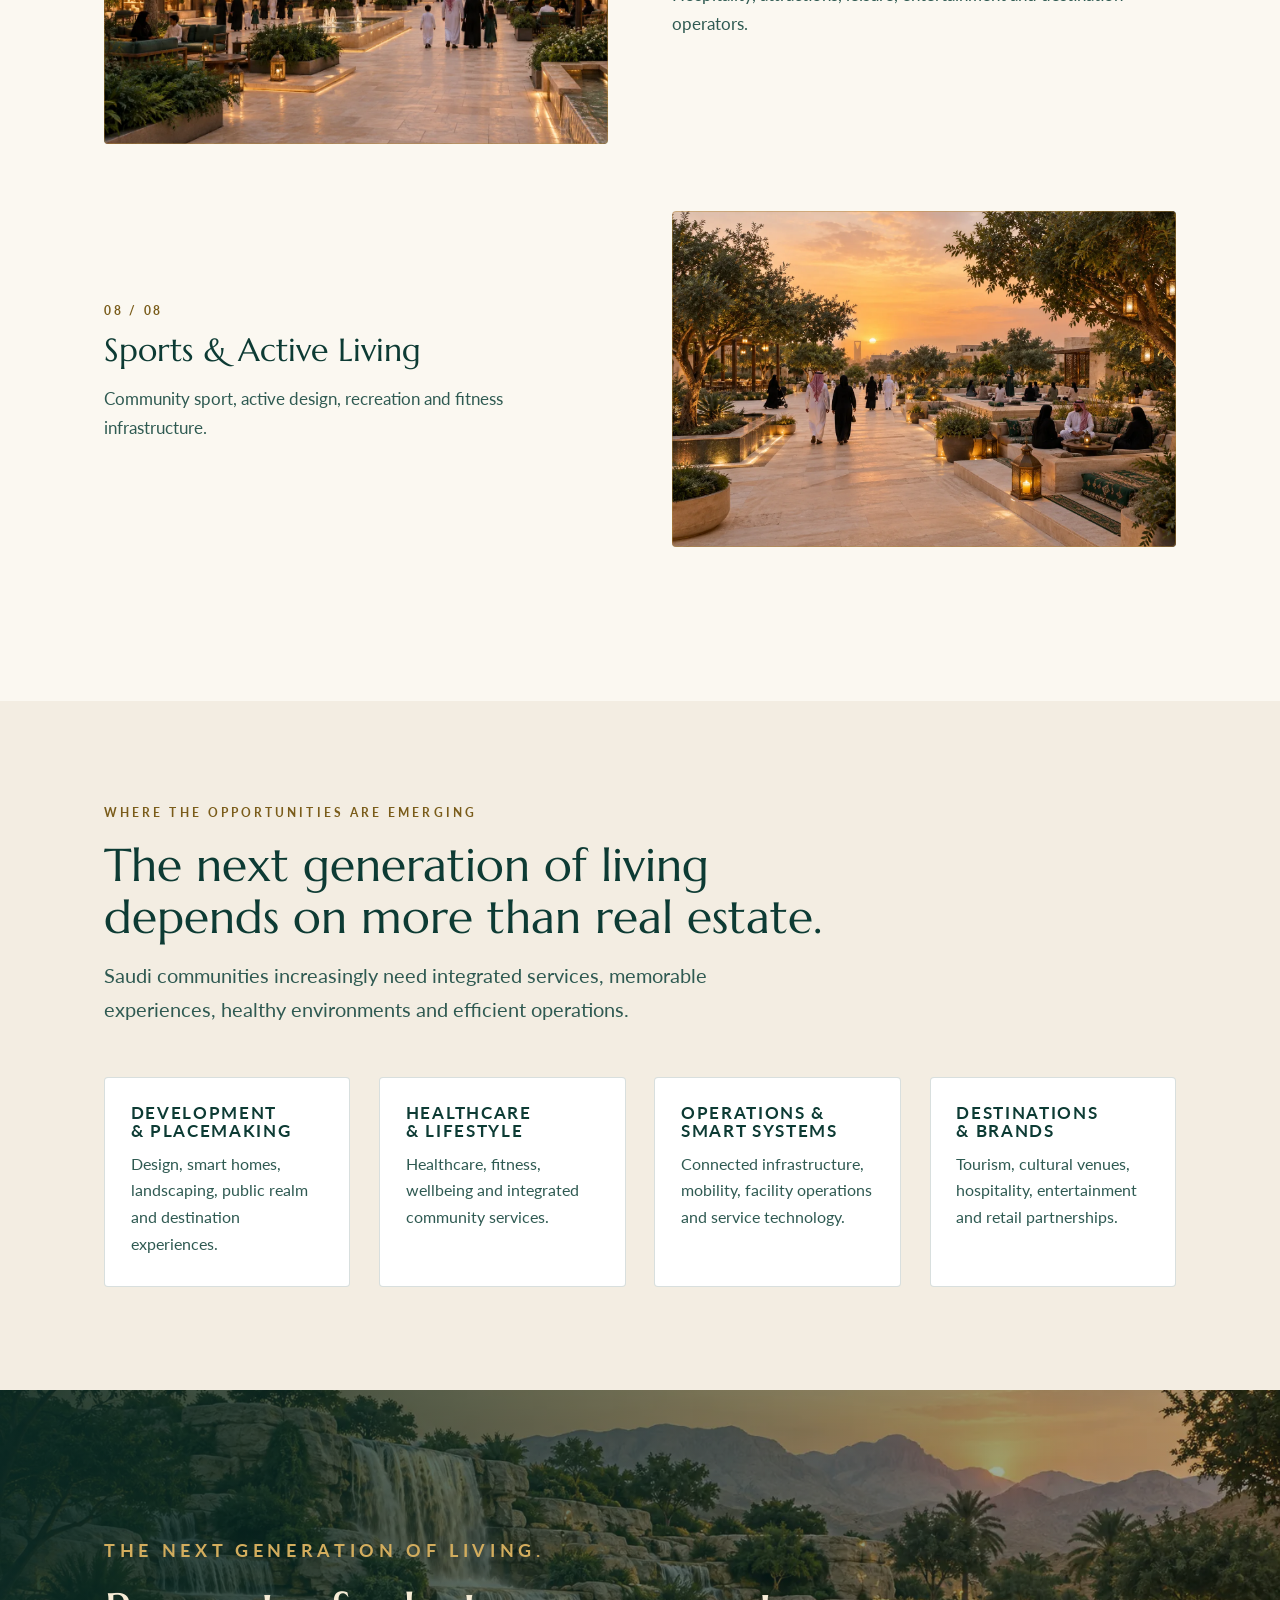
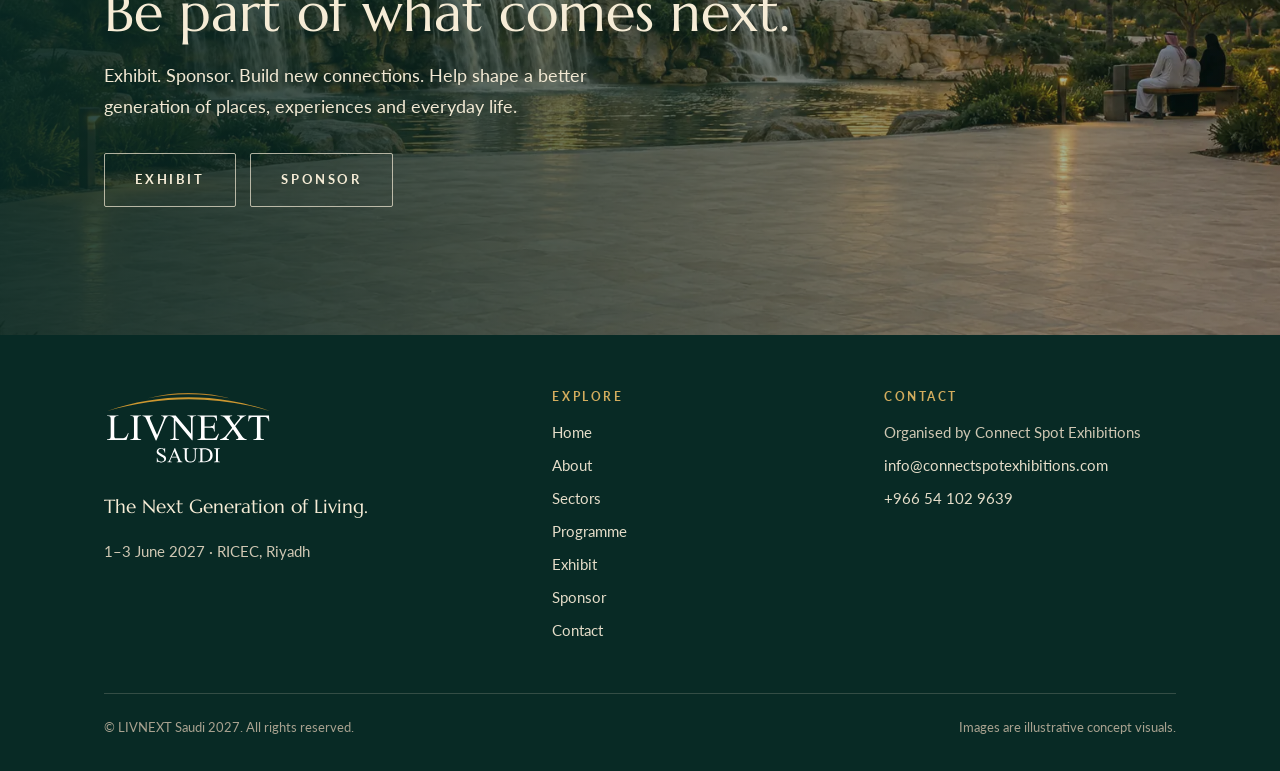
<file: sectors.html>
<!DOCTYPE html>
<html lang="en">
<head>
<meta charset="UTF-8">
<!-- Google Tag Manager -->
<script>(function(w,d,s,l,i){w[l]=w[l]||[];w[l].push({'gtm.start':new Date().getTime(),event:'gtm.js'});var f=d.getElementsByTagName(s)[0],j=d.createElement(s),dl=l!='dataLayer'?'&l='+l:'';j.async=true;j.src='https://www.googletagmanager.com/gtm.js?id='+i+dl;f.parentNode.insertBefore(j,f);})(window,document,'script','dataLayer','GTM-T8MZG3PP');</script>
<!-- End Google Tag Manager -->
<meta name="viewport" content="width=device-width, initial-scale=1, viewport-fit=cover">
<title>Eight Sectors | LIVNEXT Saudi 2027 Exhibition, Riyadh</title>
<meta name="description" content="Eight sectors at LIVNEXT Saudi 2027: smart living, healthcare, public transport and mobility, education, culture, sustainable communities, tourism and active living.">
<meta name="theme-color" content="#0d3b34">
<link rel="canonical" href="https://livnextsaudi.com/sectors">
<meta property="og:site_name" content="LIVNEXT Saudi 2027">
<meta property="og:type" content="website">
<meta property="og:title" content="Eight Sectors | LIVNEXT Saudi 2027 Exhibition, Riyadh">
<meta property="og:description" content="Eight sectors at LIVNEXT Saudi 2027: smart living, healthcare, public transport and mobility, education, culture, sustainable communities, tourism and active living.">
<meta property="og:url" content="https://livnextsaudi.com/sectors">
<meta property="og:image" content="https://livnextsaudi.com/assets/img/og.jpg">
<meta name="robots" content="index, follow, max-image-preview:large, max-snippet:-1">
<meta property="og:locale" content="en_US">
<meta property="og:image:width" content="1200">
<meta property="og:image:height" content="630">
<meta property="og:image:alt" content="LIVNEXT Saudi 2027, the exhibition and summit on the next generation of living, Riyadh">
<meta name="twitter:card" content="summary_large_image">
<meta name="twitter:title" content="Eight Sectors | LIVNEXT Saudi 2027 Exhibition, Riyadh">
<meta name="twitter:description" content="Eight sectors at LIVNEXT Saudi 2027: smart living, healthcare, public transport and mobility, education, culture, sustainable communities, tourism and active living.">
<meta name="twitter:image" content="https://livnextsaudi.com/assets/img/og.jpg">
<meta name="twitter:image:alt" content="LIVNEXT Saudi 2027, the exhibition and summit on the next generation of living, Riyadh">
<link rel="icon" type="image/svg+xml" href="/assets/img/favicon.svg">
<link rel="preconnect" href="https://fonts.googleapis.com"><link rel="preconnect" href="https://fonts.gstatic.com" crossorigin>
<link href="https://fonts.googleapis.com/css2?family=Lato:wght@400;700&family=Marcellus&display=swap" rel="stylesheet">
<link rel="stylesheet" href="assets/css/style.css">
<script>document.documentElement.className+=' js'</script>
<script type="application/ld+json">{"@context":"https://schema.org","@graph":[{"@type":"Organization","@id":"https://connectspotexhibitions.com/#org","name":"Connect Spot Exhibitions","url":"https://connectspotexhibitions.com","email":"info@connectspotexhibitions.com","address":{"@type":"PostalAddress","addressLocality":"Riyadh","addressCountry":"SA"}},{"@type":"WebSite","@id":"https://livnextsaudi.com/#website","name":"LIVNEXT Saudi 2027","alternateName":["LIVNEXT Saudi","LIV NEXT Saudi"],"url":"https://livnextsaudi.com/","inLanguage":"en","publisher":{"@id":"https://connectspotexhibitions.com/#org"}},{"@type":"BreadcrumbList","itemListElement":[{"@type":"ListItem","position":1,"name":"Home","item":"https://livnextsaudi.com/"},{"@type":"ListItem","position":2,"name":"Sectors","item":"https://livnextsaudi.com/sectors"}]}]}</script>
</head>
<body>
<!-- Google Tag Manager (noscript) -->
<noscript><iframe src="https://www.googletagmanager.com/ns.html?id=GTM-T8MZG3PP" height="0" width="0" style="display:none;visibility:hidden"></iframe></noscript>
<!-- End Google Tag Manager (noscript) -->
<a class="skip" href="#main">Skip to content</a>
<header class="site-header">
  <div class="wrap bar">
    <a class="brand" href="/" aria-label="LIVNEXT Saudi, home"><img src="/assets/img/logo.svg" alt="LIVNEXT Saudi" width="530" height="232"></a>
    <a class="btn gold hdr-cta" href="/contact?enquiry=exhibiting#register"><span class="long">Exhibitor Enquiry</span><span class="short">Enquire</span></a>
    <button class="menu-btn" type="button" aria-expanded="false" aria-controls="site-nav" aria-label="Menu"><span></span></button>
    <nav class="nav" id="site-nav" aria-label="Main"><a href="/">Home</a><a href="/about">About</a><a href="/sectors" aria-current="page">Sectors</a><a href="/programme">Programme</a><a href="/exhibit">Exhibit</a><a href="/sponsor">Sponsor</a><a href="/contact">Contact</a><a class="btn gold" href="/contact?enquiry=exhibiting#register">Exhibitor Enquiry</a></nav>
  </div>
</header>
<main id="main">

<section class="page-head on-dark"><div class="wrap"><p class="eyebrow">Eight sectors / One connected future</p><h1>Eight sectors shaping better living.</h1><p class="lead">A complete business ecosystem spanning the industries, destinations and experiences behind a better way of life.</p></div></section>
<section class="section"><div class="wrap"><article class="sector split" id="smart-living">
  <div class="frame wide reveal"><img src="assets/img/sector-smart-living.webp" width="1600" height="893" alt="Two residents talking on a rooftop terrace at dusk, with lanterns, olive trees and a smart display on the wall." loading="lazy" decoding="async"></div>
  <div class="reveal"><p class="kicker">01 / 08</p><h3>Smart Living &amp; Developments</h3><p>Masterplans, smart homes, public spaces and mixed-use communities.</p></div>
</article><article class="sector split reverse" id="healthcare">
  <div class="frame wide reveal"><img src="assets/img/sector-healthcare.webp" width="1600" height="893" alt="A doctor and a patient talking on a sofa in a bright hospital atrium while a nurse in scrubs looks on." loading="lazy" decoding="async"></div>
  <div class="reveal"><p class="kicker">02 / 08</p><h3>Modern Healthcare &amp; Wellbeing</h3><p>Preventive care, digital health, fitness, clinics and wellness services.</p></div>
</article><article class="sector split" id="mobility">
  <div class="frame wide reveal"><img src="assets/img/sector-mobility.webp" width="1600" height="893" alt="Passengers boarding a modern tram at a shaded station in Riyadh at dusk." loading="lazy" decoding="async"></div>
  <div class="reveal"><p class="kicker">03 / 08</p><h3>Public Transport &amp; Future Mobility</h3><p>Metro, buses, accessible transit, walkability and mobility services.</p></div>
</article><article class="sector split reverse" id="education">
  <div class="frame wide reveal"><img src="assets/img/sector-education.webp" width="1536" height="1024" alt="Four students working on laptops around a round table in a bright learning space with tiered seating." loading="lazy" decoding="async"></div>
  <div class="reveal"><p class="kicker">04 / 08</p><h3>Education &amp; Future Skills</h3><p>Schools, universities, learning technology and workforce development.</p></div>
</article><article class="sector split" id="culture">
  <div class="frame wide reveal"><img src="assets/img/sector-culture.webp" width="1536" height="1024" alt="Guests sharing Arabic coffee on rugs beside a mud-brick fort at dusk, with lanterns and traditional performers behind." loading="lazy" decoding="async"></div>
  <div class="reveal"><p class="kicker">05 / 08</p><h3>Culture &amp; Heritage</h3><p>Arts, museums, cultural venues, traditional crafts and identity.</p></div>
</article><article class="sector split reverse" id="sustainability">
  <div class="frame wide reveal"><img src="assets/img/sector-sustainability.webp" width="1536" height="1024" alt="Green-roofed buildings with solar canopies beside a stream and native planting, with mountains in the distance." loading="lazy" decoding="async"></div>
  <div class="reveal"><p class="kicker">06 / 08</p><h3>Sustainable Communities</h3><p>Low-carbon living, water efficiency, urban greening and green systems.</p></div>
</article><article class="sector split" id="tourism">
  <div class="frame wide reveal"><img src="assets/img/feature-living-district.webp" width="1200" height="800" alt="An evening pedestrian district with fountains, shaded seating and families strolling." loading="lazy" decoding="async"></div>
  <div class="reveal"><p class="kicker">07 / 08</p><h3>Tourism &amp; Experiences</h3><p>Hospitality, attractions, leisure, entertainment and destination operators.</p></div>
</article><article class="sector split reverse" id="sports">
  <div class="frame wide reveal"><img src="assets/img/programme-day2.webp" width="1536" height="1024" alt="A lantern-lit plaza at sunset with people walking and a seated group in a wellness session." loading="lazy" decoding="async"></div>
  <div class="reveal"><p class="kicker">08 / 08</p><h3>Sports &amp; Active Living</h3><p>Community sport, active design, recreation and fitness infrastructure.</p></div>
</article></div></section>

<section class="section tint" aria-labelledby="emerging"><div class="wrap">
  <div class="section-head reveal"><p class="eyebrow">Where the opportunities are emerging</p><h2 class="h2" id="emerging">The next generation of living depends on more than real estate.</h2>
  <p class="lead">Saudi communities increasingly need integrated services, memorable experiences, healthy environments and efficient operations.</p></div>
  <div class="grid c4">
    <div class="card plain reveal"><h3>Development &amp; placemaking</h3><p>Design, smart homes, landscaping, public realm and destination experiences.</p></div>
    <div class="card plain reveal"><h3>Healthcare &amp; lifestyle</h3><p>Healthcare, fitness, wellbeing and integrated community services.</p></div>
    <div class="card plain reveal"><h3>Operations &amp; smart systems</h3><p>Connected infrastructure, mobility, facility operations and service technology.</p></div>
    <div class="card plain reveal"><h3>Destinations &amp; brands</h3><p>Tourism, cultural venues, hospitality, entertainment and retail partnerships.</p></div>
  </div>
</div></section>
<section class="band on-dark">
  <img src="assets/img/closing-waterfall.webp" width="1536" height="1024" alt="A waterfall and pool in a landscaped park at sunset, with mountains behind and a family seated on a bench." loading="lazy" decoding="async">
  <div class="wrap reveal"><p class="eyebrow">The Next Generation of Living.</p><h2>Be part of what comes next.</h2><p>Exhibit. Sponsor. Build new connections. Help shape a better generation of places, experiences and everyday life.</p>
  <div class="actions"><a class="btn ghost" href="/exhibit">Exhibit</a><a class="btn ghost" href="/sponsor">Sponsor</a></div></div>
</section>
</main>
<footer class="site-footer">
  <div class="wrap">
    <div class="foot">
      <div>
        <a class="brand" href="/" aria-label="LIVNEXT Saudi, home"><img src="/assets/img/logo-light.svg" alt="LIVNEXT Saudi" width="530" height="232"></a>
        <p class="tagline">The Next Generation of Living.</p>
        <p>1&ndash;3 June 2027 &middot; RICEC, Riyadh</p>
      </div>
      <div><h4>Explore</h4><ul><li><a href="/">Home</a></li><li><a href="/about">About</a></li><li><a href="/sectors">Sectors</a></li><li><a href="/programme">Programme</a></li><li><a href="/exhibit">Exhibit</a></li><li><a href="/sponsor">Sponsor</a></li><li><a href="/contact">Contact</a></li></ul></div>
      <div><h4>Contact</h4><ul>
        <li>Organised by Connect Spot Exhibitions</li>
        <li><a href="mailto:info@connectspotexhibitions.com">info@connectspotexhibitions.com</a></li>
        <li><a href="tel:+966541029639">+966 54 102 9639</a></li>
        </ul></div>
    </div>
    <div class="legal"><span>&copy; LIVNEXT Saudi 2027. All rights reserved.</span><span>Images are illustrative concept visuals.</span></div>
  </div>
</footer>
<script src="assets/js/site.js" defer></script>
</body>
</html>
</file>
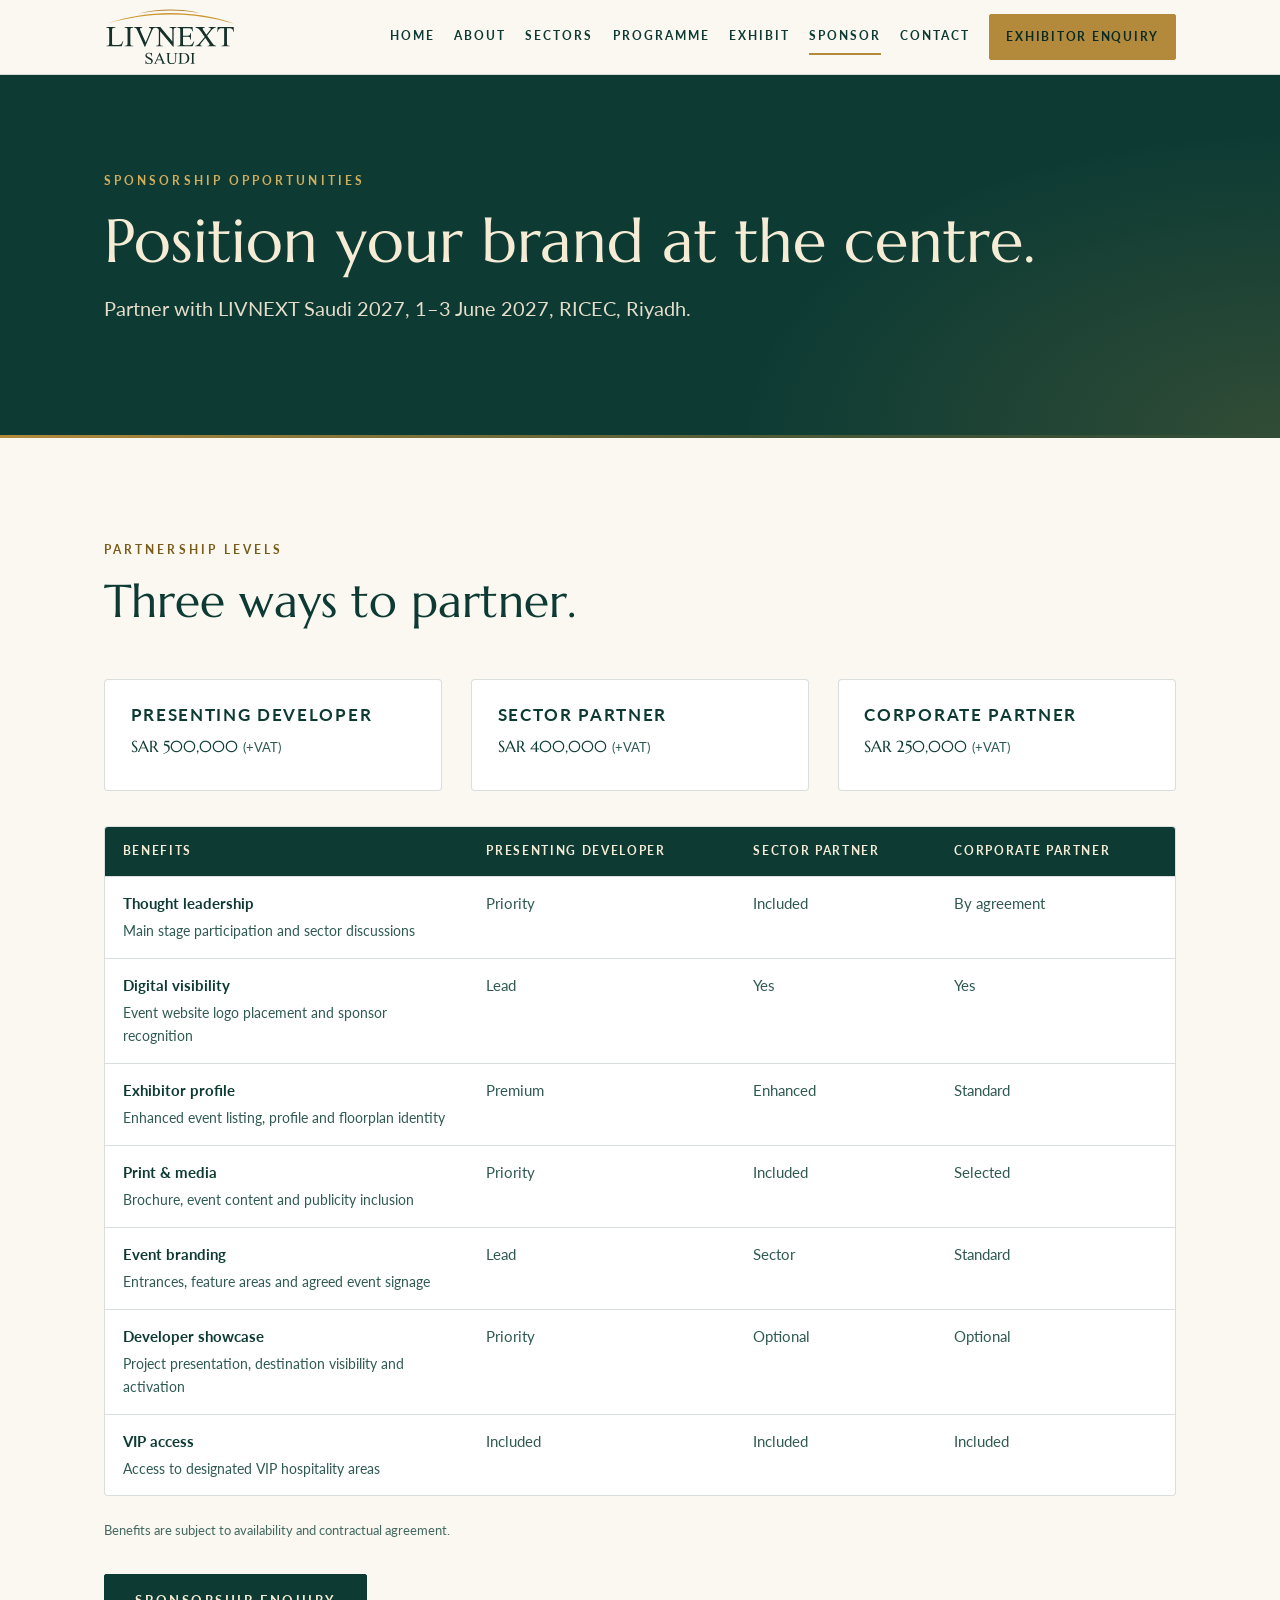
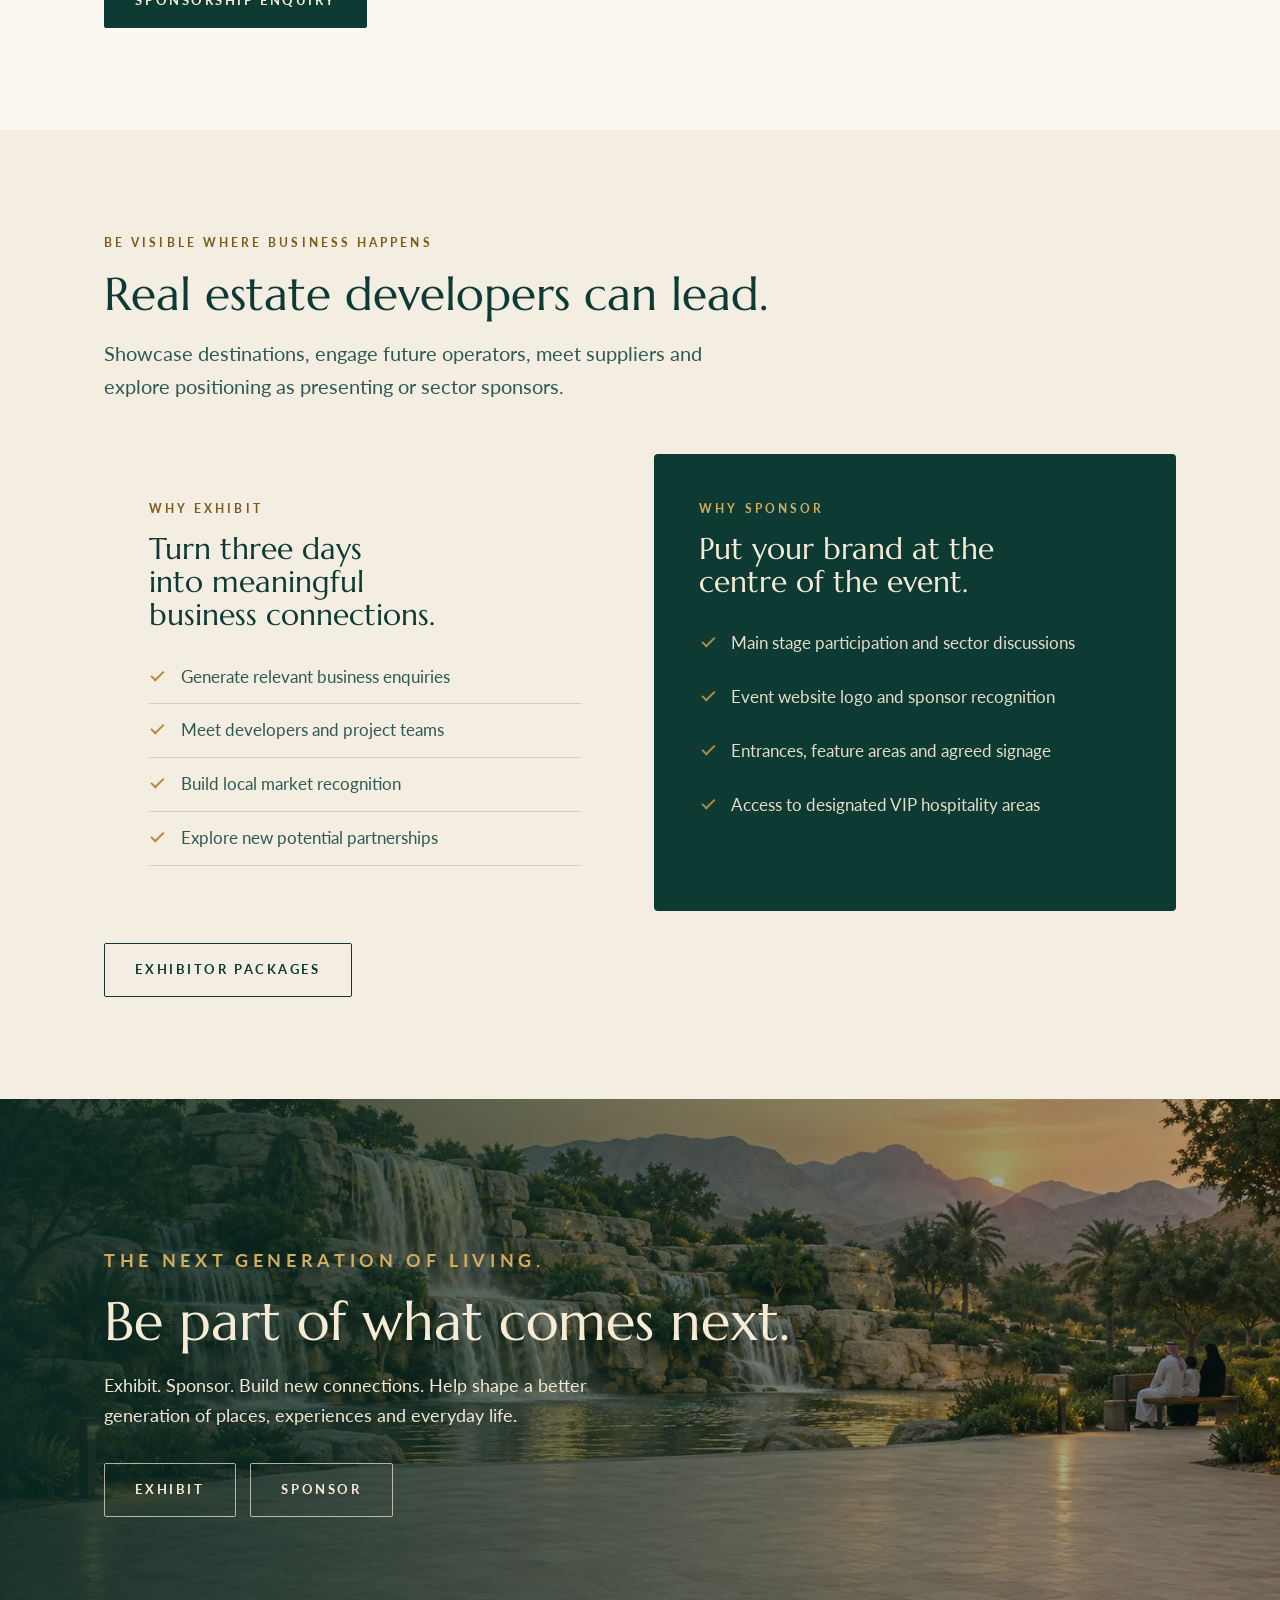
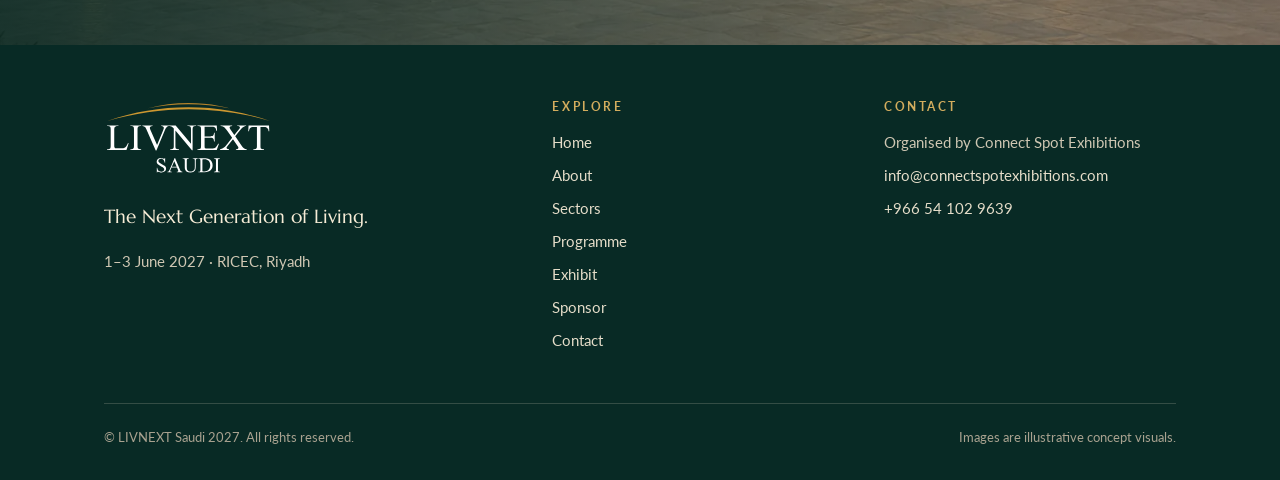
<file: sponsor.html>
<!DOCTYPE html>
<html lang="en">
<head>
<meta charset="UTF-8">
<!-- Google Tag Manager -->
<script>(function(w,d,s,l,i){w[l]=w[l]||[];w[l].push({'gtm.start':new Date().getTime(),event:'gtm.js'});var f=d.getElementsByTagName(s)[0],j=d.createElement(s),dl=l!='dataLayer'?'&l='+l:'';j.async=true;j.src='https://www.googletagmanager.com/gtm.js?id='+i+dl;f.parentNode.insertBefore(j,f);})(window,document,'script','dataLayer','GTM-T8MZG3PP');</script>
<!-- End Google Tag Manager -->
<meta name="viewport" content="width=device-width, initial-scale=1, viewport-fit=cover">
<title>Sponsor LIVNEXT Saudi 2027 | Partnership Opportunities</title>
<meta name="description" content="Sponsor LIVNEXT Saudi 2027: Presenting Developer (SAR 500,000), Sector Partner (SAR 400,000) and Corporate Partner (SAR 250,000), all plus VAT. 1-3 June, Riyadh.">
<meta name="theme-color" content="#0d3b34">
<link rel="canonical" href="https://livnextsaudi.com/sponsor">
<meta property="og:site_name" content="LIVNEXT Saudi 2027">
<meta property="og:type" content="website">
<meta property="og:title" content="Sponsor LIVNEXT Saudi 2027 | Partnership Opportunities">
<meta property="og:description" content="Sponsor LIVNEXT Saudi 2027: Presenting Developer (SAR 500,000), Sector Partner (SAR 400,000) and Corporate Partner (SAR 250,000), all plus VAT. 1-3 June, Riyadh.">
<meta property="og:url" content="https://livnextsaudi.com/sponsor">
<meta property="og:image" content="https://livnextsaudi.com/assets/img/og.jpg">
<meta name="robots" content="index, follow, max-image-preview:large, max-snippet:-1">
<meta property="og:locale" content="en_US">
<meta property="og:image:width" content="1200">
<meta property="og:image:height" content="630">
<meta property="og:image:alt" content="LIVNEXT Saudi 2027, the exhibition and summit on the next generation of living, Riyadh">
<meta name="twitter:card" content="summary_large_image">
<meta name="twitter:title" content="Sponsor LIVNEXT Saudi 2027 | Partnership Opportunities">
<meta name="twitter:description" content="Sponsor LIVNEXT Saudi 2027: Presenting Developer (SAR 500,000), Sector Partner (SAR 400,000) and Corporate Partner (SAR 250,000), all plus VAT. 1-3 June, Riyadh.">
<meta name="twitter:image" content="https://livnextsaudi.com/assets/img/og.jpg">
<meta name="twitter:image:alt" content="LIVNEXT Saudi 2027, the exhibition and summit on the next generation of living, Riyadh">
<link rel="icon" type="image/svg+xml" href="/assets/img/favicon.svg">
<link rel="preconnect" href="https://fonts.googleapis.com"><link rel="preconnect" href="https://fonts.gstatic.com" crossorigin>
<link href="https://fonts.googleapis.com/css2?family=Lato:wght@400;700&family=Marcellus&display=swap" rel="stylesheet">
<link rel="stylesheet" href="assets/css/style.css">
<script>document.documentElement.className+=' js'</script>
<script type="application/ld+json">{"@context":"https://schema.org","@graph":[{"@type":"Organization","@id":"https://connectspotexhibitions.com/#org","name":"Connect Spot Exhibitions","url":"https://connectspotexhibitions.com","email":"info@connectspotexhibitions.com","address":{"@type":"PostalAddress","addressLocality":"Riyadh","addressCountry":"SA"}},{"@type":"WebSite","@id":"https://livnextsaudi.com/#website","name":"LIVNEXT Saudi 2027","alternateName":["LIVNEXT Saudi","LIV NEXT Saudi"],"url":"https://livnextsaudi.com/","inLanguage":"en","publisher":{"@id":"https://connectspotexhibitions.com/#org"}},{"@type":"BreadcrumbList","itemListElement":[{"@type":"ListItem","position":1,"name":"Home","item":"https://livnextsaudi.com/"},{"@type":"ListItem","position":2,"name":"Sponsor","item":"https://livnextsaudi.com/sponsor"}]}]}</script>
</head>
<body>
<!-- Google Tag Manager (noscript) -->
<noscript><iframe src="https://www.googletagmanager.com/ns.html?id=GTM-T8MZG3PP" height="0" width="0" style="display:none;visibility:hidden"></iframe></noscript>
<!-- End Google Tag Manager (noscript) -->
<a class="skip" href="#main">Skip to content</a>
<header class="site-header">
  <div class="wrap bar">
    <a class="brand" href="/" aria-label="LIVNEXT Saudi, home"><img src="/assets/img/logo.svg" alt="LIVNEXT Saudi" width="530" height="232"></a>
    <a class="btn gold hdr-cta" href="/contact?enquiry=exhibiting#register"><span class="long">Exhibitor Enquiry</span><span class="short">Enquire</span></a>
    <button class="menu-btn" type="button" aria-expanded="false" aria-controls="site-nav" aria-label="Menu"><span></span></button>
    <nav class="nav" id="site-nav" aria-label="Main"><a href="/">Home</a><a href="/about">About</a><a href="/sectors">Sectors</a><a href="/programme">Programme</a><a href="/exhibit">Exhibit</a><a href="/sponsor" aria-current="page">Sponsor</a><a href="/contact">Contact</a><a class="btn gold" href="/contact?enquiry=exhibiting#register">Exhibitor Enquiry</a></nav>
  </div>
</header>
<main id="main">

<section class="page-head on-dark"><div class="wrap"><p class="eyebrow">Sponsorship opportunities</p><h1>Position your brand at the centre.</h1><p class="lead">Partner with LIVNEXT Saudi 2027, 1&ndash;3 June 2027, RICEC, Riyadh.</p></div></section>
<section class="section" aria-labelledby="tiers"><div class="wrap">
  <div class="section-head reveal"><p class="eyebrow">Partnership levels</p><h2 class="h2" id="tiers">Three ways to partner.</h2></div>
  <div class="grid c3">
    <div class="card plain reveal"><h3>Presenting Developer</h3><p class="price">SAR 500,000 <small>(+VAT)</small></p></div>
    <div class="card plain reveal"><h3>Sector Partner</h3><p class="price">SAR 400,000 <small>(+VAT)</small></p></div>
    <div class="card plain reveal"><h3>Corporate Partner</h3><p class="price">SAR 250,000 <small>(+VAT)</small></p></div>
  </div>
  <div class="tbl-wrap reveal"><table class="tbl"><caption class="sr">Sponsorship benefits by partnership level</caption>
    <thead><tr><th scope="col">Benefits</th><th scope="col">Presenting Developer</th><th scope="col">Sector Partner</th><th scope="col">Corporate Partner</th></tr></thead>
    <tbody><tr><th scope="row">Thought leadership<small>Main stage participation and sector discussions</small></th><td>Priority</td><td>Included</td><td>By agreement</td></tr><tr><th scope="row">Digital visibility<small>Event website logo placement and sponsor recognition</small></th><td>Lead</td><td>Yes</td><td>Yes</td></tr><tr><th scope="row">Exhibitor profile<small>Enhanced event listing, profile and floorplan identity</small></th><td>Premium</td><td>Enhanced</td><td>Standard</td></tr><tr><th scope="row">Print &amp; media<small>Brochure, event content and publicity inclusion</small></th><td>Priority</td><td>Included</td><td>Selected</td></tr><tr><th scope="row">Event branding<small>Entrances, feature areas and agreed event signage</small></th><td>Lead</td><td>Sector</td><td>Standard</td></tr><tr><th scope="row">Developer showcase<small>Project presentation, destination visibility and activation</small></th><td>Priority</td><td>Optional</td><td>Optional</td></tr><tr><th scope="row">VIP access<small>Access to designated VIP hospitality areas</small></th><td>Included</td><td>Included</td><td>Included</td></tr></tbody></table></div>
  <p class="note">Benefits are subject to availability and contractual agreement.</p>
  <div class="actions"><a class="btn" href="/contact?enquiry=sponsoring#register">Sponsorship enquiry</a></div>
</div></section>

<section class="section tint" aria-labelledby="participation"><div class="wrap">
  <div class="section-head reveal"><p class="eyebrow">Be visible where business happens</p><h2 class="h2" id="participation">Real estate developers can lead.</h2>
  <p class="lead">Showcase destinations, engage future operators, meet suppliers and explore positioning as presenting or sector sponsors.</p></div>
  <div class="pair">
    <div class="panel light reveal"><p class="eyebrow">Why exhibit</p><h3>Turn three days into meaningful business connections.</h3>
      <ul class="checks"><li>Generate relevant business enquiries</li><li>Meet developers and project teams</li><li>Build local market recognition</li><li>Explore new potential partnerships</li></ul></div>
    <div class="panel deep on-dark reveal"><p class="eyebrow">Why sponsor</p><h3>Put your brand at the centre of the event.</h3>
      <ul class="checks"><li>Main stage participation and sector discussions</li><li>Event website logo and sponsor recognition</li><li>Entrances, feature areas and agreed signage</li><li>Access to designated VIP hospitality areas</li></ul></div>
  </div>
  <div class="actions"><a class="btn line" href="/exhibit">Exhibitor packages</a></div>
</div></section>
<section class="band on-dark">
  <img src="assets/img/closing-waterfall.webp" width="1536" height="1024" alt="A waterfall and pool in a landscaped park at sunset, with mountains behind and a family seated on a bench." loading="lazy" decoding="async">
  <div class="wrap reveal"><p class="eyebrow">The Next Generation of Living.</p><h2>Be part of what comes next.</h2><p>Exhibit. Sponsor. Build new connections. Help shape a better generation of places, experiences and everyday life.</p>
  <div class="actions"><a class="btn ghost" href="/exhibit">Exhibit</a><a class="btn ghost" href="/sponsor">Sponsor</a></div></div>
</section>
</main>
<footer class="site-footer">
  <div class="wrap">
    <div class="foot">
      <div>
        <a class="brand" href="/" aria-label="LIVNEXT Saudi, home"><img src="/assets/img/logo-light.svg" alt="LIVNEXT Saudi" width="530" height="232"></a>
        <p class="tagline">The Next Generation of Living.</p>
        <p>1&ndash;3 June 2027 &middot; RICEC, Riyadh</p>
      </div>
      <div><h4>Explore</h4><ul><li><a href="/">Home</a></li><li><a href="/about">About</a></li><li><a href="/sectors">Sectors</a></li><li><a href="/programme">Programme</a></li><li><a href="/exhibit">Exhibit</a></li><li><a href="/sponsor">Sponsor</a></li><li><a href="/contact">Contact</a></li></ul></div>
      <div><h4>Contact</h4><ul>
        <li>Organised by Connect Spot Exhibitions</li>
        <li><a href="mailto:info@connectspotexhibitions.com">info@connectspotexhibitions.com</a></li>
        <li><a href="tel:+966541029639">+966 54 102 9639</a></li>
        </ul></div>
    </div>
    <div class="legal"><span>&copy; LIVNEXT Saudi 2027. All rights reserved.</span><span>Images are illustrative concept visuals.</span></div>
  </div>
</footer>
<script src="assets/js/site.js" defer></script>
</body>
</html>
</file>
<file: assets/css/style.css>
/* LIV NEXT Saudi 2027: shared styles. Colours follow the coming-soon page. */
:root {
  --ink: #0d3b34;
  --ink-deep: #082a25;
  --ink-soft: #2f5a52;
  --gold: #b38a3c;
  --gold-soft: #d3ad5e;
  --gold-ink: #7a5c1a;
  --cream: #f6ecd6;
  --ivory: #f3ede2;
  --paper: #fbf8f1;
  --peach: #ecd6b6;
  --amber: #e8b988;
  --line: rgba(13, 59, 52, .16);
  --font-display: 'Marcellus', 'Cormorant Garamond', Georgia, serif;
  --font-body: 'Lato', 'Helvetica Neue', Arial, sans-serif;
  --wrap: 72rem;
  --gutter: clamp(1.1rem, 4vw, 2.5rem);
  --radius: 4px;
}
*, *::before, *::after { box-sizing: border-box; }
html { scroll-behavior: smooth; scroll-padding-top: 5.5rem; -webkit-text-size-adjust: 100%; }
body {
  margin: 0;
  background: var(--paper);
  color: var(--ink-soft);
  font-family: var(--font-body);
  font-size: 1.0625rem;
  line-height: 1.7;
  -webkit-font-smoothing: antialiased;
}
img { display: block; max-width: 100%; height: auto; }
a { color: var(--ink); text-underline-offset: 3px; }
a:hover { color: var(--gold-ink); }
h1, h2, h3, h4 { font-family: var(--font-display); font-weight: 400; color: var(--ink); line-height: 1.12; margin: 0; text-wrap: balance; }
p { margin: 0 0 1rem; }
ul { margin: 0; padding: 0; list-style: none; }
:focus-visible { outline: 3px solid var(--gold); outline-offset: 3px; }
.skip { position: absolute; left: -999px; top: .5rem; z-index: 100; background: var(--ink); color: var(--cream); padding: .6rem 1rem; }
.skip:focus { left: .5rem; }
.wrap { width: 100%; max-width: var(--wrap); margin-inline: auto; padding-inline: var(--gutter); }

/* Header */
.site-header { position: sticky; top: 0; z-index: 50; background: rgba(251, 248, 241, .96); backdrop-filter: blur(8px); border-bottom: 1px solid var(--line); }
.bar { display: flex; align-items: center; justify-content: space-between; gap: 1.5rem; min-height: 4.5rem; }
.brand { display: inline-flex; flex-direction: column; align-items: center; text-decoration: none; color: var(--ink); line-height: 1; padding-block: .5rem; }

.brand .w1 { font-family: var(--font-display); font-size: 1.55rem; letter-spacing: .1em; padding-left: .1em; }
.brand .w2 { font-family: var(--font-display); font-size: .6rem; letter-spacing: .55em; padding-left: .55em; margin-top: .2rem; }
.nav { display: flex; align-items: center; gap: clamp(.8rem, 1.5vw, 1.6rem); }
.nav a { text-decoration: none; font-size: .78rem; font-weight: 700; letter-spacing: .16em; text-transform: uppercase; color: var(--ink); padding-block: .4rem; border-bottom: 2px solid transparent; }
.nav a:hover, .nav a[aria-current="page"] { border-bottom-color: var(--gold); color: var(--ink); }
.nav .btn { border-bottom: 1px solid var(--ink); color: var(--cream); padding: .7rem 1rem; white-space: nowrap; letter-spacing: .14em; }
.nav .btn:hover { color: var(--ink); border-bottom-color: var(--gold); }
.nav .btn.gold { border-color: var(--gold); color: var(--ink-deep); }
.nav .btn.gold:hover { background: var(--ink); border-color: var(--ink); color: var(--cream); }
.menu-btn { display: none; background: none; border: 1px solid var(--line); border-radius: var(--radius); width: 2.9rem; height: 2.9rem; align-items: center; justify-content: center; cursor: pointer; color: var(--ink); }
.menu-btn span, .menu-btn span::before, .menu-btn span::after { display: block; width: 1.3rem; height: 2px; background: currentColor; position: relative; content: ""; transition: transform .2s, opacity .2s; }
.menu-btn span::before { position: absolute; top: -6px; }
.menu-btn span::after { position: absolute; top: 6px; }
.menu-btn[aria-expanded="true"] span { background: transparent; }
.menu-btn[aria-expanded="true"] span::before { transform: translateY(6px) rotate(45deg); }
.menu-btn[aria-expanded="true"] span::after { transform: translateY(-6px) rotate(-45deg); }

/* Buttons */
.btn { display: inline-block; padding: .95rem 1.9rem; background: var(--ink); color: var(--cream); border: 1px solid var(--ink); border-radius: 2px; font-size: .8rem; font-weight: 700; letter-spacing: .2em; text-transform: uppercase; text-decoration: none; transition: background-color .2s, color .2s, border-color .2s; cursor: pointer; font-family: var(--font-body); }
.btn:hover { background: var(--gold); border-color: var(--gold); color: var(--ink); }
.btn.gold { background: var(--gold); border-color: var(--gold); color: var(--ink-deep); }
.btn.gold:hover { background: var(--cream); border-color: var(--cream); color: var(--ink); }
.btn.ghost { background: transparent; color: var(--cream); border-color: rgba(246, 236, 214, .7); }
.btn.ghost:hover { background: var(--cream); color: var(--ink); border-color: var(--cream); }
.btn.line { background: transparent; color: var(--ink); }
.btn.line:hover { background: var(--ink); color: var(--cream); }
.actions { display: flex; flex-wrap: wrap; gap: .9rem; margin-top: 2rem; }

/* Type helpers */
.eyebrow { font-size: .74rem; font-weight: 700; letter-spacing: .26em; text-transform: uppercase; color: var(--gold-ink); margin: 0 0 1rem; }
.on-dark .eyebrow, .dark .eyebrow, .eyebrow.light { color: var(--gold-soft); }
.h1 { font-size: clamp(2.4rem, 6.4vw, 4.6rem); letter-spacing: .01em; }
.h2 { font-size: clamp(1.8rem, 3.8vw, 2.9rem); }
.h3 { font-size: clamp(1.3rem, 2.2vw, 1.65rem); }
.lead { font-size: clamp(1.08rem, 1.6vw, 1.22rem); max-width: 40rem; }
.note { font-size: .84rem; color: var(--ink-soft); margin-top: 1.4rem; max-width: 46rem; opacity: .9; }
.on-dark .note, .dark .note { color: var(--peach); opacity: 1; }

/* Sections */
.section { padding-block: clamp(3.5rem, 8vw, 6.5rem); }
.section.tint { background: var(--ivory); }
.section.dark { background: var(--ink); color: #e5ddc9; }
.section.dark h2, .section.dark h3 { color: var(--cream); }
.section.dark .lead { color: #e5ddc9; }
.section-head { margin-bottom: clamp(2rem, 4vw, 3.2rem); }
.section-head .lead { margin-top: 1rem; }
.rule { display: block; width: 3.2rem; height: 2px; background: var(--gold); margin: 1.4rem 0 0; border: 0; }

/* Hero */
.hero { position: relative; isolation: isolate; min-height: clamp(34rem, 88svh, 52rem); display: flex; align-items: center; color: var(--cream); background: var(--ink-deep); overflow: hidden; }
.hero-media { position: absolute; inset: 0; z-index: -2; background: var(--ink-deep); }
.hero-media img, .hero-media video { position: absolute; inset: 0; width: 100%; height: 100%; object-fit: cover; object-position: 38% 50%; }
.hero-media video { opacity: 0; transition: opacity 1.2s ease; }
.hero-media video.on { opacity: 1; }
.hero-toggle { position: absolute; right: var(--gutter); bottom: 1.2rem; z-index: 2; background: rgba(8, 42, 37, .72); color: var(--cream); border: 1px solid rgba(246, 236, 214, .55); border-radius: 2px; padding: .55rem 1rem; font: 700 .7rem/1 var(--font-body); letter-spacing: .16em; text-transform: uppercase; cursor: pointer; }
.hero-toggle:hover { background: var(--cream); color: var(--ink); }
.hero-toggle[hidden] { display: none; }
.hero::before { content: ""; position: absolute; inset: 0; z-index: -1; background: linear-gradient(90deg, rgba(8, 42, 37, .92) 0%, rgba(8, 42, 37, .78) 40%, rgba(8, 42, 37, .22) 75%, rgba(8, 42, 37, .05) 100%), linear-gradient(0deg, rgba(8, 42, 37, .5), rgba(8, 42, 37, 0) 38%); }
.hero .wrap { padding-block: 5rem 6rem; }
.hero .inner { max-width: 38rem; }
.hero .eyebrow { color: var(--gold-soft); }
.hero h1 { color: var(--cream); }
.hero h1, .hero .sub, .hero .eyebrow, .hero .where { text-shadow: 0 2px 16px rgba(8, 42, 37, .6); }
.hero .sub { font-size: clamp(1.08rem, 1.7vw, 1.3rem); margin-top: 1.6rem; max-width: 33rem; color: #f1e8d3; }
.hero .where { margin-top: 1.6rem; font-size: .76rem; font-weight: 700; letter-spacing: .24em; text-transform: uppercase; color: var(--gold-soft); }
.page-head { position: relative; background: var(--ink); color: var(--cream); padding-block: clamp(3.5rem, 8vw, 6rem); overflow: hidden; background-image: radial-gradient(ellipse 60% 120% at 100% 100%, rgba(179, 138, 60, .22), rgba(179, 138, 60, 0) 70%); }
.page-head::after { content: ""; position: absolute; left: 0; right: 0; bottom: 0; height: 3px; background: linear-gradient(90deg, var(--gold), rgba(179, 138, 60, 0)); }
.page-head h1 { color: var(--cream); font-size: clamp(2.2rem, 5.4vw, 3.8rem); max-width: 22ch; }
.page-head .lead { color: #e5ddc9; margin-top: 1.1rem; }

/* Stats */
.stats { display: grid; grid-template-columns: repeat(4, 1fr); gap: 0; border-top: 1px solid var(--line); border-bottom: 1px solid var(--line); }
.stat { padding: 2rem 1.2rem; text-align: center; border-left: 1px solid var(--line); }
.stat:first-child { border-left: 0; }
.stat b { display: block; font-family: var(--font-display); font-weight: 400; font-size: clamp(2.2rem, 5vw, 3.4rem); color: var(--ink); line-height: 1.1; }
.stat span { display: block; margin-top: .4rem; font-size: .74rem; font-weight: 700; letter-spacing: .2em; text-transform: uppercase; color: var(--gold-ink); }
.stats.three { grid-template-columns: repeat(3, 1fr); }
.stats.three .stat { text-align: left; padding: 2rem 1.6rem; }
.stats.three .stat span { letter-spacing: .06em; text-transform: none; font-size: .95rem; font-weight: 400; color: var(--ink-soft); }

/* Split blocks */
.split { display: grid; grid-template-columns: 1fr 1fr; gap: clamp(2rem, 5vw, 4.5rem); align-items: center; }
.split.reverse > :first-child { order: 2; }
.frame { position: relative; border-radius: var(--radius); overflow: hidden; background: var(--peach); }
.frame img { width: 100%; height: 100%; object-fit: cover; }
.frame.tall { aspect-ratio: 4 / 5; }
.frame.wide { aspect-ratio: 3 / 2; }
.frame::after { content: ""; position: absolute; inset: 0; border: 1px solid rgba(179, 138, 60, .45); border-radius: inherit; pointer-events: none; }

/* Cards */
.grid { display: grid; gap: clamp(1rem, 2.4vw, 1.8rem); }
.grid.c2 { grid-template-columns: repeat(2, 1fr); }
.grid.c3 { grid-template-columns: repeat(3, 1fr); }
.grid.c4 { grid-template-columns: repeat(4, 1fr); }
.card { background: #fff; border: 1px solid var(--line); border-radius: var(--radius); overflow: hidden; display: flex; flex-direction: column; text-decoration: none; color: inherit; transition: transform .25s, box-shadow .25s, border-color .25s; }
a.card:hover { transform: translateY(-4px); box-shadow: 0 14px 34px rgba(13, 59, 52, .14); border-color: rgba(179, 138, 60, .6); color: inherit; }
.card .pic { aspect-ratio: 3 / 2; overflow: hidden; background: var(--peach); }
.card .pic img { width: 100%; height: 100%; object-fit: cover; transition: transform .6s; }
a.card:hover .pic img { transform: scale(1.04); }
.card .body { padding: 1.4rem 1.5rem 1.7rem; }
.card .kicker { font-size: .72rem; font-weight: 700; letter-spacing: .22em; text-transform: uppercase; color: var(--gold-ink); margin-bottom: .6rem; }
.card h3 { font-size: 1.3rem; margin-bottom: .6rem; }
.card p { font-size: .98rem; margin: 0; }
.card.plain { padding: 1.6rem 1.6rem 1.8rem; }
.card.plain .num { font-family: var(--font-display); font-size: 1.9rem; color: var(--gold); line-height: 1; margin-bottom: .8rem; display: block; }
.card.plain h3 { font-size: 1.05rem; font-family: var(--font-body); font-weight: 700; letter-spacing: .1em; text-transform: uppercase; margin-bottom: .6rem; }
.dark .card { background: rgba(255, 255, 255, .06); border-color: rgba(246, 236, 214, .2); }
.dark .card h3 { color: var(--cream); }
.dark .card p { color: #e5ddc9; }
.dark .card .kicker { color: var(--gold-soft); }
.tag { display: inline-block; font-size: .64rem; font-weight: 700; letter-spacing: .18em; text-transform: uppercase; border: 1px solid var(--gold-soft); color: var(--gold-soft); border-radius: 2px; padding: .2rem .5rem; margin-left: .5rem; vertical-align: middle; }

/* Sector blocks */
.group-title { font-size: .76rem; font-weight: 700; letter-spacing: .26em; text-transform: uppercase; color: var(--gold-ink); margin: 0 0 .5rem; }
.group-h { font-size: clamp(1.6rem, 3vw, 2.2rem); margin-bottom: 2.2rem; padding-bottom: 1.1rem; border-bottom: 1px solid var(--line); }
.sector { padding-block: 1rem 3.2rem; }
.sector .kicker { font-size: .78rem; font-weight: 700; letter-spacing: .22em; text-transform: uppercase; color: var(--gold-ink); margin-bottom: .7rem; }
.sector h3 { font-size: clamp(1.5rem, 2.8vw, 2rem); margin-bottom: 1rem; }
.who { display: grid; grid-template-columns: 1fr 1fr; gap: 1.4rem; margin-top: 1.6rem; padding-top: 1.4rem; border-top: 1px solid var(--line); }
.who h4 { font-family: var(--font-body); font-size: .72rem; font-weight: 700; letter-spacing: .2em; text-transform: uppercase; color: var(--ink); margin-bottom: .5rem; }
.who p { font-size: .95rem; margin: 0; }

/* Lists */
.checks li { position: relative; padding: .75rem 0 .75rem 2rem; border-bottom: 1px solid var(--line); }
.checks li::before { content: ""; position: absolute; left: .15rem; top: 1.25rem; width: .8rem; height: .45rem; border-left: 2px solid var(--gold); border-bottom: 2px solid var(--gold); transform: rotate(-45deg); }
.dark .checks li { border-color: rgba(246, 236, 214, .2); color: #f1e8d3; }
.feature-list li { padding: 1.1rem 0; border-bottom: 1px solid var(--line); }
.feature-list b { display: block; font-size: .76rem; letter-spacing: .18em; text-transform: uppercase; color: var(--ink); margin-bottom: .25rem; }
.feature-list span { display: block; font-size: .98rem; }

/* Value chain */
.chain { display: grid; grid-template-columns: repeat(5, 1fr); gap: 0; position: relative; counter-reset: step; }
.chain::before { content: ""; position: absolute; left: 1.5rem; right: 1.5rem; top: 1.5rem; height: 2px; background: var(--gold); }
.step { position: relative; padding: 4.2rem 1rem 0 0; }
.step::before { counter-increment: step; content: "0" counter(step); position: absolute; left: 0; top: 0; width: 3rem; height: 3rem; border-radius: 50%; background: var(--gold); color: var(--ink-deep); display: grid; place-items: center; font-weight: 700; font-size: .85rem; letter-spacing: .05em; }
.step h3 { font-family: var(--font-body); font-size: .85rem; font-weight: 700; letter-spacing: .18em; text-transform: uppercase; color: var(--gold-soft); margin-bottom: .5rem; }
.step p { font-size: .95rem; margin: 0; color: #e5ddc9; }

/* Programme */
.day { display: grid; grid-template-columns: 5fr 6fr; gap: clamp(1.5rem, 4vw, 3.5rem); align-items: center; padding-block: clamp(1.5rem, 3vw, 2.5rem); border-top: 1px solid var(--line); }
.day:nth-of-type(even) .frame { order: 2; }
.day .label { font-size: .78rem; font-weight: 700; letter-spacing: .26em; text-transform: uppercase; color: var(--gold-ink); margin-bottom: .8rem; }
.day h3 { font-size: clamp(1.7rem, 3.2vw, 2.4rem); text-transform: uppercase; letter-spacing: .02em; }
.day .strap { font-weight: 700; color: var(--ink); margin: 1rem 0 1.1rem; }
.chips { display: flex; flex-wrap: wrap; gap: .5rem; }
.chips li { font-size: .82rem; letter-spacing: .04em; padding: .35rem .8rem; border: 1px solid var(--line); border-radius: 999px; background: #fff; color: var(--ink); }

/* Sponsor */
.lead-card { background: var(--ink); color: #e5ddc9; border-radius: var(--radius); padding: clamp(1.8rem, 4vw, 3.2rem); border-top: 4px solid var(--gold); }
.lead-card h3 { color: var(--gold-soft); font-family: var(--font-body); font-size: 1.05rem; font-weight: 700; letter-spacing: .16em; text-transform: uppercase; margin-bottom: 1rem; }
.lead-card p { font-size: 1.15rem; max-width: 52rem; margin: 0; color: #f1e8d3; }
.pair { display: grid; grid-template-columns: 1fr 1fr; gap: clamp(1rem, 2.4vw, 1.8rem); }
.panel { border-radius: var(--radius); padding: clamp(1.6rem, 3.6vw, 2.8rem); }
.panel.light { background: var(--ivory); }
.panel.deep { background: var(--ink); color: #e5ddc9; }
.panel.deep h3 { color: var(--cream); }
.panel .eyebrow { margin-bottom: .8rem; }
.panel.deep .eyebrow { color: var(--gold-soft); }
.panel h3 { font-size: clamp(1.4rem, 2.4vw, 1.85rem); margin-bottom: 1.2rem; }

/* Closing band */
.band { position: relative; isolation: isolate; color: var(--cream); padding-block: clamp(4rem, 10vw, 8rem); background: var(--ink-deep); overflow: hidden; }
.band > img { position: absolute; inset: 0; width: 100%; height: 100%; object-fit: cover; z-index: -2; }
.band::before { content: ""; position: absolute; inset: 0; z-index: -1; background: linear-gradient(90deg, rgba(8, 42, 37, .88), rgba(8, 42, 37, .5) 60%, rgba(8, 42, 37, .25)); }
.band h2 { color: var(--cream); font-size: clamp(2rem, 4.6vw, 3.4rem); max-width: 18ch; }
.band p { max-width: 34rem; margin-top: 1.1rem; color: #f1e8d3; font-size: 1.12rem; }

/* Contact */
.contact { display: grid; grid-template-columns: 7fr 5fr; gap: clamp(2rem, 5vw, 4rem); align-items: start; }
form { display: grid; gap: 1.1rem; }
label { display: grid; gap: .4rem; font-size: .74rem; font-weight: 700; letter-spacing: .18em; text-transform: uppercase; color: var(--ink); }
input, select, textarea { font: inherit; font-size: 1rem; letter-spacing: 0; text-transform: none; font-weight: 400; color: var(--ink); background: #fff; border: 1px solid rgba(13, 59, 52, .35); border-radius: 2px; padding: .85rem 1rem; width: 100%; }
textarea { min-height: 8rem; resize: vertical; }
input:focus, select:focus, textarea:focus { outline: 3px solid rgba(179, 138, 60, .55); outline-offset: 1px; border-color: var(--gold); }
.fine { font-size: .84rem; margin: 0; }
.hp { position: absolute; left: -9999px; width: 1px; height: 1px; overflow: hidden; }
.org { background: var(--ink); color: #e5ddc9; border-radius: var(--radius); padding: clamp(1.6rem, 3.4vw, 2.4rem); }
.org h3 { color: var(--cream); font-size: 1.5rem; margin-bottom: 1rem; }
.org a { color: var(--gold-soft); overflow-wrap: anywhere; }
.org a:hover { color: var(--cream); }
.org dl { margin: 1.4rem 0 0; display: grid; gap: 1rem; }
.org dt { font-size: .7rem; font-weight: 700; letter-spacing: .2em; text-transform: uppercase; color: var(--gold-soft); }
.org dd { margin: .2rem 0 0; }

/* Footer */
.site-footer { background: var(--ink-deep); color: #cfc7b3; padding-block: 3.5rem 2rem; font-size: .95rem; }
.foot { display: grid; grid-template-columns: 1.4fr 1fr 1fr; gap: 2.5rem; }
.site-footer .brand { align-items: flex-start; color: var(--cream); padding: 0; }
.site-footer .brand .w1, .site-footer .brand .w2 { padding-left: 0; }
.site-footer h4 { font-family: var(--font-body); font-size: .72rem; font-weight: 700; letter-spacing: .22em; text-transform: uppercase; color: var(--gold-soft); margin-bottom: 1rem; }
.site-footer a { color: #e5ddc9; text-decoration: none; }
.site-footer a:hover { color: var(--gold-soft); text-decoration: underline; }
.site-footer li { margin-bottom: .45rem; }
.site-footer .tagline { margin-top: 1.1rem; font-family: var(--font-display); font-size: 1.2rem; color: var(--cream); }
.legal { margin-top: 2.6rem; padding-top: 1.4rem; border-top: 1px solid rgba(246, 236, 214, .18); display: flex; flex-wrap: wrap; justify-content: space-between; gap: .6rem 2rem; font-size: .82rem; color: #a9a290; }

/* Motion */
.js .reveal { opacity: 0; transform: translateY(18px); transition: opacity .7s ease, transform .7s ease; }
.js .reveal.in { opacity: 1; transform: none; }
@media (prefers-reduced-motion: reduce) {
  html { scroll-behavior: auto; }
  .js .reveal { opacity: 1; transform: none; transition: none; }
  .card, .card .pic img { transition: none; }
}

/* Responsive */
@media (max-width: 1200px) {
  .menu-btn { display: inline-flex; }
  .nav { position: absolute; left: 0; right: 0; top: 100%; flex-direction: column; align-items: stretch; gap: 0; background: var(--paper); border-bottom: 1px solid var(--line); padding: .5rem var(--gutter) 1.4rem; display: none; box-shadow: 0 18px 30px rgba(13, 59, 52, .12); }
  .nav.open { display: flex; }
  .nav a { padding: 1rem 0; border-bottom: 1px solid var(--line); }
  .nav .btn { margin-top: 1rem; text-align: center; border: 1px solid var(--ink); }
}
@media (max-width: 980px) {
  .grid.c4 { grid-template-columns: repeat(2, 1fr); }
  .chain { grid-template-columns: 1fr; }
  .chain::before { left: 1.5rem; right: auto; top: 1.5rem; bottom: 1.5rem; width: 2px; height: auto; }
  .step { padding: 0 0 2rem 4.4rem; min-height: 3rem; }
  .step h3 { padding-top: .5rem; }
}
@media (max-width: 760px) {
  .split, .day, .contact, .pair, .foot { grid-template-columns: 1fr; }
  .split.reverse > :first-child, .day:nth-of-type(even) .frame { order: 0; }
  .grid.c3, .grid.c2 { grid-template-columns: 1fr; }
  .stats { grid-template-columns: repeat(2, 1fr); }
  .stat:nth-child(3) { border-left: 0; }
  .stat:nth-child(n+3) { border-top: 1px solid var(--line); }
  .stats.three { grid-template-columns: 1fr; }
  .stats.three .stat { border-left: 0; border-top: 1px solid var(--line); }
  .stats.three .stat:first-child { border-top: 0; }
  .who { grid-template-columns: 1fr; }
  .hero { min-height: 36rem; }
  .hero::before { background: linear-gradient(0deg, rgba(8, 42, 37, .92) 0%, rgba(8, 42, 37, .72) 55%, rgba(8, 42, 37, .5) 100%); }
  .hero { align-items: flex-end; }
  .hero-media img, .hero-media video { object-position: 36% 50%; }
  .actions .btn { flex: 1 1 100%; text-align: center; }
}
@media (max-width: 480px) {
  body { font-size: 1rem; }
  .grid.c4 { grid-template-columns: 1fr; }
  .brand svg { width: 4.8rem; }
  .brand .w1 { font-size: 1.35rem; }
}

/* Official logo (brochure artwork, used unaltered) */
.brand img { height: 3.6rem; width: auto; max-width: none; }
.site-footer .brand img { height: 4.6rem; }
@media (max-width: 480px) { .brand img { height: 3.1rem; } }

/* Brochure-driven components */
.stats.six { grid-template-columns: repeat(6, 1fr); }
.stats.six .stat b { font-size: clamp(1.8rem, 3.4vw, 2.6rem); }
.stats + .stats { margin-top: 1.5rem; }
.price { font-family: var(--font-display); font-size: 1.7rem; color: var(--ink); margin: 0; }
.price small { font-family: var(--font-body); font-size: .8rem; color: var(--ink-soft); }
.sr { position: absolute; width: 1px; height: 1px; overflow: hidden; clip: rect(0 0 0 0); white-space: nowrap; }
.tbl-wrap { overflow-x: auto; margin-top: clamp(1.4rem, 3vw, 2.2rem); border: 1px solid var(--line); border-radius: var(--radius); background: #fff; }
.tbl { width: 100%; border-collapse: collapse; min-width: 40rem; font-size: .95rem; }
.tbl th, .tbl td { padding: .9rem 1.1rem; text-align: left; border-bottom: 1px solid var(--line); vertical-align: top; }
.tbl thead th { background: var(--ink); color: var(--cream); font-size: .74rem; letter-spacing: .14em; text-transform: uppercase; }
.tbl tbody th { font-weight: 700; color: var(--ink); width: 34%; }
.tbl tbody th small { display: block; font-weight: 400; color: var(--ink-soft); font-size: .85rem; margin-top: .2rem; }
.tbl tbody tr:last-child > * { border-bottom: 0; }
@media (max-width: 1000px) { .stats.six { grid-template-columns: repeat(3, 1fr); } .stats.six .stat:nth-child(n+4) { border-top: 1px solid var(--line); } .stats.six .stat:nth-child(4) { border-left: 0; } .stats.six .stat:nth-child(3) { border-left: 1px solid var(--line); } }
@media (max-width: 560px) { .stats.six { grid-template-columns: repeat(2, 1fr); } .stats.six .stat { border-left: 1px solid var(--line); border-top: 1px solid var(--line); } .stats.six .stat:nth-child(odd) { border-left: 0; } .stats.six .stat:nth-child(-n+2) { border-top: 0; } }

/* Hero date and venue */
.hero .facts { display: flex; flex-wrap: wrap; gap: 1.2rem 2.4rem; margin-top: 1.8rem; padding-top: 1.4rem; border-top: 1px solid rgba(211, 173, 94, .55); max-width: 38rem; }
.hero .facts li { display: flex; align-items: center; gap: .85rem; text-shadow: 0 2px 16px rgba(8, 42, 37, .6); }
.hero .facts svg { flex: none; width: 2.2rem; height: 2.2rem; fill: none; stroke: var(--gold-soft); stroke-width: 1.5; stroke-linecap: round; stroke-linejoin: round; }
.hero .facts b { display: block; font-family: var(--font-display); font-weight: 400; font-size: clamp(1.35rem, 2.4vw, 1.8rem); line-height: 1.15; color: #fff; }
.hero .facts small { display: block; margin-top: .25rem; font-size: .72rem; font-weight: 700; letter-spacing: .14em; text-transform: uppercase; color: var(--gold-soft); max-width: 15rem; line-height: 1.4; }

/* Always-visible enquiry button in the header on phones and tablets */
.hdr-cta { display: none; }
.hdr-cta .short { display: none; }
@media (max-width: 1200px) {
  .hdr-cta { display: inline-flex; margin-left: auto; margin-right: .6rem; padding: .7rem 1rem; white-space: nowrap; letter-spacing: .12em; font-size: .74rem; border: 1px solid var(--gold); background: var(--gold); color: var(--ink-deep); }
}
@media (max-width: 480px) {
  .hdr-cta .long { display: none; }
  .hdr-cta .short { display: inline; }
  .hdr-cta { padding: .7rem .9rem; margin-right: .5rem; }
}
</file>
